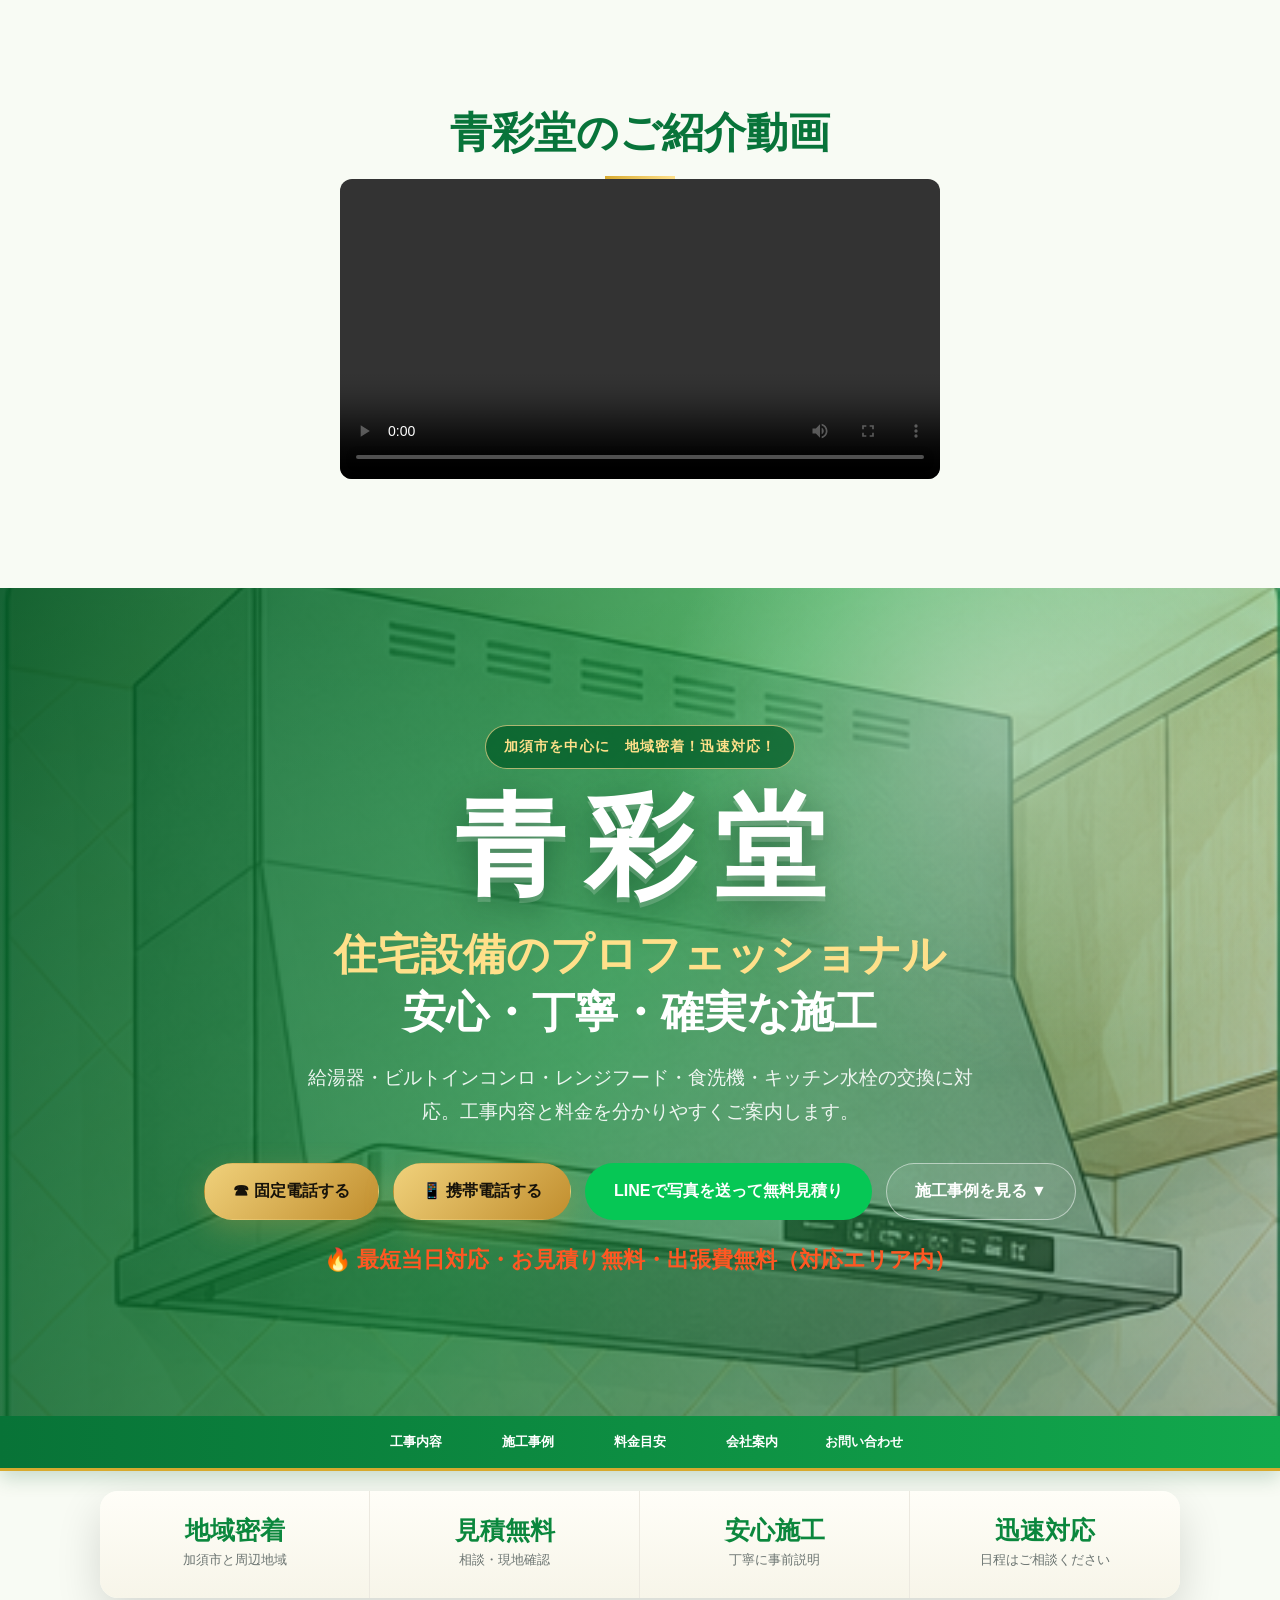
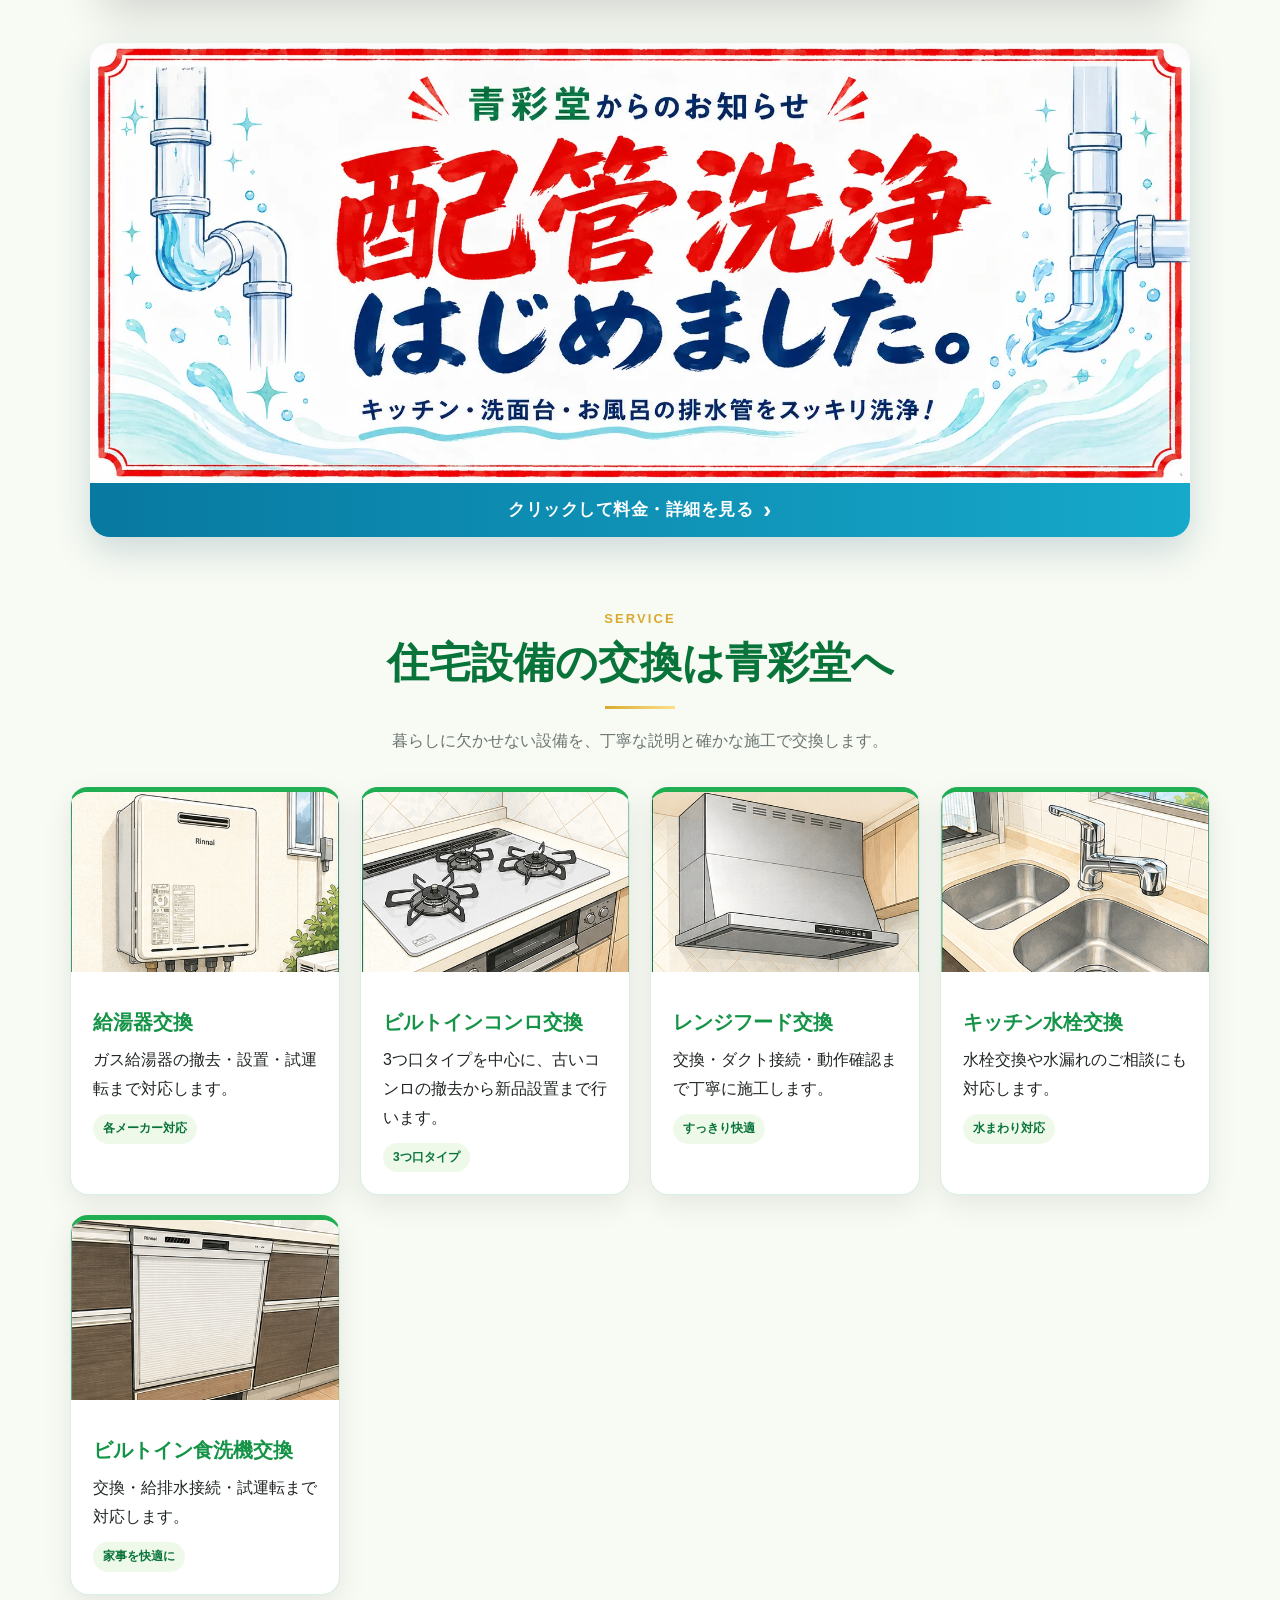
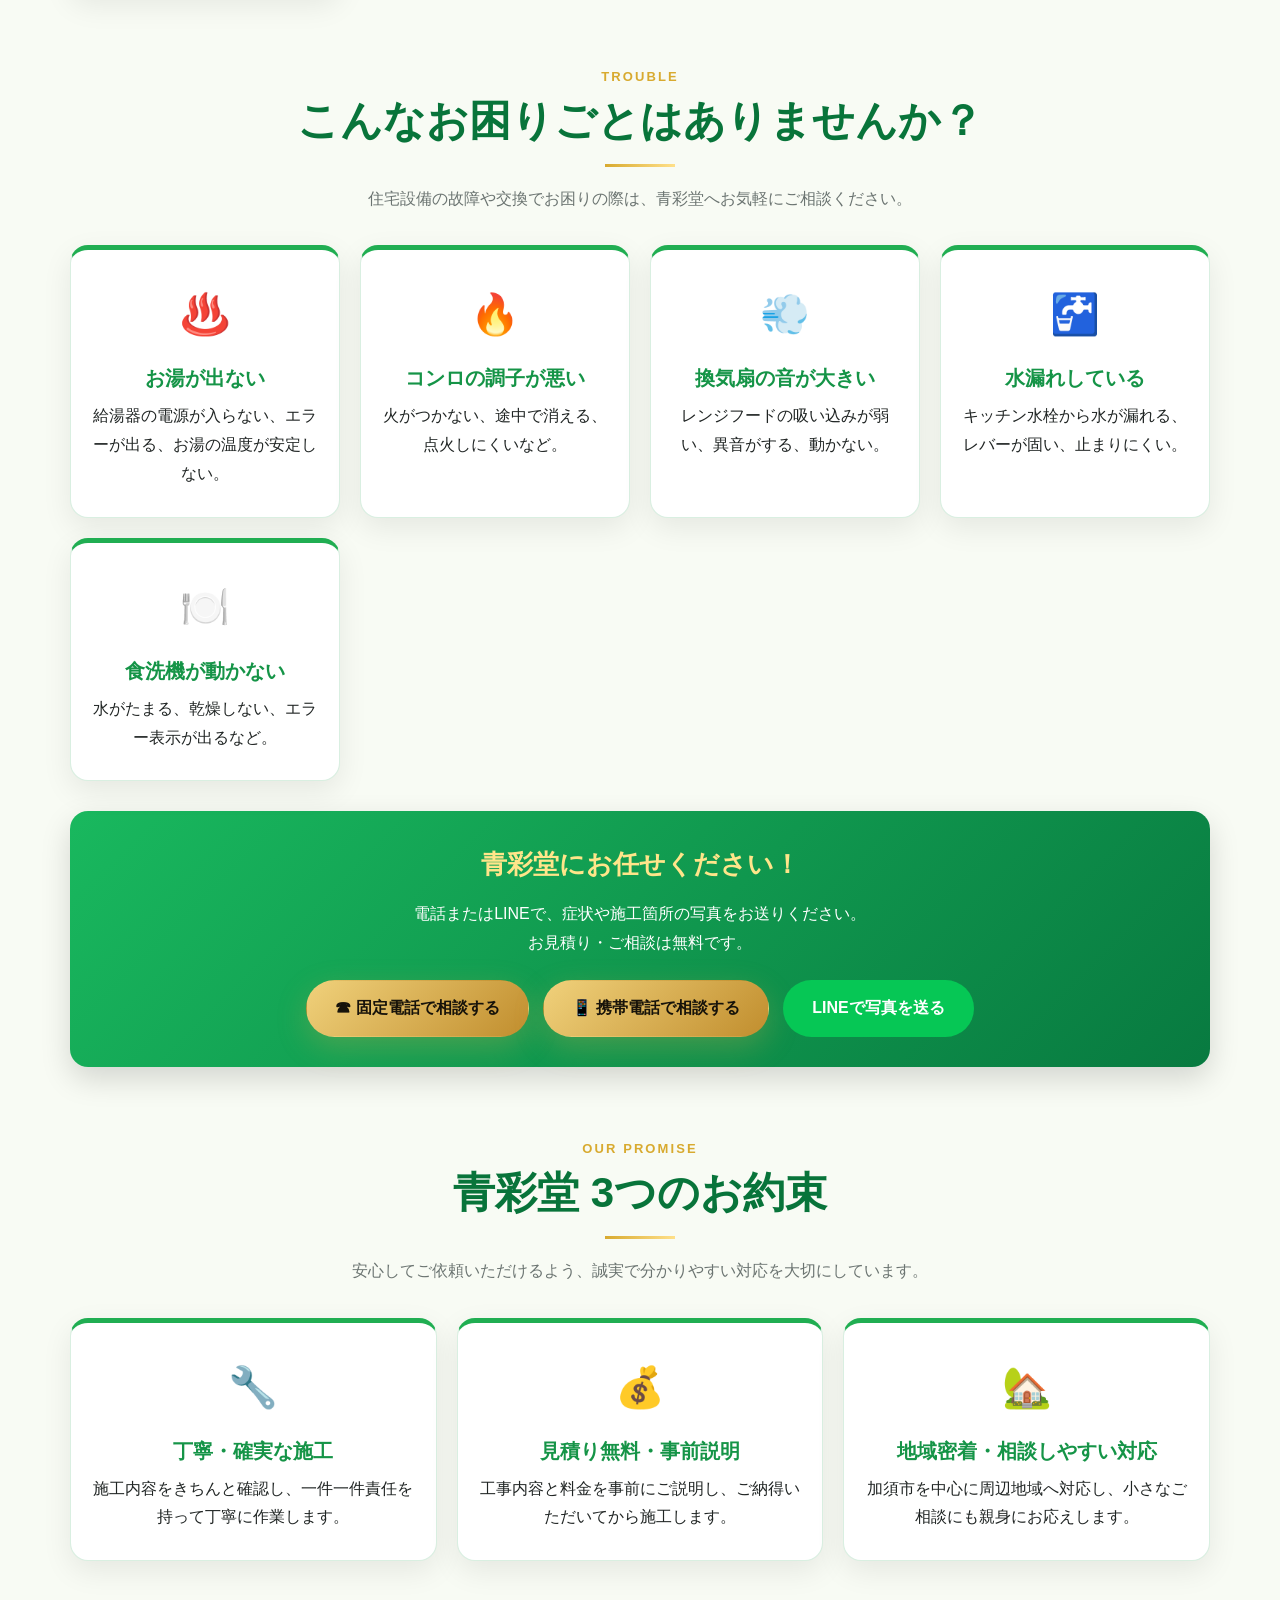
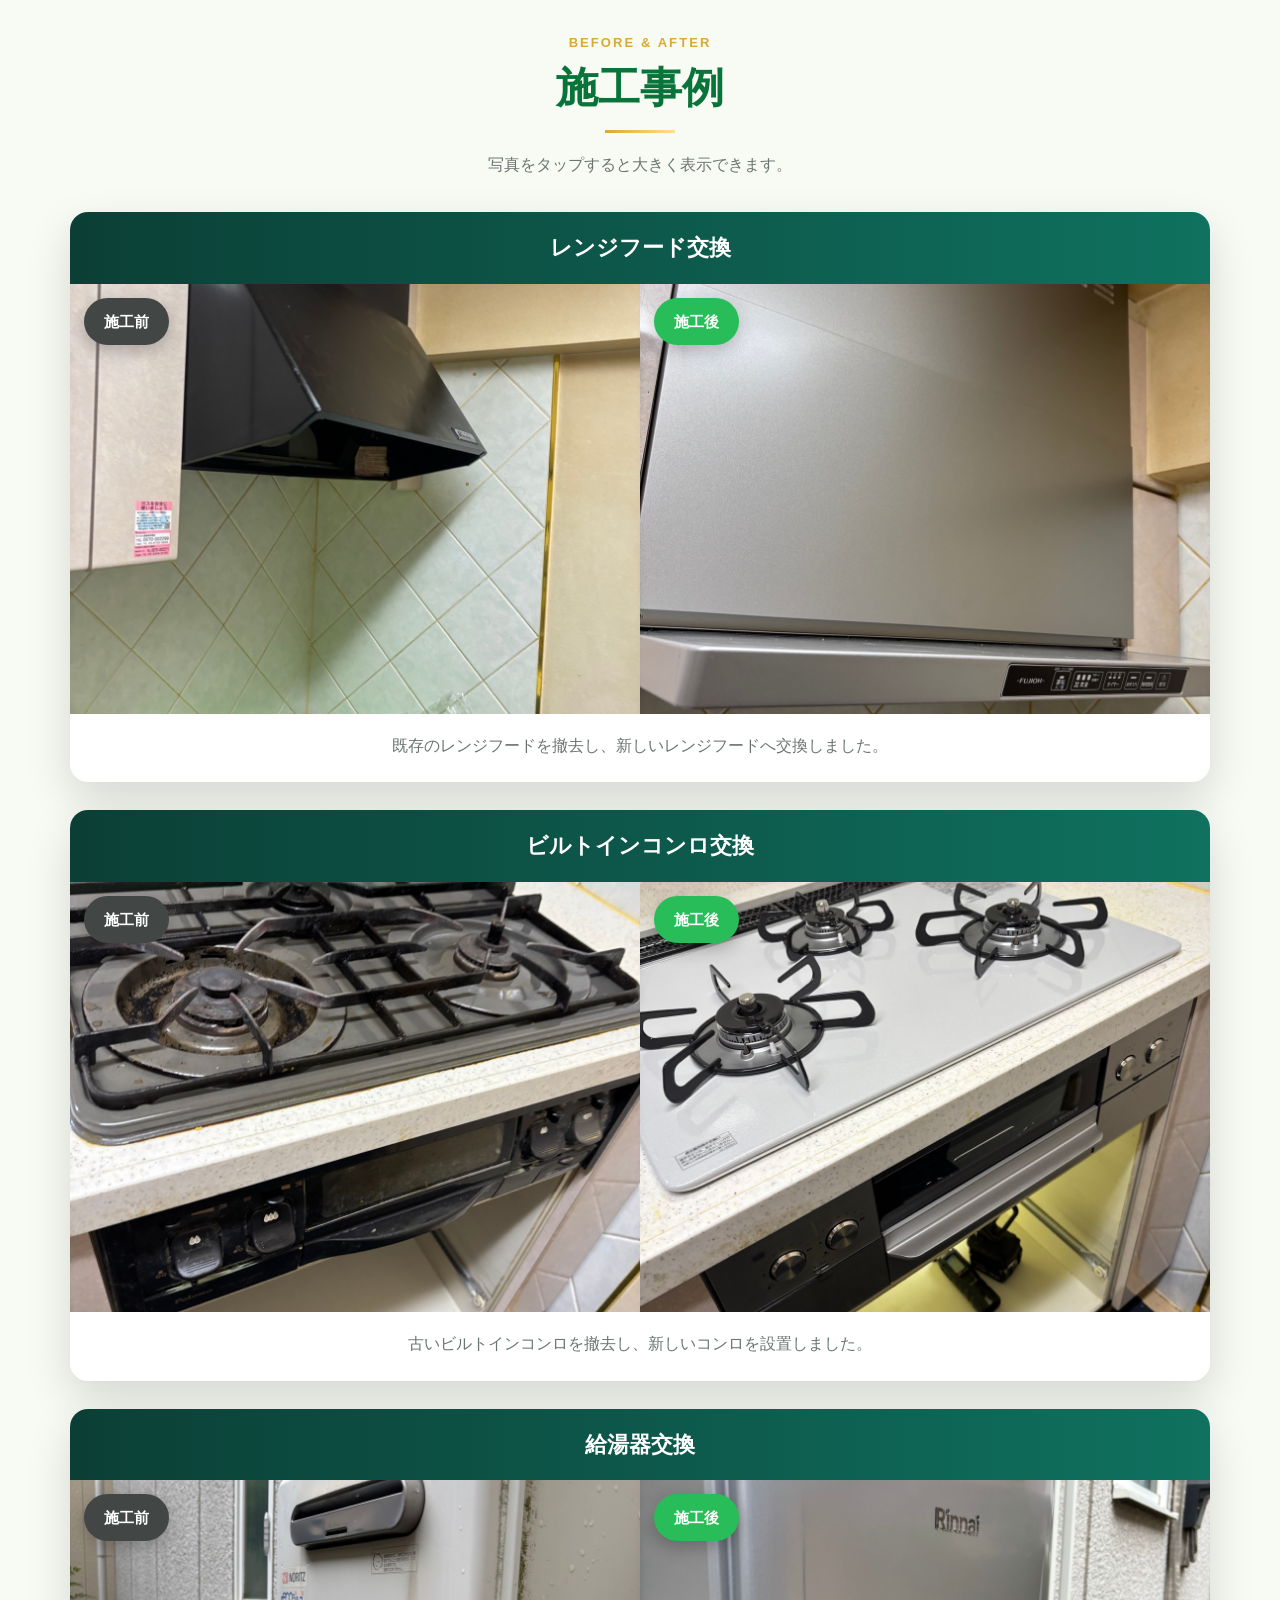
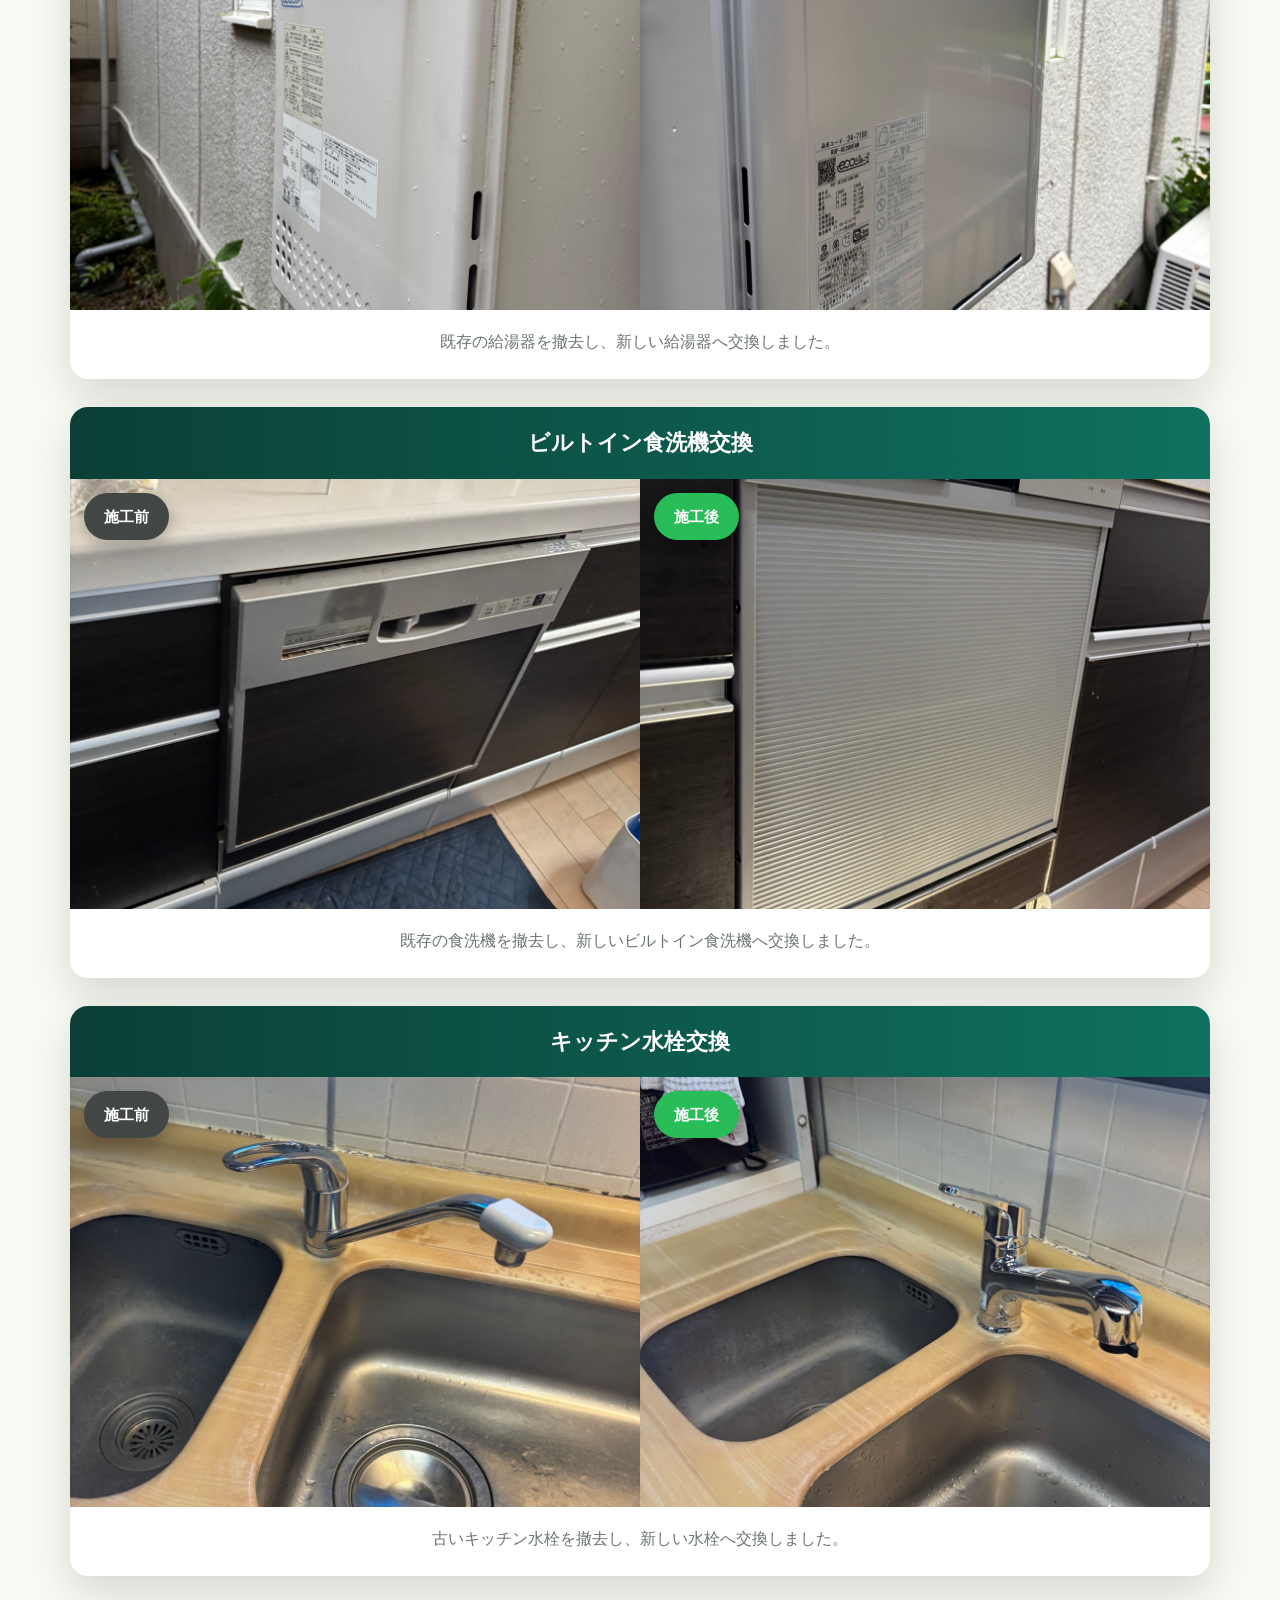
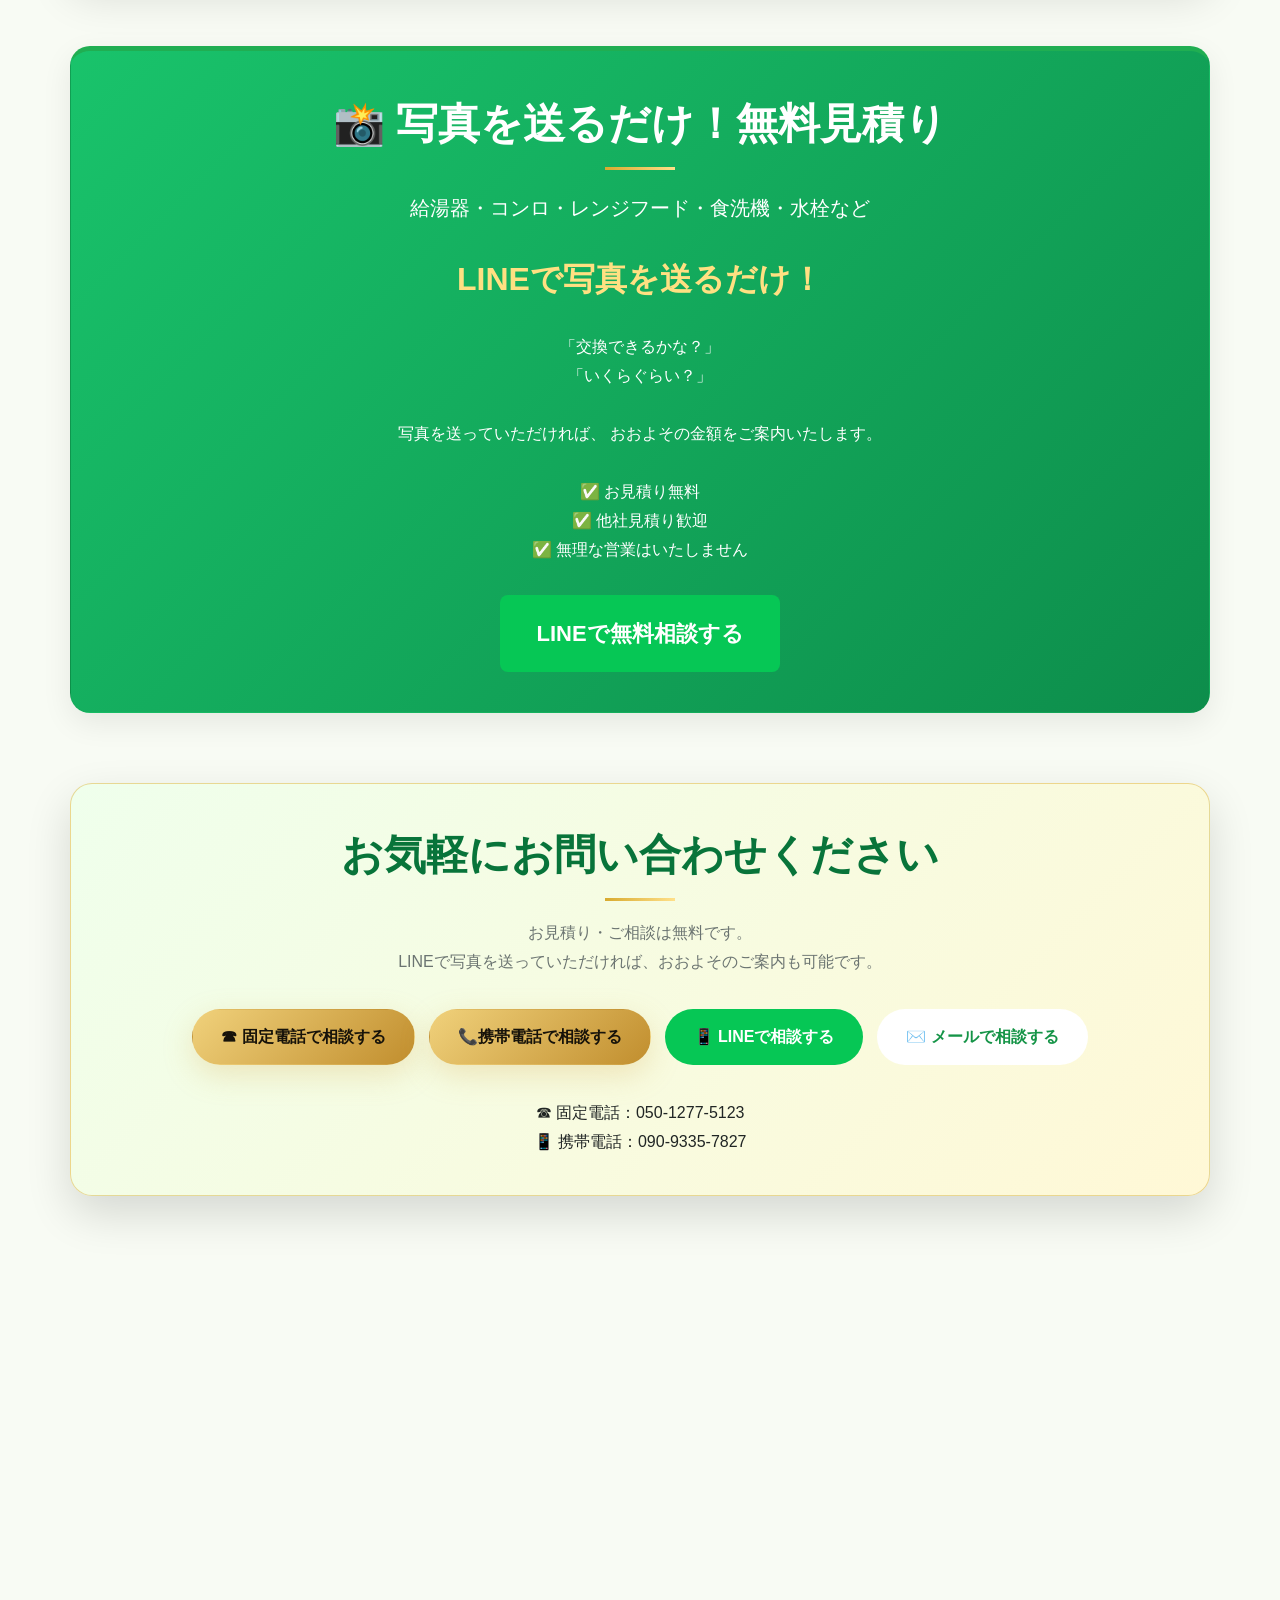
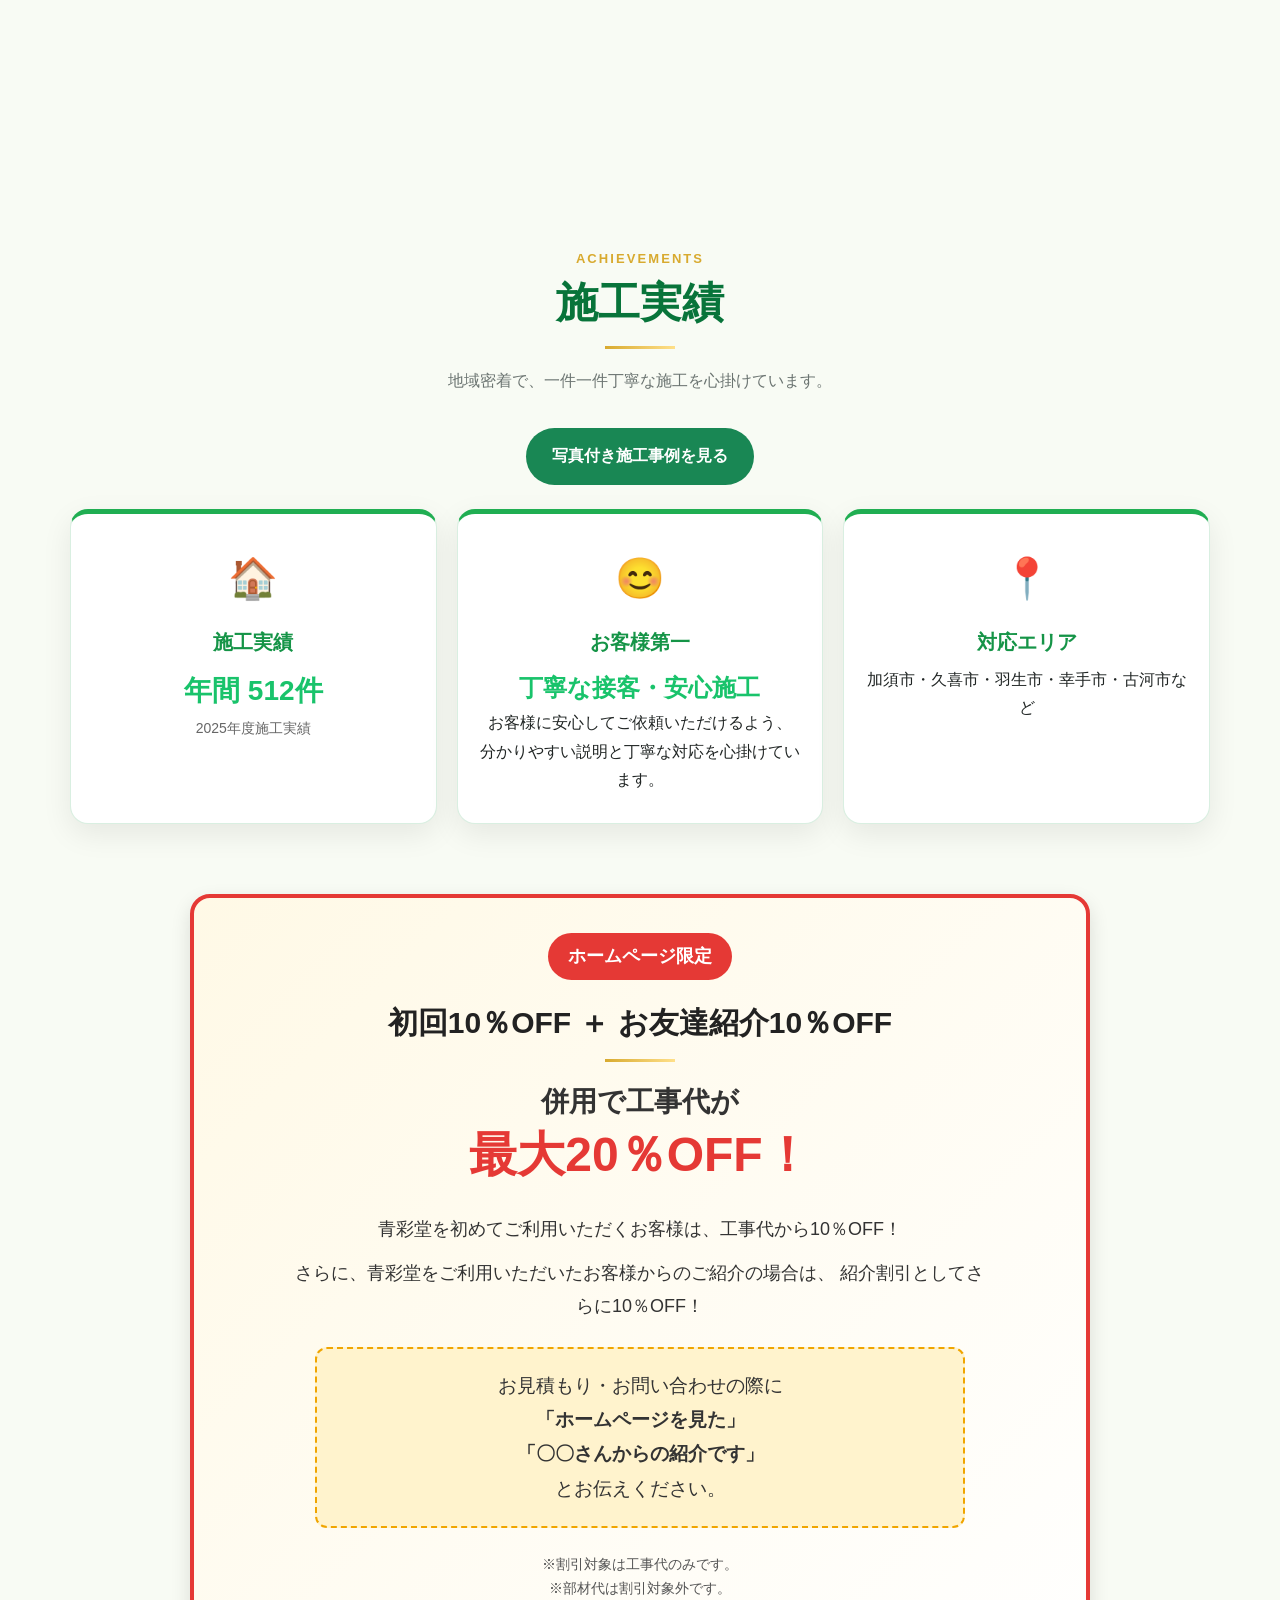
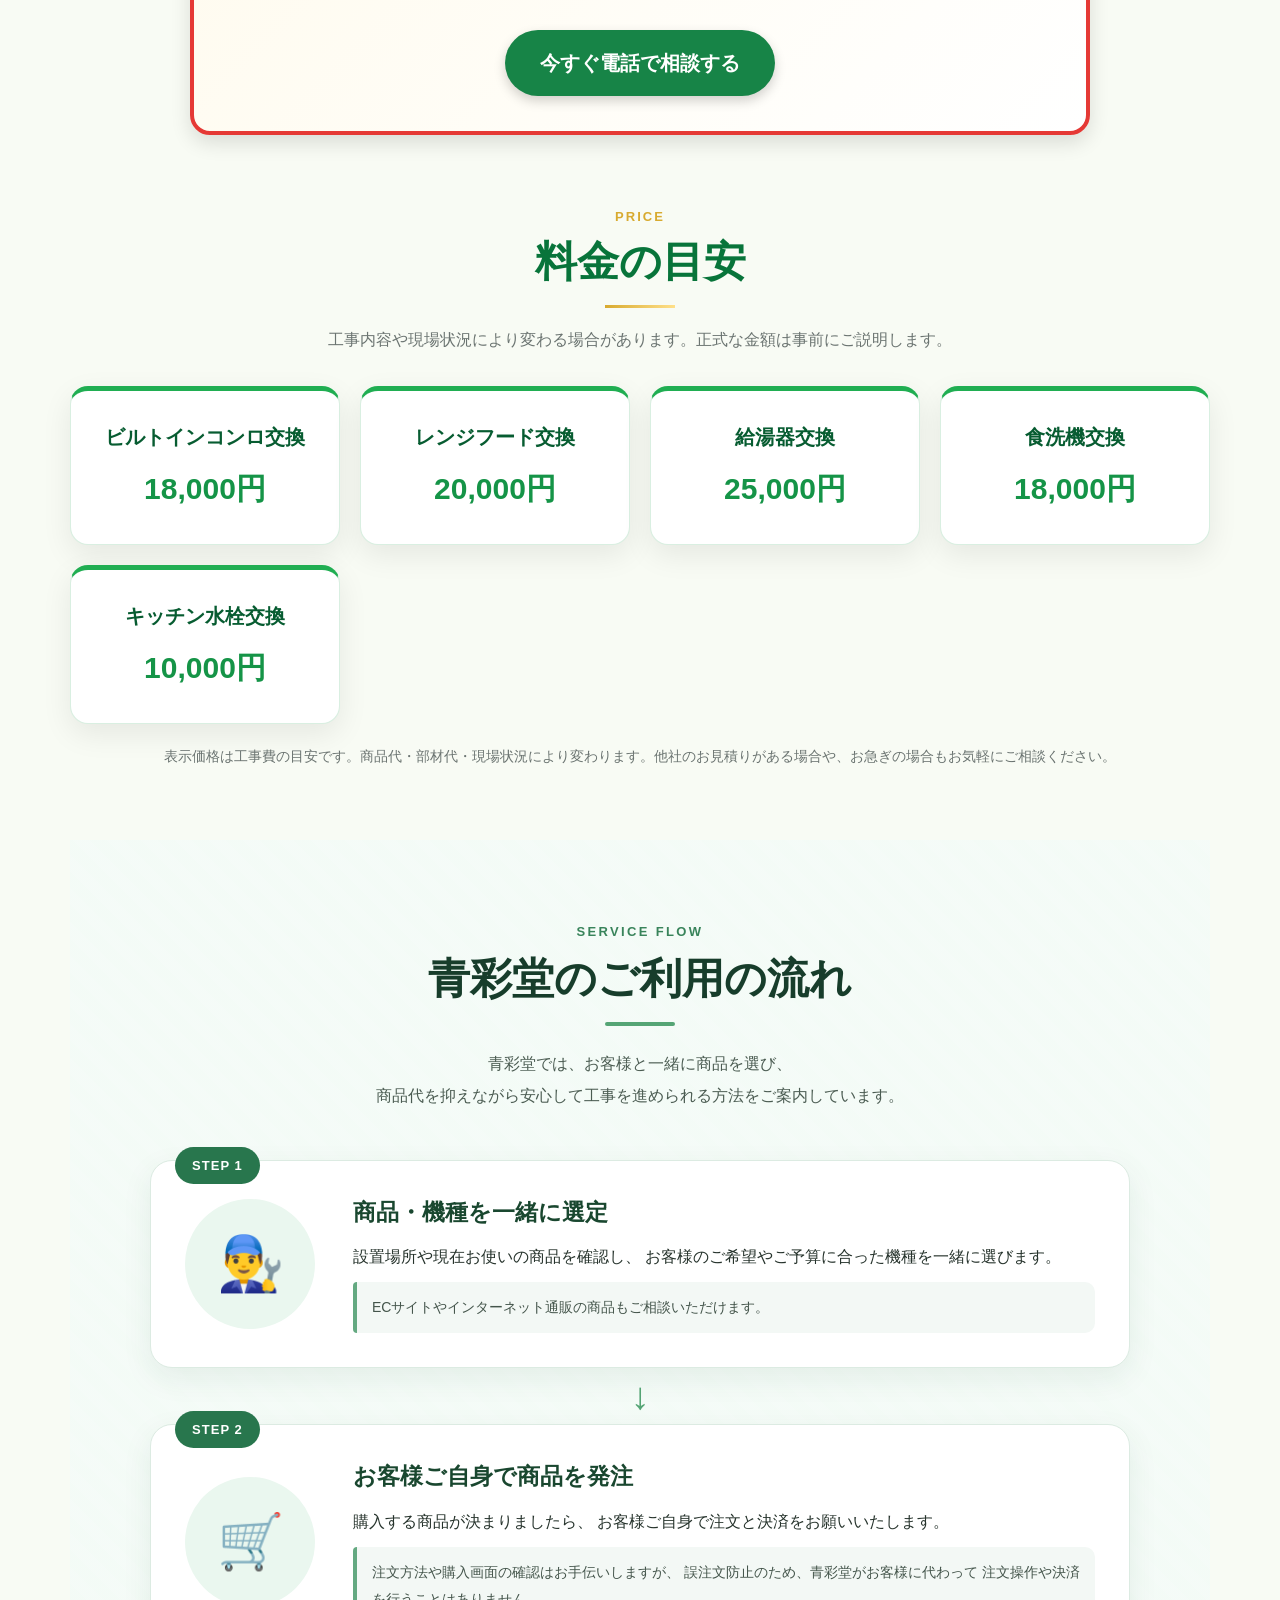
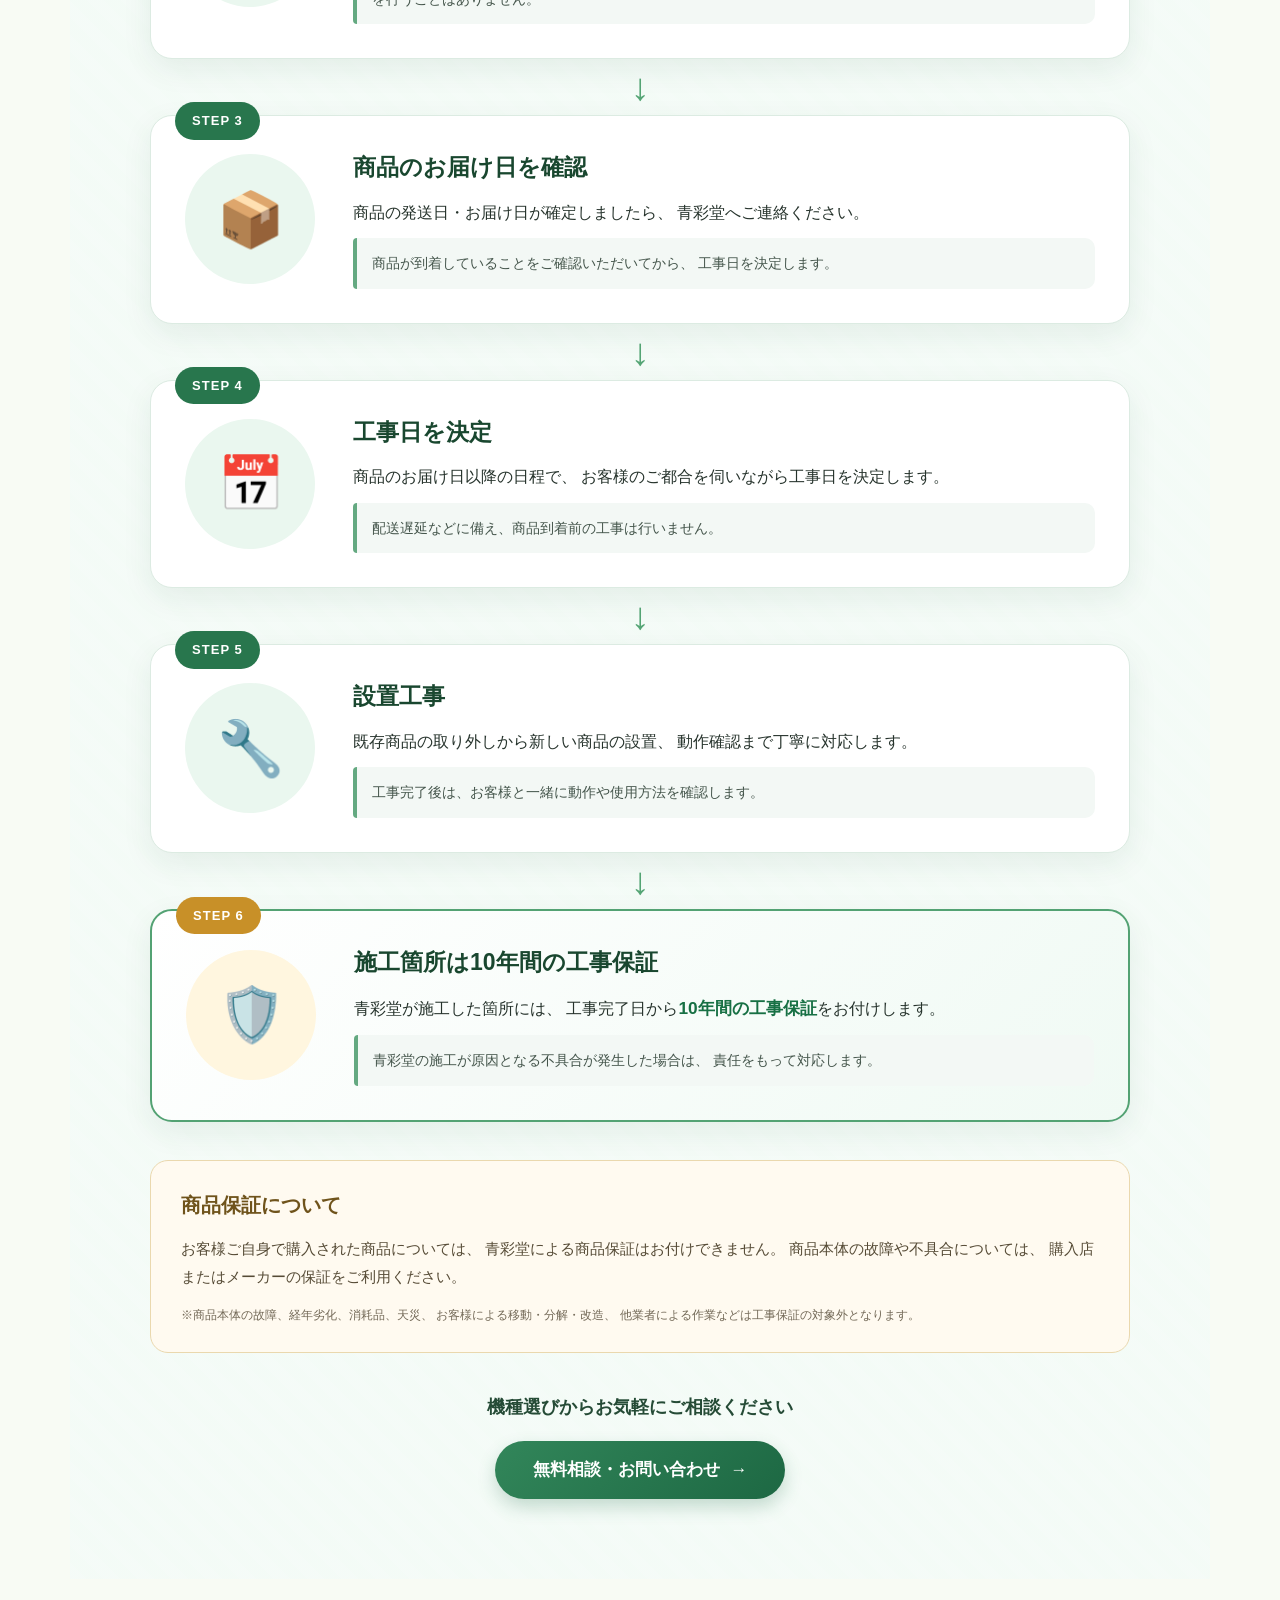
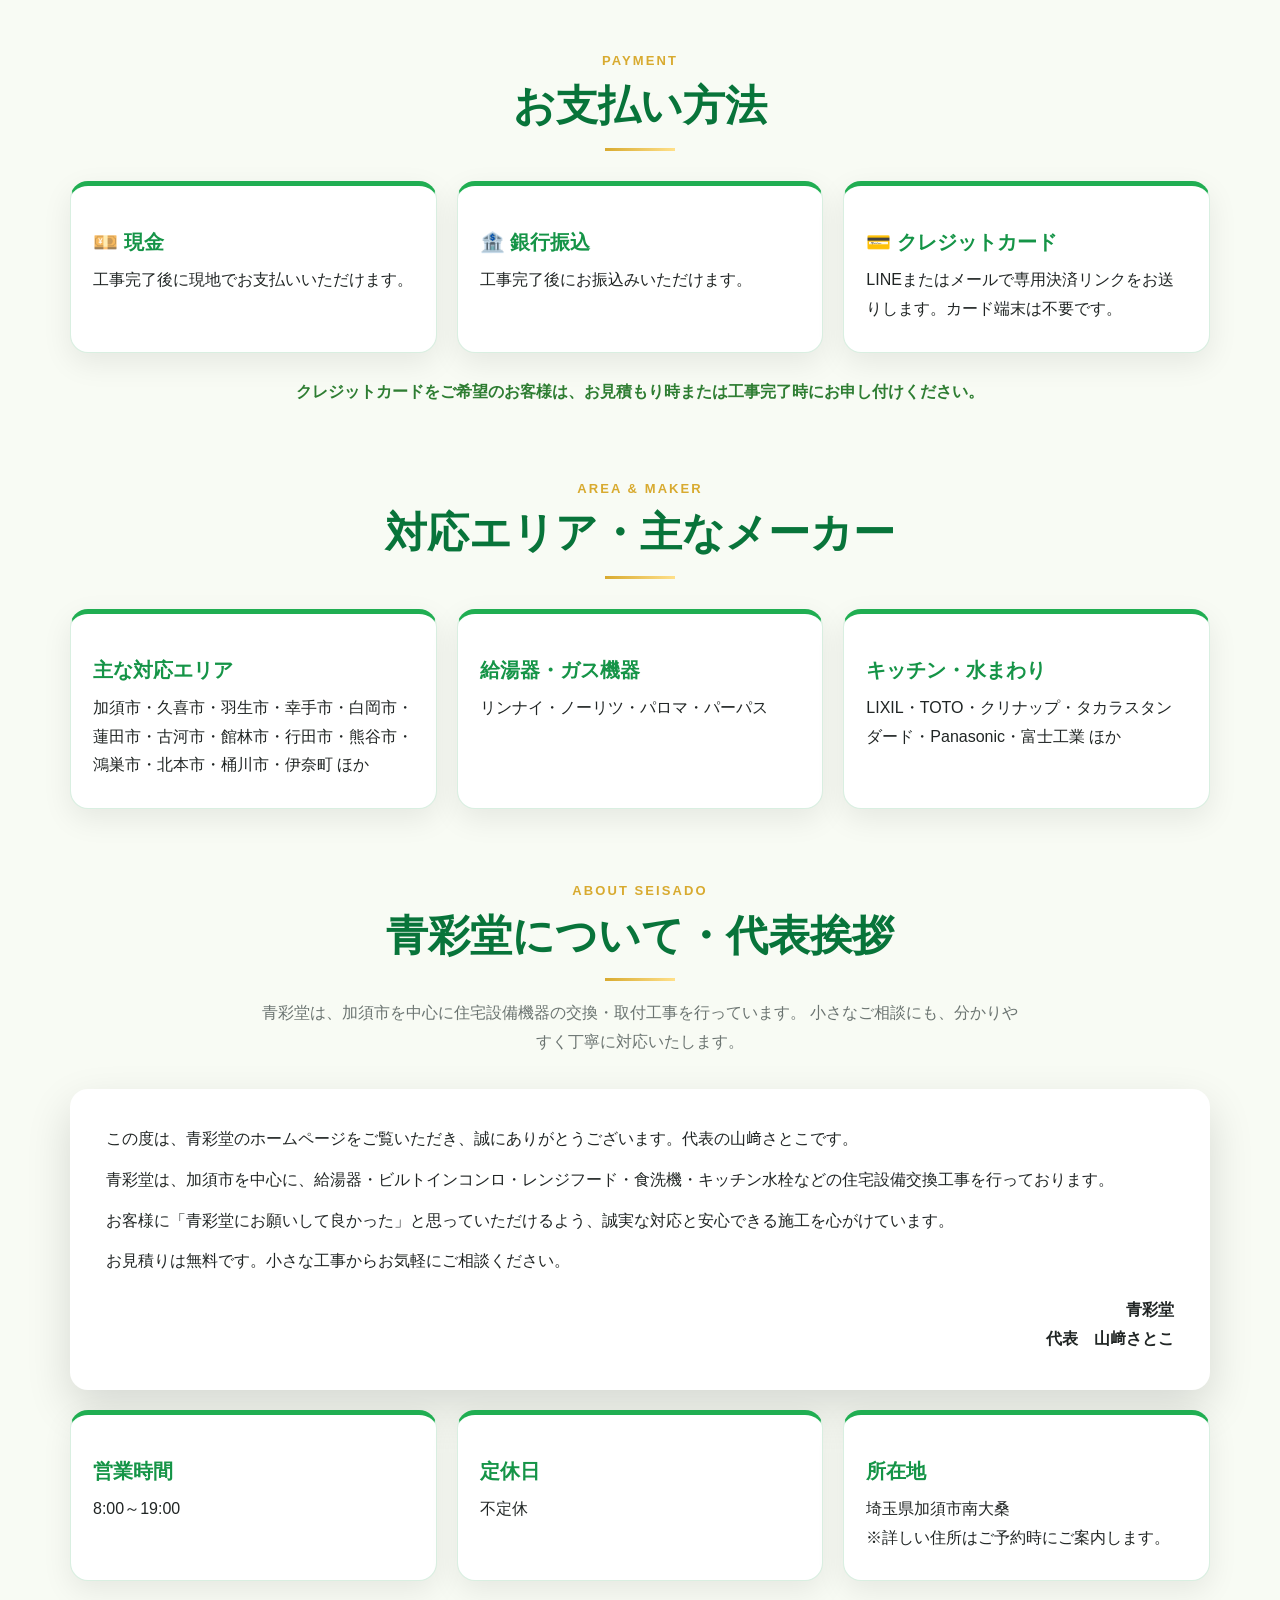
<file: index.html>
<!DOCTYPE html>
<html lang="ja">
<head>
  <meta charset="UTF-8">
  <meta name="viewport" content="width=device-width, initial-scale=1.0">
  <title>青彩堂｜加須市周辺の住宅設備工事</title>
  <meta name="description" content="埼玉県加須市の青彩堂です。給湯器・ビルトインコンロ・レンジフード・水栓・食洗機の交換工事に加え、加須市限定で配管洗浄も承ります。">
  <meta name="keywords" content="加須市 配管洗浄,加須市 給湯器交換,加須市 コンロ交換,レンジフード交換,住宅設備,青彩堂,久喜市,羽生市,幸手市,古河市">
  <meta name="author" content="青彩堂">
  <meta name="robots" content="index,follow">
  <meta property="og:title" content="青彩堂｜加須市の住宅設備工事">
  <meta property="og:description" content="給湯器・ビルトインコンロ・レンジフード・水栓・食洗機の交換なら青彩堂へ">
  <meta property="og:type" content="website">
  <link rel="icon" type="image/png" href="favicon.png">
  <link rel="apple-touch-icon" href="favicon.png">

  <style>
    :root {
      --black: #073b22;
      --deep: #075c31;
      --green: #159447;
      --green-light: #29bd59;
      --gold: #d8aa2f;
      --gold-light: #ffe08a;
      --white: #ffffff;
      --cream: #f5f1e8;
      --text: #202524;
      --muted: #6b7471;
      --shadow: 0 18px 45px rgba(0, 0, 0, .14);
    }

    * { margin: 0; padding: 0; box-sizing: border-box; }
    html { scroll-behavior: smooth; }
    body {
      font-family: "Yu Gothic", "Meiryo", sans-serif;
      color: var(--text);
      background: #f8fbf4;
      line-height: 1.8;
      overflow-x: hidden;
    }
    a { color: inherit; text-decoration: none; }
    img { display: block; width: 100%; }

    .hero {
      min-height: 92vh;
      display: flex;
      align-items: center;
      justify-content: center;
      position: relative;
      color: #fff;
      text-align: center;
      padding: 92px 20px 72px;
      background:
        linear-gradient(120deg, rgba(3, 91, 38, .92), rgba(25, 174, 73, .68) 48%, rgba(255,255,255,.12)),
        url("assets/range-after.png") center/cover no-repeat;
    }

    .hero::before {
      content: "";
      position: absolute;
      inset: 0;
      background:
        radial-gradient(circle at 78% 18%, rgba(255,255,255,.38), transparent 28%),
        linear-gradient(180deg, rgba(0,0,0,.04), rgba(0,49,19,.34));
    }

    .hero-content {
      position: relative;
      z-index: 2;
      width: min(980px, 100%);
      animation: heroIn 1s ease both;
    }

    @keyframes heroIn {
      from { opacity: 0; transform: translateY(25px); }
      to { opacity: 1; transform: translateY(0); }
    }

    .eyebrow {
      display: inline-flex;
      align-items: center;
      gap: 8px;
      padding: 8px 18px;
      border: 1px solid rgba(243, 215, 142, .7);
      background: rgba(0, 91, 38, .74);
      color: var(--gold-light);
      border-radius: 999px;
      font-size: 14px;
      font-weight: 700;
      letter-spacing: .08em;
      backdrop-filter: blur(6px);
    }

    .hero h1 {
      margin-top: 22px;
      font-size: clamp(54px, 11vw, 110px);
      line-height: 1;
      letter-spacing: .18em;
      text-indent: .18em;
      font-weight: 900;
      text-shadow: 0 5px 0 rgba(255,255,255,.18), 0 12px 35px rgba(0, 55, 20, .48);
    }

    .hero-copy {
      margin: 24px auto 0;
      font-size: clamp(24px, 4vw, 43px);
      font-weight: 800;
      line-height: 1.35;
    }

    .hero-copy span { color: var(--gold-light); }

    .hero-sub {
      max-width: 680px;
      margin: 20px auto 0;
      color: rgba(255,255,255,.9);
      font-size: clamp(15px, 2vw, 19px);
    }

    .hero-actions,
    .button-area {
      display: flex;
      justify-content: center;
      flex-wrap: wrap;
      gap: 14px;
    }

    .hero-actions { margin-top: 34px; }

    .btn {
      display: inline-flex;
      align-items: center;
      justify-content: center;
      min-height: 54px;
      padding: 13px 24px;
      border-radius: 8px;
      font-weight: 800;
      transition: .25s ease;
      border: 1px solid transparent;
    }

    .btn:hover { transform: translateY(-3px); filter: brightness(1.05); }
    .btn-gold {
      color: #17130a;
      background: linear-gradient(135deg, #f0d17b, #c18e2e);
      box-shadow: 0 10px 30px rgba(215, 173, 79, .28);
    }
    .btn-line { background: #06c755; color: #fff; }
    .btn-dark { background: rgba(255,255,255,.08); color: #fff; border-color: rgba(255,255,255,.5); }
    .btn-white { background: #fff; color: var(--green); }

    .mini-crowdfund {
      max-width: 760px;
      margin: 22px auto 0;
      padding: 11px 16px;
      border-left: 3px solid var(--gold);
      background: rgba(5, 91, 38, .68);
      color: rgba(255,255,255,.88);
      font-size: 13px;
      text-align: left;
      border-radius: 6px;
      backdrop-filter: blur(5px);
    }
    .mini-crowdfund strong { color: var(--gold-light); }

    nav {
      position: static;
      z-index: 1000;
      background: linear-gradient(90deg, #087337, #12a94d);
      border-bottom: 3px solid var(--gold);
      box-shadow: 0 7px 20px rgba(0, 92, 38, .20);
    }
    nav ul {
      max-width: 1180px;
      margin: auto;
      list-style: none;
      display: flex;
      justify-content: center;
      flex-wrap: wrap;
    }
    nav a {
      display: block;
      padding: 14px 16px;
      color: #fff;
      font-size: 13px;
      font-weight: 700;
    }
    nav a:hover { color: #173b1f; background: var(--gold-light); }

    .trust-strip {
      position: relative;
      z-index: 3;
      max-width: 1080px;
      margin: 20px auto 45px;
      display: grid;
      grid-template-columns: repeat(4, 1fr);
      background: linear-gradient(180deg, #fffef8, #f7f5e9);
      border-radius: 18px;
      box-shadow: var(--shadow);
      overflow: hidden;
    }
    .trust-item {
      padding: 24px 14px;
      text-align: center;
      border-right: 1px solid #ece9e0;
    }
    .trust-item:last-child { border-right: 0; }
    .trust-item strong {
      display: block;
      color: #0b873d;
      font-size: 25px;
      line-height: 1.2;
    }
    .trust-item span { color: var(--muted); font-size: 13px; }

    section {
      width: min(1140px, calc(100% - 34px));
      margin: 70px auto;
    }

    .section-kicker {
      text-align: center;
      color: var(--gold);
      font-size: 13px;
      font-weight: 900;
      letter-spacing: .16em;
      text-transform: uppercase;
    }

    section h2 {
      margin-top: 5px;
      text-align: center;
      color: #08743a;
      font-size: clamp(29px, 4vw, 42px);
      line-height: 1.35;
    }
    section h2::after {
      content: "";
      display: block;
      width: 70px;
      height: 3px;
      margin: 14px auto 0;
      background: linear-gradient(90deg, var(--gold), var(--gold-light));
    }

    .section-lead {
      max-width: 760px;
      margin: 18px auto 32px;
      text-align: center;
      color: var(--muted);
    }

    .dark-section {
      width: 100%;
      max-width: none;
      padding: 75px max(18px, calc((100% - 1140px)/2));
      background: linear-gradient(135deg, #075d30, #0fa348);
      color: #fff;
    }
    .dark-section h2 { color: #fff; }
    .dark-section .section-lead { color: rgba(255,255,255,.72); }

    .cards {
      display: grid;
      grid-template-columns: repeat(auto-fit, minmax(220px, 1fr));
      gap: 20px;
    }

    .card {
      background: #fff;
      border-radius: 15px;
      padding: 28px 22px;
      box-shadow: 0 10px 30px rgba(0,0,0,.08);
      border: 1px solid rgba(19, 153, 68, .16);
      border-top: 5px solid #20ae52;
      transition: .3s ease;
    }
    .card:hover { transform: translateY(-6px); box-shadow: var(--shadow); }
    .card .icon { font-size: 40px; }
    .card h3 { color: var(--green); margin: 10px 0 6px; font-size: 20px; }


    .service-card { padding: 0; overflow: hidden; }
    .service-card img { height: 180px; object-fit: cover; }
    .service-card .service-body { padding: 22px; }
    .service-card .service-tag { display:inline-block; margin-top:10px; padding:4px 10px; border-radius:999px; background:#eff9e9; color:#08743a; font-size:12px; font-weight:800; }

    .work-card {
      margin-top: 28px;
      overflow: hidden;
      border-radius: 16px;
      background: #fff;
      box-shadow: var(--shadow);
    }
    .work-card h3 {
      padding: 16px 20px;
      color: #fff;
      background: linear-gradient(90deg, #0b3f36, #0f715f);
      text-align: center;
      font-size: 22px;
    }
    .before-after { display: grid; grid-template-columns: 1fr 1fr; }
    .photo-box { position: relative; overflow: hidden; background: #ddd; }
    .photo-box img {
      height: 430px;
      object-fit: cover;
      cursor: zoom-in;
      transition: transform .5s ease;
    }
    .photo-box:hover img { transform: scale(1.03); }
    .photo-label {
    position: absolute;
    top: 14px;
    left: 14px;
    z-index: 2;

    padding: 10px 20px;
    border-radius: 999px;

    background: #19c36b;
    color: #fff;

    font-size: 15px;
    font-weight: bold;

    box-shadow: 0 6px 18px rgba(0,0,0,.25);
}
    .before-label { background: #424746; }
    .after-label { background: var(--green-light); }
    .work-text { padding: 18px 20px 22px; text-align: center; color: var(--muted); }

    .promise-grid { counter-reset: promise; }
    .promise-card {
      position: relative;
      padding-top: 54px;
      background: rgba(255,255,255,.06);
      border: 1px solid rgba(255,255,255,.12);
      color: rgba(255,255,255,.82);
      box-shadow: none;
    }
    .promise-card::before {
      counter-increment: promise;
      content: "0" counter(promise);
      position: absolute;
      top: 16px;
      left: 20px;
      color: var(--gold-light);
      font-size: 25px;
      font-weight: 900;
    }
    .promise-card h3 { color: #fff; }

    .price-card { text-align: center; }
    .price-card strong { display: block; color: var(--deep); font-size: 20px; }
    .price-card .price { margin-top: 7px; color: var(--green); font-size: 30px; font-weight: 900; }
    .price-note { margin-top: 20px; text-align: center; color: var(--muted); font-size: 14px; }

    .profile-box,
    .contact,
    .cafe-banner {
      border-radius: 18px;
      padding: 36px;
      box-shadow: var(--shadow);
    }
    .profile-box { background: #fff; }
    .profile-box p + p { margin-top: 12px; }

    .cafe-banner {
      background: linear-gradient(135deg, #f8ffe9, #fff2b8);
      border: 1px solid #dfbd72;
      text-align: center;
    }
    .cafe-banner h2 { color: #4d3711; }
    .cafe-banner .cafe-small {
      display: inline-block;
      margin-top: 15px;
      padding: 7px 14px;
      border-radius: 999px;
      background: #4d3711;
      color: #fff;
      font-size: 13px;
      font-weight: 800;
    }

    .contact {
      background: linear-gradient(135deg, #08743a, #15b856);
      color: #fff;
      text-align: center;
    }
    .contact h2 { color: #fff; }
    .contact-details { margin: 22px 0; font-size: 17px; }
    .contact-details a { font-weight: 800; }



    /* ホームページお問い合わせフォーム */
    .contact-form-wrap {
      max-width: 860px;
      margin: 30px auto 0;
      padding: 34px;
      background: #fff;
      border: 1px solid rgba(19, 153, 68, .18);
      border-top: 6px solid var(--green);
      border-radius: 20px;
      box-shadow: var(--shadow);
    }

    .contact-form-grid {
      display: grid;
      grid-template-columns: 1fr 1fr;
      gap: 20px;
    }

    .form-group { text-align: left; }
    .form-group.full { grid-column: 1 / -1; }

    .form-group label {
      display: block;
      margin-bottom: 7px;
      color: var(--deep);
      font-weight: 800;
    }

    .form-required {
      display: inline-block;
      margin-left: 6px;
      padding: 1px 7px;
      border-radius: 999px;
      background: #d94a3a;
      color: #fff;
      font-size: 11px;
      vertical-align: 2px;
    }

    .contact-form-wrap input,
    .contact-form-wrap select,
    .contact-form-wrap textarea {
      width: 100%;
      padding: 13px 14px;
      border: 1px solid #cdd8d1;
      border-radius: 9px;
      background: #fbfdfb;
      color: var(--text);
      font: inherit;
      transition: .2s ease;
    }

    .contact-form-wrap textarea {
      min-height: 150px;
      resize: vertical;
    }

    .contact-form-wrap input:focus,
    .contact-form-wrap select:focus,
    .contact-form-wrap textarea:focus {
      outline: none;
      border-color: var(--green);
      box-shadow: 0 0 0 3px rgba(21, 148, 71, .14);
      background: #fff;
    }

    .form-note {
      margin: 18px 0;
      padding: 14px 16px;
      border-radius: 10px;
      background: #eff9e9;
      color: #31533d;
      font-size: 14px;
      text-align: left;
    }

    .form-submit {
      display: block;
      width: min(100%, 360px);
      margin: 24px auto 0;
      min-height: 58px;
      border: 0;
      border-radius: 999px;
      background: linear-gradient(135deg, #1fbd5b, #08743a);
      color: #fff;
      font-size: 18px;
      font-weight: 900;
      cursor: pointer;
      box-shadow: 0 10px 26px rgba(8, 116, 58, .25);
      transition: .25s ease;
    }

    .form-submit:hover {
      transform: translateY(-2px);
      filter: brightness(1.05);
    }


    iframe { width: 100%; border: 0; border-radius: 12px; }

    footer {
      margin-top: 60px;
      padding: 28px 15px 90px;
      background: #050808;
      color: rgba(255,255,255,.7);
      text-align: center;
      font-size: 13px;
    }

    .fixed-contact { display: none; }

    .reveal { opacity: 0; transform: translateY(28px); transition: .75s ease; }
    .reveal.show { opacity: 1; transform: translateY(0); }

    #imageModal {
      display: none;
      position: fixed;
      inset: 0;
      z-index: 9999;
      align-items: center;
      justify-content: center;
      padding: 20px;
      background: rgba(0,0,0,.92);
    }
    #modalImage { max-width: 92vw; max-height: 88vh; object-fit: contain; }
    .modal-close {
      position: fixed;
      top: 20px;
      right: 20px;
      width: 48px;
      height: 48px;
      border: 0;
      border-radius: 50%;
      color: #fff;
      background: rgba(255,255,255,.14);
      font-size: 34px;
      cursor: pointer;
    }

    @media (max-width: 800px) {
      body { padding-bottom: 64px; }
      .hero { min-height: 82vh; padding: 78px 18px 55px; }
      .hero h1 { letter-spacing: .12em; text-indent: .12em; }
      .hero-actions .btn { width: min(100%, 320px); }
      nav { position: static; }
      nav a { padding: 10px 8px; font-size: 11px; }
      .trust-strip { grid-template-columns: repeat(2, 1fr); margin: 18px 17px 38px; }
      .trust-item:nth-child(2) { border-right: 0; }
      .trust-item:nth-child(-n+2) { border-bottom: 1px solid #ece9e0; }
      section { margin: 52px auto; }
      .dark-section { padding-top: 58px; padding-bottom: 58px; }
      .before-after { grid-template-columns: 1fr; }
      .photo-box img { height: 340px; }
      .profile-box, .contact, .cafe-banner { padding: 26px 18px; }
      .fixed-contact {
        display: grid;
        grid-template-columns: repeat(3, 1fr);
        position: fixed;
        left: 0;
        right: 0;
        bottom: 0;
        z-index: 3000;
        box-shadow: 0 -5px 20px rgba(0,0,0,.25);
      }
      .fixed-contact a { padding: 12px 4px; color: #fff; text-align: center; font-size: 13px; font-weight: 800; }
      .fixed-tel { background: #c38d27; }
      .fixed-line { background: #06c755; }
      .fixed-mail { background: #1769aa; }
      footer { padding-bottom: 30px; }
    }

    /* 最終調整：見やすさと統一感 */
    nav a {
      min-width: 112px;
      text-align: center;
    }

    .work-card,
    .card,
    .profile-box,
    .contact,
    .cafe-banner {
      border-radius: 18px;
    }

    .button-area .btn,
    .hero-actions .btn {
      border-radius: 999px;
      padding-left: 28px;
      padding-right: 28px;
    }

    #contact-last {
      padding: 38px 24px;
      border-radius: 22px;
      background: linear-gradient(135deg, #efffec, #fff8d6);
      border: 1px solid rgba(216, 170, 47, .45);
      box-shadow: var(--shadow);
      text-align: center;
    }

    #voice .card {
      border-top-color: var(--gold);
    }

    @media (max-width: 800px) {
      nav a {
        min-width: auto;
      }

      #contact-last {
        padding: 28px 18px;
      }

      .contact-form-wrap { padding: 24px 18px; }
      .contact-form-grid { grid-template-columns: 1fr; }
      .form-group.full { grid-column: auto; }
    }
/* ================================
   青彩堂のご利用の流れ
================================ */

.seisado-flow {
  padding: 80px 20px;
  background:
    linear-gradient(rgba(244, 251, 247, 0.94), rgba(244, 251, 247, 0.94)),
    repeating-linear-gradient(
      45deg,
      #ffffff,
      #ffffff 12px,
      #f2f8f4 12px,
      #f2f8f4 24px
    );
  color: #26332c;
}

.seisado-flow-inner {
  width: min(100%, 980px);
  margin: 0 auto;
}

.seisado-flow-label {
  margin: 0 0 8px;
  color: #39845b;
  font-size: 13px;
  font-weight: 800;
  letter-spacing: 0.18em;
  text-align: center;
}

.seisado-flow-title {
  position: relative;
  margin: 0 0 22px;
  padding-bottom: 18px;
  color: #173d2b;
  font-size: clamp(28px, 5vw, 42px);
  line-height: 1.35;
  text-align: center;
}

.seisado-flow-title::after {
  position: absolute;
  bottom: 0;
  left: 50%;
  width: 70px;
  height: 4px;
  background: #55a575;
  border-radius: 999px;
  content: "";
  transform: translateX(-50%);
}

.seisado-flow-lead {
  margin: 0 auto 48px;
  color: #4b5c52;
  font-size: 16px;
  line-height: 2;
  text-align: center;
}

.seisado-flow-list {
  display: flex;
  flex-direction: column;
  align-items: center;
}

.seisado-flow-item {
  position: relative;
  display: grid;
  grid-template-columns: 140px 1fr;
  gap: 28px;
  align-items: center;
  width: 100%;
  padding: 34px;
  background: #ffffff;
  border: 1px solid #dcebe2;
  border-radius: 22px;
  box-shadow: 0 10px 30px rgba(28, 77, 49, 0.08);
}

.seisado-flow-number {
  position: absolute;
  top: -14px;
  left: 24px;
  padding: 7px 17px;
  background: #28764d;
  border-radius: 999px;
  color: #ffffff;
  font-size: 13px;
  font-weight: 800;
  letter-spacing: 0.08em;
}

.seisado-flow-icon {
  display: flex;
  align-items: center;
  justify-content: center;
  width: 130px;
  height: 130px;
  background: #eaf7ef;
  border-radius: 50%;
  color: #36865a;
}

.seisado-flow-icon svg {
  width: 82px;
  height: 82px;
}

.seisado-flow-text h3 {
  margin: 0 0 13px;
  color: #19472f;
  font-size: 23px;
  line-height: 1.5;
}

.seisado-flow-text p {
  margin: 0;
  font-size: 16px;
  line-height: 1.9;
}

.seisado-flow-text strong {
  color: #177044;
  font-size: 1.08em;
}

.seisado-flow-note {
  margin-top: 10px !important;
  padding: 12px 15px;
  background: #f3f8f5;
  border-left: 4px solid #64a981;
  border-radius: 4px 10px 10px 4px;
  color: #44554b;
  font-size: 14px !important;
}

.seisado-flow-arrow {
  margin: 9px 0;
  color: #55a575;
  font-size: 38px;
  font-weight: 800;
  line-height: 1;
}

.seisado-flow-warranty {
  border: 2px solid #53a273;
  background: linear-gradient(135deg, #ffffff, #f0faf4);
}

.seisado-flow-warranty .seisado-flow-number {
  background: #c89028;
}

.seisado-flow-warranty .seisado-flow-icon {
  background: #fff6df;
  color: #b27b16;
}

.seisado-flow-caution {
  margin-top: 38px;
  padding: 26px 30px;
  background: #fffaf0;
  border: 1px solid #ead8ae;
  border-radius: 18px;
}

.seisado-flow-caution h3 {
  margin: 0 0 12px;
  color: #6f531b;
  font-size: 20px;
}

.seisado-flow-caution p {
  margin: 0;
  color: #564b36;
  font-size: 15px;
  line-height: 1.9;
}

.seisado-flow-caution .seisado-flow-small {
  margin-top: 12px;
  color: #736957;
  font-size: 12px;
}

.seisado-flow-contact {
  margin-top: 38px;
  text-align: center;
}

.seisado-flow-contact p {
  margin: 0 0 17px;
  color: #254b36;
  font-size: 18px;
  font-weight: 700;
}

.seisado-flow-button {
  display: inline-flex;
  align-items: center;
  justify-content: center;
  min-width: 290px;
  min-height: 58px;
  padding: 14px 30px;
  background: linear-gradient(135deg, #32865a, #1d6843);
  border-radius: 999px;
  box-shadow: 0 8px 18px rgba(31, 107, 69, 0.23);
  color: #ffffff;
  font-size: 17px;
  font-weight: 800;
  text-decoration: none;
  transition: 0.25s ease;
}

.seisado-flow-button::after {
  margin-left: 11px;
  content: "→";
}

.seisado-flow-button:hover {
  box-shadow: 0 12px 24px rgba(31, 107, 69, 0.3);
  transform: translateY(-2px);
}

/* スマートフォン */
@media (max-width: 700px) {
  .seisado-flow {
    padding: 60px 15px;
  }

  .seisado-flow-lead {
    margin-bottom: 38px;
    text-align: left;
  }

  .pc-only {
    display: none;
  }

  .seisado-flow-item {
    display: flex;
    flex-direction: column;
    gap: 18px;
    padding: 38px 20px 25px;
    text-align: center;
  }

  .seisado-flow-number {
    left: 50%;
    transform: translateX(-50%);
  }

  .seisado-flow-icon {
    width: 105px;
    height: 105px;
  }

  .seisado-flow-icon svg {
    width: 68px;
    height: 68px;
  }

  .seisado-flow-text h3 {
    font-size: 20px;
  }

  .seisado-flow-text p {
    font-size: 15px;
    text-align: left;
  }

  .seisado-flow-note {
    text-align: left;
  }

  .seisado-flow-caution {
    padding: 22px 18px;
  }

  .seisado-flow-button {
    width: 100%;
    min-width: 0;
  }
}
/* ================================
   青彩堂のご利用の流れ
================================ */

.seisado-flow {
  padding: 80px 20px;
  background:
    linear-gradient(rgba(244, 251, 247, 0.94), rgba(244, 251, 247, 0.94)),
    repeating-linear-gradient(
      45deg,
      #ffffff,
      #ffffff 12px,
      #f2f8f4 12px,
      #f2f8f4 24px
    );
  color: #26332c;
}

.seisado-flow-inner {
  width: min(100%, 980px);
  margin: 0 auto;
}

.seisado-flow-label {
  margin: 0 0 8px;
  color: #39845b;
  font-size: 13px;
  font-weight: 800;
  letter-spacing: 0.18em;
  text-align: center;
}

.seisado-flow-title {
  position: relative;
  margin: 0 0 22px;
  padding-bottom: 18px;
  color: #173d2b;
  font-size: clamp(28px, 5vw, 42px);
  line-height: 1.35;
  text-align: center;
}

.seisado-flow-title::after {
  position: absolute;
  bottom: 0;
  left: 50%;
  width: 70px;
  height: 4px;
  background: #55a575;
  border-radius: 999px;
  content: "";
  transform: translateX(-50%);
}

.seisado-flow-lead {
  margin: 0 auto 48px;
  color: #4b5c52;
  font-size: 16px;
  line-height: 2;
  text-align: center;
}

.seisado-flow-list {
  display: flex;
  flex-direction: column;
  align-items: center;
}

.seisado-flow-item {
  position: relative;
  display: grid;
  grid-template-columns: 140px 1fr;
  gap: 28px;
  align-items: center;
  width: 100%;
  padding: 34px;
  background: #ffffff;
  border: 1px solid #dcebe2;
  border-radius: 22px;
  box-shadow: 0 10px 30px rgba(28, 77, 49, 0.08);
}

.seisado-flow-number {
  position: absolute;
  top: -14px;
  left: 24px;
  padding: 7px 17px;
  background: #28764d;
  border-radius: 999px;
  color: #ffffff;
  font-size: 13px;
  font-weight: 800;
  letter-spacing: 0.08em;
}

.seisado-flow-icon {
  display: flex;
  align-items: center;
  justify-content: center;
  width: 130px;
  height: 130px;
  background: #eaf7ef;
  border-radius: 50%;
  color: #36865a;
}

.seisado-flow-icon svg {
  width: 82px;
  height: 82px;
}

.seisado-flow-text h3 {
  margin: 0 0 13px;
  color: #19472f;
  font-size: 23px;
  line-height: 1.5;
}

.seisado-flow-text p {
  margin: 0;
  font-size: 16px;
  line-height: 1.9;
}

.seisado-flow-text strong {
  color: #177044;
  font-size: 1.08em;
}

.seisado-flow-note {
  margin-top: 10px !important;
  padding: 12px 15px;
  background: #f3f8f5;
  border-left: 4px solid #64a981;
  border-radius: 4px 10px 10px 4px;
  color: #44554b;
  font-size: 14px !important;
}

.seisado-flow-arrow {
  margin: 9px 0;
  color: #55a575;
  font-size: 38px;
  font-weight: 800;
  line-height: 1;
}

.seisado-flow-warranty {
  border: 2px solid #53a273;
  background: linear-gradient(135deg, #ffffff, #f0faf4);
}

.seisado-flow-warranty .seisado-flow-number {
  background: #c89028;
}

.seisado-flow-warranty .seisado-flow-icon {
  background: #fff6df;
  color: #b27b16;
}

.seisado-flow-caution {
  margin-top: 38px;
  padding: 26px 30px;
  background: #fffaf0;
  border: 1px solid #ead8ae;
  border-radius: 18px;
}

.seisado-flow-caution h3 {
  margin: 0 0 12px;
  color: #6f531b;
  font-size: 20px;
}

.seisado-flow-caution p {
  margin: 0;
  color: #564b36;
  font-size: 15px;
  line-height: 1.9;
}

.seisado-flow-caution .seisado-flow-small {
  margin-top: 12px;
  color: #736957;
  font-size: 12px;
}

.seisado-flow-contact {
  margin-top: 38px;
  text-align: center;
}

.seisado-flow-contact p {
  margin: 0 0 17px;
  color: #254b36;
  font-size: 18px;
  font-weight: 700;
}

.seisado-flow-button {
  display: inline-flex;
  align-items: center;
  justify-content: center;
  min-width: 290px;
  min-height: 58px;
  padding: 14px 30px;
  background: linear-gradient(135deg, #32865a, #1d6843);
  border-radius: 999px;
  box-shadow: 0 8px 18px rgba(31, 107, 69, 0.23);
  color: #ffffff;
  font-size: 17px;
  font-weight: 800;
  text-decoration: none;
  transition: 0.25s ease;
}

.seisado-flow-button::after {
  margin-left: 11px;
  content: "→";
}

.seisado-flow-button:hover {
  box-shadow: 0 12px 24px rgba(31, 107, 69, 0.3);
  transform: translateY(-2px);
}

/* スマートフォン */
@media (max-width: 700px) {
  .seisado-flow {
    padding: 60px 15px;
  }

  .seisado-flow-lead {
    margin-bottom: 38px;
    text-align: left;
  }

  .pc-only {
    display: none;
  }

  .seisado-flow-item {
    display: flex;
    flex-direction: column;
    gap: 18px;
    padding: 38px 20px 25px;
    text-align: center;
  }

  .seisado-flow-number {
    left: 50%;
    transform: translateX(-50%);
  }

  .seisado-flow-icon {
    width: 105px;
    height: 105px;
  }

  .seisado-flow-icon svg {
    width: 68px;
    height: 68px;
  }

  .seisado-flow-text h3 {
    font-size: 20px;
  }

  .seisado-flow-text p {
    font-size: 15px;
    text-align: left;
  }

  .seisado-flow-note {
    text-align: left;
  }

  .seisado-flow-caution {
    padding: 22px 18px;
  }

  .seisado-flow-button {
    width: 100%;
    min-width: 0;
  }
}

/* 配管洗浄のお知らせ・詳細 */
.pipe-cleaning-launch {
  width: min(1100px, calc(100% - 34px));
  margin-top: 34px;
  margin-bottom: 64px;
}

.pipe-banner-button {
  display: block;
  width: 100%;
  padding: 0;
  overflow: hidden;
  border: 0;
  border-radius: 20px;
  background: #ffffff;
  box-shadow: 0 14px 36px rgba(10, 69, 96, .18);
  cursor: pointer;
  transition: transform .25s ease, box-shadow .25s ease;
}

.pipe-banner-button:hover,
.pipe-banner-button:focus-visible {
  outline: 4px solid rgba(25, 170, 210, .28);
  outline-offset: 4px;
  box-shadow: 0 20px 45px rgba(10, 69, 96, .25);
  transform: translateY(-4px);
}

.pipe-banner-button img {
  width: 100%;
  aspect-ratio: 1983 / 793;
  object-fit: cover;
}

.pipe-banner-hint {
  display: flex;
  align-items: center;
  justify-content: center;
  gap: 10px;
  min-height: 54px;
  padding: 10px 18px;
  background: linear-gradient(90deg, #0879a1, #16a9ca);
  color: #ffffff;
  font-size: 17px;
  font-weight: 900;
  letter-spacing: .03em;
}

.pipe-banner-hint span {
  font-size: 24px;
  line-height: 1;
}

.pipe-detail-modal {
  position: fixed;
  inset: 0;
  z-index: 10000;
  display: grid;
  place-items: center;
  padding: 18px;
}

.pipe-detail-modal[hidden] {
  display: none;
}

.pipe-detail-backdrop {
  position: absolute;
  inset: 0;
  background: rgba(1, 27, 41, .78);
  backdrop-filter: blur(5px);
}

.pipe-detail-panel {
  position: relative;
  width: min(760px, 100%);
  max-height: calc(100vh - 36px);
  overflow-y: auto;
  padding: 38px;
  border: 5px solid #ef3c35;
  border-radius: 22px;
  background:
    linear-gradient(180deg, rgba(255,255,255,.97), rgba(239,251,255,.98)),
    #ffffff;
  box-shadow: 0 28px 80px rgba(0, 0, 0, .34);
}

.pipe-detail-close {
  position: sticky;
  top: 0;
  z-index: 2;
  display: grid;
  place-items: center;
  width: 46px;
  height: 46px;
  margin: -22px -22px -24px auto;
  border: 0;
  border-radius: 50%;
  background: #073f78;
  color: #ffffff;
  font-size: 30px;
  line-height: 1;
  cursor: pointer;
  box-shadow: 0 5px 16px rgba(0, 0, 0, .2);
}

.pipe-detail-heading {
  text-align: center;
}

.pipe-detail-company {
  color: #08743a;
  font-weight: 900;
  letter-spacing: .08em;
}

.pipe-detail-area {
  display: inline-block;
  margin-top: 10px;
  padding: 5px 17px;
  border-radius: 999px;
  background: #ef3c35;
  color: #ffffff;
  font-weight: 900;
}

.pipe-detail-heading h2 {
  margin: 13px 0 5px;
  color: #073f78;
  font-size: clamp(32px, 6vw, 50px);
  line-height: 1.25;
}

.pipe-detail-heading h2 strong {
  color: #ef2e26;
}

.pipe-detail-lead {
  color: #38566a;
  font-size: 18px;
  font-weight: 800;
}

.pipe-service-list {
  display: grid;
  grid-template-columns: repeat(3, 1fr);
  gap: 12px;
  margin: 25px 0;
}

.pipe-service-item {
  overflow: hidden;
  padding: 0 0 13px;
  border: 2px solid #a8e0ed;
  border-radius: 14px;
  background: #ffffff;
  color: #073f78;
  text-align: center;
  font-size: 17px;
  font-weight: 900;
}

.pipe-service-item img {
  display: block;
  width: 100%;
  aspect-ratio: 4 / 3;
  object-fit: cover;
}

.pipe-service-caption {
  display: flex;
  align-items: center;
  justify-content: center;
  gap: 8px;
  padding: 10px 8px 0;
}

.pipe-service-caption span {
  display: grid;
  place-items: center;
  width: 31px;
  height: 31px;
  flex: 0 0 31px;
  border-radius: 50%;
  background: #13a8c9;
  color: #ffffff;
}

.pipe-service-caption strong {
  font-size: inherit;
}

.pipe-estimate-free {
  margin: 0 auto 24px;
  padding: 13px 18px;
  border: 2px dashed #ef3c35;
  border-radius: 14px;
  background: #fff8d9;
  color: #d52821;
  text-align: center;
  font-size: 24px;
  font-weight: 900;
}

.pipe-price-title {
  margin-bottom: 12px;
  color: #073f78;
  text-align: center;
  font-size: 20px;
}

.pipe-price-grid {
  display: grid;
  grid-template-columns: repeat(3, 1fr);
  gap: 12px;
}

.pipe-price-card {
  padding: 16px 8px;
  border-radius: 14px;
  background: linear-gradient(180deg, #e7faff, #ffffff);
  border: 2px solid #71cfe2;
  text-align: center;
}

.pipe-price-card span {
  display: block;
  color: #073f78;
  font-weight: 900;
}

.pipe-price-card strong {
  display: block;
  margin-top: 4px;
  color: #ef2e26;
  font-size: clamp(20px, 3vw, 27px);
  line-height: 1.3;
}

.pipe-price-card .pipe-price-range {
  display: inline;
  color: inherit;
  font-weight: inherit;
}

.pipe-tax-note {
  margin: 7px 0 0;
  color: #68777e;
  text-align: right;
  font-size: 13px;
}

.pipe-detail-notes {
  margin: 21px 0;
  padding: 15px 17px;
  border-radius: 12px;
  background: #eef7fa;
  color: #38505c;
  font-size: 14px;
  line-height: 1.8;
}

.pipe-detail-trust {
  padding: 15px 18px;
  border-left: 5px solid #159447;
  border-radius: 8px;
  background: #eff9e9;
  color: #174c2e;
  text-align: center;
  font-weight: 900;
}

.pipe-detail-address {
  margin-top: 12px;
  color: #5e6d73;
  text-align: center;
  font-size: 13px;
}

.pipe-detail-call {
  margin-top: 21px;
  color: #073f78;
  text-align: center;
  font-size: 19px;
  font-weight: 900;
}

.pipe-contact-buttons {
  display: grid;
  grid-template-columns: 1fr 1fr;
  gap: 12px;
  margin-top: 13px;
}

.pipe-contact-buttons a {
  display: flex;
  flex-direction: column;
  align-items: center;
  justify-content: center;
  min-height: 64px;
  padding: 9px 12px;
  border-radius: 999px;
  background: linear-gradient(135deg, #12a94d, #08743a);
  color: #ffffff;
  font-weight: 900;
  box-shadow: 0 8px 20px rgba(8, 116, 58, .2);
}

.pipe-contact-buttons small {
  font-size: 11px;
  font-weight: 700;
  opacity: .86;
}

body.pipe-modal-open {
  overflow: hidden;
}

@media (max-width: 600px) {
  .pipe-cleaning-launch {
    width: calc(100% - 24px);
    margin-top: 24px;
  }

  .pipe-banner-button {
    border-radius: 13px;
  }

  .pipe-banner-hint {
    min-height: 49px;
    font-size: 14px;
  }

  .pipe-detail-modal {
    padding: 9px;
  }

  .pipe-detail-panel {
    max-height: calc(100vh - 18px);
    padding: 30px 17px 24px;
    border-width: 3px;
    border-radius: 16px;
  }

  .pipe-detail-close {
    width: 42px;
    height: 42px;
    margin: -19px -8px -20px auto;
  }

  .pipe-detail-lead {
    font-size: 15px;
  }

  .pipe-service-list,
  .pipe-price-grid {
    gap: 7px;
  }

  .pipe-service-item {
    padding: 0 0 10px;
    font-size: 14px;
  }

  .pipe-service-item img {
    aspect-ratio: 1 / 1;
  }

  .pipe-service-caption {
    display: grid;
    gap: 5px;
    padding: 8px 2px 0;
  }

  .pipe-service-caption span {
    margin: 0 auto;
  }

  .pipe-price-card {
    padding: 13px 3px;
  }

  .pipe-price-card strong {
    font-size: 16px;
  }

  .pipe-price-card .pipe-price-range {
    display: block;
  }

  .pipe-contact-buttons {
    grid-template-columns: 1fr;
  }
}
  </style>
</head>

<body>
  <section style="text-align:center; padding:30px 15px;">
  <h2>青彩堂のご紹介動画</h2>
  <video controls playsinline
         style="width:100%; max-width:600px; border-radius:12px;">
    <source src="assets/seisado-pr.mp4" type="video/mp4">
  </video>
</section>
  <header class="hero">
    <div class="hero-content">
      <div class="eyebrow">加須市を中心に　地域密着！迅速対応！</div>
      <h1>青彩堂</h1>
      <p class="hero-copy"><span>住宅設備のプロフェッショナル</span><br>安心・丁寧・確実な施工</p>
      <p class="hero-sub">給湯器・ビルトインコンロ・レンジフード・食洗機・キッチン水栓の交換に対応。工事内容と料金を分かりやすくご案内します。</p>

      <div class="hero-actions">
        <a href="tel:05012775123" class="btn btn-gold">
    ☎ 固定電話する
</a>

<a href="tel:09093357827" class="btn btn-gold">
    📱 携帯電話する
</a>
        <a href="https://line.me/ti/p/Nkr58LmcFn" class="btn btn-line">LINEで写真を送って無料見積り</a>
        <a href="#works" class="btn btn-dark">施工事例を見る ▼</a>
      </div>
<p style="font-size:22px;font-weight:bold;color:#ff5722;margin:20px 0;">

🔥 最短当日対応・お見積り無料・出張費無料（対応エリア内）
</p>
      
    </div>
  </header>

  <nav>
    <ul>
      <li><a href="#service">工事内容</a></li>
      <li><a href="#works">施工事例</a></li>
      <li><a href="#price">料金目安</a></li>
      <li><a href="#profile">会社案内</a></li>
      <li><a href="#contact">お問い合わせ</a></li>
    </ul>
  </nav>

  <div class="trust-strip reveal">
    <div class="trust-item"><strong>地域密着</strong><span>加須市と周辺地域</span></div>
    <div class="trust-item"><strong>見積無料</strong><span>相談・現地確認</span></div>
    <div class="trust-item"><strong>安心施工</strong><span>丁寧に事前説明</span></div>
    <div class="trust-item"><strong>迅速対応</strong><span>日程はご相談ください</span></div>
  </div>

  <section id="pipe-cleaning" class="pipe-cleaning-launch reveal" aria-label="配管洗浄のお知らせ">
    <button
      id="pipeBannerButton"
      class="pipe-banner-button"
      type="button"
      aria-haspopup="dialog"
      aria-controls="pipeDetailModal"
    >
      <img src="assets/pipe-cleaning-banner.webp" alt="青彩堂からのお知らせ 配管洗浄はじめました。キッチン・洗面台・お風呂の排水管をスッキリ洗浄！" decoding="async">
      <span class="pipe-banner-hint">クリックして料金・詳細を見る <span aria-hidden="true">›</span></span>
    </button>
  </section>

  <section id="service" class="reveal">
    <p class="section-kicker">Service</p>
    <h2>住宅設備の交換は青彩堂へ</h2>
    <p class="section-lead">暮らしに欠かせない設備を、丁寧な説明と確かな施工で交換します。</p>
    <div class="cards">
      <div class="card service-card"><img src="assets/waterheater-after.png" alt="給湯器交換"><div class="service-body"><h3>給湯器交換</h3><p>ガス給湯器の撤去・設置・試運転まで対応します。</p><span class="service-tag">各メーカー対応</span></div></div>
      <div class="card service-card"><img src="assets/stove-after.png" alt="3つ口ビルトインコンロ交換"><div class="service-body"><h3>ビルトインコンロ交換</h3><p>3つ口タイプを中心に、古いコンロの撤去から新品設置まで行います。</p><span class="service-tag">3つ口タイプ</span></div></div>
      <div class="card service-card"><img src="assets/range-after.png" alt="レンジフード交換"><div class="service-body"><h3>レンジフード交換</h3><p>交換・ダクト接続・動作確認まで丁寧に施工します。</p><span class="service-tag">すっきり快適</span></div></div>
      <div class="card service-card"><img src="assets/faucet-after.png" alt="キッチン水栓交換"><div class="service-body"><h3>キッチン水栓交換</h3><p>水栓交換や水漏れのご相談にも対応します。</p><span class="service-tag">水まわり対応</span></div></div>
      <div class="card service-card"><img src="assets/dishwasher-after.png" alt="ビルトイン食洗機交換"><div class="service-body"><h3>ビルトイン食洗機交換</h3><p>交換・給排水接続・試運転まで対応します。</p><span class="service-tag">家事を快適に</span></div></div>
    </div>
  </section>
<section id="trouble" class="reveal">

  <p class="section-kicker">Trouble</p>
  <h2>こんなお困りごとはありませんか？</h2>

  <p class="section-lead">
    住宅設備の故障や交換でお困りの際は、青彩堂へお気軽にご相談ください。
  </p>

  <div class="cards">

    <div class="card" style="text-align:center;">
      <div class="icon">♨️</div>
      <h3>お湯が出ない</h3>
      <p>
        給湯器の電源が入らない、エラーが出る、お湯の温度が安定しない。
      </p>
    </div>

    <div class="card" style="text-align:center;">
      <div class="icon">🔥</div>
      <h3>コンロの調子が悪い</h3>
      <p>
        火がつかない、途中で消える、点火しにくいなど。
      </p>
    </div>

    <div class="card" style="text-align:center;">
      <div class="icon">💨</div>
      <h3>換気扇の音が大きい</h3>
      <p>
        レンジフードの吸い込みが弱い、異音がする、動かない。
      </p>
    </div>

    <div class="card" style="text-align:center;">
      <div class="icon">🚰</div>
      <h3>水漏れしている</h3>
      <p>
        キッチン水栓から水が漏れる、レバーが固い、止まりにくい。
      </p>
    </div>

    <div class="card" style="text-align:center;">
      <div class="icon">🍽️</div>
      <h3>食洗機が動かない</h3>
      <p>
        水がたまる、乾燥しない、エラー表示が出るなど。
      </p>
    </div>

  </div>

  <div style="
    margin-top:30px;
    padding:30px 20px;
    border-radius:18px;
    text-align:center;
    color:#fff;
    background:linear-gradient(135deg,#19b85e,#087a40);
    box-shadow:0 12px 30px rgba(0,0,0,.15);
  ">

    <h3 style="font-size:26px;color:#ffe58a;">
      青彩堂にお任せください！
    </h3>

    <p style="margin:12px 0 22px;">
      電話またはLINEで、症状や施工箇所の写真をお送りください。<br>
      お見積り・ご相談は無料です。
    </p>

    <div class="button-area">
      <a href="tel:05012775123" class="btn btn-gold">
☎ 固定電話で相談する
</a>

<a href="tel:09093357827" class="btn btn-gold">
📱 携帯電話で相談する
</a>

      <a href="https://line.me/ti/p/Nkr58LmcFn" class="btn btn-line">
        LINEで写真を送る
      </a>
      
    </div>

  </div>

</section>
<section id="three-promises" class="reveal">

  <p class="section-kicker">Our Promise</p>
  <h2>青彩堂 3つのお約束</h2>

  <p class="section-lead">
    安心してご依頼いただけるよう、誠実で分かりやすい対応を大切にしています。
  </p>

  <div class="cards">

    <div class="card" style="text-align:center;">
      <div class="icon">🔧</div>
      <h3>丁寧・確実な施工</h3>
      <p>
        施工内容をきちんと確認し、一件一件責任を持って丁寧に作業します。
      </p>
    </div>

    <div class="card" style="text-align:center;">
      <div class="icon">💰</div>
      <h3>見積り無料・事前説明</h3>
      <p>
        工事内容と料金を事前にご説明し、ご納得いただいてから施工します。
      </p>
    </div>

    <div class="card" style="text-align:center;">
      <div class="icon">🏡</div>
      <h3>地域密着・相談しやすい対応</h3>
      <p>
        加須市を中心に周辺地域へ対応し、小さなご相談にも親身にお応えします。
      </p>
    </div>

  </div>


</section>
<!-- 青彩堂のご利用の流れ -->


  <section id="works" class="reveal">
    <p class="section-kicker">Before & After</p>
    <h2>施工事例</h2>
    <p class="section-lead">写真をタップすると大きく表示できます。</p>

    <div class="work-card">
      <h3>レンジフード交換</h3>
      <div class="before-after">
        <div class="photo-box"><span class="photo-label before-label">施工前</span><img src="assets/range-before.jpg" alt="レンジフード交換の施工前" onclick="openModal(this.src)"></div>
        <div class="photo-box"><span class="photo-label after-label">施工後</span><img src="assets/range-after.jpg" alt="レンジフード交換の施工後" onclick="openModal(this.src)"></div>
      </div>
      <div class="work-text">既存のレンジフードを撤去し、新しいレンジフードへ交換しました。</div>
    </div>

    <div class="work-card">
      <h3>ビルトインコンロ交換</h3>
      <div class="before-after">
        <div class="photo-box"><span class="photo-label before-label">施工前</span><img src="assets/stove-before.jpg" alt="ビルトインコンロ交換の施工前" onclick="openModal(this.src)"></div>
        <div class="photo-box"><span class="photo-label after-label">施工後</span><img src="assets/stove-after.jpg" alt="ビルトインコンロ交換の施工後" onclick="openModal(this.src)"></div>
      </div>
      <div class="work-text">古いビルトインコンロを撤去し、新しいコンロを設置しました。</div>
    </div>

    <div class="work-card">
      <h3>給湯器交換</h3>
      <div class="before-after">
        <div class="photo-box"><span class="photo-label before-label">施工前</span><img src="assets/waterheater-before.jpg" alt="給湯器交換の施工前" onclick="openModal(this.src)"></div>
        <div class="photo-box"><span class="photo-label after-label">施工後</span><img src="assets/waterheater-after.jpg" alt="給湯器交換の施工後" onclick="openModal(this.src)"></div>
      </div>
      <div class="work-text">既存の給湯器を撤去し、新しい給湯器へ交換しました。</div>
    </div>

    <div class="work-card">
      <h3>ビルトイン食洗機交換</h3>
      <div class="before-after">
        <div class="photo-box"><span class="photo-label before-label">施工前</span><img src="assets/dishwasher-before.jpg" alt="食洗機交換の施工前" onclick="openModal(this.src)"></div>
        <div class="photo-box"><span class="photo-label after-label">施工後</span><img src="assets/dishwasher-after.jpg" alt="食洗機交換の施工後" onclick="openModal(this.src)"></div>
      </div>
      <div class="work-text">既存の食洗機を撤去し、新しいビルトイン食洗機へ交換しました。</div>
    </div>

    <div class="work-card">
      <h3>キッチン水栓交換</h3>
      <div class="before-after">
        <div class="photo-box"><span class="photo-label before-label">施工前</span><img src="assets/faucet-before.jpg" alt="キッチン水栓交換の施工前" onclick="openModal(this.src)"></div>
        <div class="photo-box"><span class="photo-label after-label">施工後</span><img src="assets/faucet-after.jpg" alt="キッチン水栓交換の施工後" onclick="openModal(this.src)"></div>
      </div>
      <div class="work-text">古いキッチン水栓を撤去し、新しい水栓へ交換しました。</div>
    </div>
  </section>
<section id="line-photo">
  <div class="card" style="background:linear-gradient(135deg,#19c36b,#0d8d4b);color:#fff;text-align:center;border-radius:20px;padding:40px;">

    <h2 style="color:#fff;">📸 写真を送るだけ！無料見積り</h2>

    <p style="font-size:20px;margin-top:20px;">
      給湯器・コンロ・レンジフード・食洗機・水栓など
    </p>

    <h3 style="font-size:32px;color:#ffe082;margin:25px 0;">
      LINEで写真を送るだけ！
    </h3>

    <p>
      「交換できるかな？」<br>
      「いくらぐらい？」<br><br>

      写真を送っていただければ、
      おおよその金額をご案内いたします。
    </p>

    <div style="margin:30px 0;">

      ✅ お見積り無料<br>
      ✅ 他社見積り歓迎<br>
      ✅ 無理な営業はいたしません

    </div>

    <a href="https://line.me/ti/p/Nkr58LmcFn"
       class="btn btn-line"
       style="font-size:22px;padding:18px 35px;">
       LINEで無料相談する
    </a>

  </div>
</section>
<section id="contact-last" class="reveal">

  <h2>お気軽にお問い合わせください</h2>

  <p class="section-lead">
    お見積り・ご相談は無料です。<br>
    LINEで写真を送っていただければ、おおよそのご案内も可能です。
  </p>

  <div class="button-area">
<a href="tel:05012775123" class="btn btn-gold">
    ☎ 固定電話で相談する
</a>

    <a href="tel:09033567827" class="btn btn-gold">
      📞携帯電話で相談する
    </a>

    <a href="https://line.me/ti/p/Nkr58LmcFn" class="btn btn-line">
      📱 LINEで相談する
    </a>

    <a href="mailto:konbu19700308@gmail.com" class="btn btn-white">
      ✉️ メールで相談する
    </a>
    <p style="text-align:center; margin-top:20px;">
☎ 固定電話：050-1277-5123<br>
📱 携帯電話：090-9335-7827
</p>

  </div>

</section>
<section id="voice" class="reveal">

  <p class="section-kicker">Customer Voice</p>
  <h2>お客様の声</h2>

  <p class="section-lead">
    青彩堂をご利用いただいたお客様から、嬉しいお言葉をいただいております。
  </p>

  <div class="cards">

    <div class="card">
      <div class="icon">⭐⭐⭐⭐⭐</div>
      <h3>加須市　A様</h3>
      <p><strong>施工内容</strong><br>給湯器交換</p>
      <p>
        「接客も説明もとても丁寧で、安心してお願いすることができました。
        また何かあれば青彩堂さんにお願いしたいと思います。」
      </p>
    </div>

    <div class="card">
      <div class="icon">⭐⭐⭐⭐⭐</div>
      <h3>久喜市　K様</h3>
      <p><strong>施工内容</strong><br>キッチン水栓交換</p>
      <p>
        「問い合わせをしてからのレスポンスがとても早く、
        工事までスムーズに進めていただき、本当に助かりました。」
      </p>
    </div>

    <div class="card">
      <div class="icon">⭐⭐⭐⭐⭐</div>
      <h3>羽生市　T様</h3>
      <p><strong>施工内容</strong><br>レンジフード交換</p>
      <p>
        「親身になって相談に乗っていただき、
        分かりやすく説明してくださったので安心してお願いできました。」
      </p>
    </div>

  </div>

</section>
<section id="results" class="reveal">

  <p class="section-kicker">Achievements</p>
  <h2>施工実績</h2>

  <p class="section-lead">
    地域密着で、一件一件丁寧な施工を心掛けています。
  </p>

<p style="text-align:center; margin:24px 0;">
  <a href="works.html"
     style="display:inline-block; padding:14px 26px; background:#198754;
            color:#ffffff; text-decoration:none; border-radius:999px;
            font-weight:bold;">
    写真付き施工事例を見る
  </a>
</p>
  <div class="cards">

    <div class="card" style="text-align:center;">
      <div class="icon">🏠</div>
<h3>施工実績</h3>

<p style="font-size:28px;font-weight:bold;color:#19c36b;">
  年間 512件
</p>

<p style="font-size:14px;color:#666;">
  2025年度施工実績
</p>
    </div>

    <div class="card" style="text-align:center;">
      <div class="icon">😊</div>
      <h3>お客様第一</h3>
      <p style="font-size:24px;font-weight:bold;color:#19c36b;">
        丁寧な接客・安心施工
      </p>
      <p>
        お客様に安心してご依頼いただけるよう、
        分かりやすい説明と丁寧な対応を心掛けています。
      </p>
    </div>

    <div class="card" style="text-align:center;">
      <div class="icon">📍</div>
      <h3>対応エリア</h3>
      <p>
        加須市・久喜市・羽生市・幸手市・古河市など
      </p>
    </div>

  </div>

</section>
<section class="discount-campaign">
  <div class="discount-badge">ホームページ限定</div>

  <h2>初回10％OFF ＋ お友達紹介10％OFF</h2>

  <p class="discount-main">
    併用で工事代が<br>
    <strong>最大20％OFF！</strong>
  </p>

  <p class="discount-text">
    青彩堂を初めてご利用いただくお客様は、工事代から10％OFF！
  </p>

  <p class="discount-text">
    さらに、青彩堂をご利用いただいたお客様からのご紹介の場合は、
    紹介割引としてさらに10％OFF！
  </p>

  <div class="discount-message">
    お見積もり・お問い合わせの際に<br>
    <strong>「ホームページを見た」</strong><br>
    <strong>「〇〇さんからの紹介です」</strong><br>
    とお伝えください。
  </div>

  <p class="discount-note">
    ※割引対象は工事代のみです。<br>
    ※部材代は割引対象外です。
  </p>

  <a href="tel:05012775123" class="discount-button">
    今すぐ電話で相談する
  </a>
</section>

<style>
.discount-campaign {
  max-width: 900px;
  margin: 40px auto;
  padding: 35px 25px;
  background: linear-gradient(135deg, #fff9e6, #ffffff);
  border: 4px solid #e53935;
  border-radius: 20px;
  text-align: center;
  box-shadow: 0 8px 20px rgba(0, 0, 0, 0.12);
  font-family: Arial, "Hiragino Kaku Gothic ProN", "Yu Gothic", sans-serif;
}

.discount-badge {
  display: inline-block;
  margin-bottom: 15px;
  padding: 7px 20px;
  background: #e53935;
  color: #ffffff;
  border-radius: 30px;
  font-size: 18px;
  font-weight: bold;
}

.discount-campaign h2 {
  margin: 5px 0 20px;
  color: #222222;
  font-size: 30px;
  line-height: 1.5;
}

.discount-main {
  margin: 15px 0 25px;
  color: #333333;
  font-size: 28px;
  font-weight: bold;
  line-height: 1.4;
}

.discount-main strong {
  color: #e53935;
  font-size: 48px;
}

.discount-text {
  max-width: 700px;
  margin: 12px auto;
  color: #333333;
  font-size: 18px;
  line-height: 1.8;
}

.discount-message {
  max-width: 650px;
  margin: 25px auto;
  padding: 20px;
  background: #fff3cd;
  border: 2px dashed #f0a500;
  border-radius: 12px;
  color: #333333;
  font-size: 19px;
  line-height: 1.8;
}

.discount-note {
  margin: 20px 0;
  color: #555555;
  font-size: 14px;
  line-height: 1.7;
}

.discount-button {
  display: inline-block;
  margin-top: 10px;
  padding: 15px 35px;
  background: #178447;
  color: #ffffff;
  border-radius: 50px;
  text-decoration: none;
  font-size: 20px;
  font-weight: bold;
  box-shadow: 0 5px 12px rgba(0, 0, 0, 0.18);
  transition: 0.2s;
}

.discount-button:hover {
  background: #0f6736;
  transform: translateY(-2px);
}

@media screen and (max-width: 600px) {
  .discount-campaign {
    margin: 25px 12px;
    padding: 25px 15px;
  }

  .discount-campaign h2 {
    font-size: 23px;
  }

  .discount-main {
    font-size: 22px;
  }

  .discount-main strong {
    font-size: 39px;
  }

  .discount-text,
  .discount-message {
    font-size: 16px;
  }

  .discount-button {
    width: 90%;
    box-sizing: border-box;
    padding: 15px 10px;
    font-size: 18px;
  }
}
</style>
  <section id="price" class="reveal">
    <p class="section-kicker">Price</p>
    <h2>料金の目安</h2>
    <p class="section-lead">工事内容や現場状況により変わる場合があります。正式な金額は事前にご説明します。</p>
    <div class="cards">
      <div class="card price-card"><strong>ビルトインコンロ交換</strong><div class="price">18,000円</div></div>
      <div class="card price-card"><strong>レンジフード交換</strong><div class="price">20,000円</div></div>
      <div class="card price-card"><strong>給湯器交換</strong><div class="price">25,000円</div></div>
      <div class="card price-card"><strong>食洗機交換</strong><div class="price">18,000円</div></div>
      <div class="card price-card"><strong>キッチン水栓交換</strong><div class="price">10,000円</div></div>
    </div>
    <p class="price-note">表示価格は工事費の目安です。商品代・部材代・現場状況により変わります。他社のお見積りがある場合や、お急ぎの場合もお気軽にご相談ください。</p>
  </section>

  <!-- 青彩堂のご利用の流れ -->
<section class="seisado-flow reveal" id="service-flow">
  <div class="seisado-flow-inner">

    <p class="seisado-flow-label">SERVICE FLOW</p>
    <h2 class="seisado-flow-title">青彩堂のご利用の流れ</h2>

    <p class="seisado-flow-lead">
      青彩堂では、お客様と一緒に商品を選び、<br class="pc-only">
      商品代を抑えながら安心して工事を進められる方法をご案内しています。
    </p>

    <div class="seisado-flow-list">

      <!-- STEP 1 -->
      <div class="seisado-flow-item">
        <div class="seisado-flow-number">STEP 1</div>

        <div class="seisado-flow-icon" style="font-size:54px;">
          👨‍🔧
        </div>

        <div class="seisado-flow-text">
          <h3>商品・機種を一緒に選定</h3>

          <p>
            設置場所や現在お使いの商品を確認し、
            お客様のご希望やご予算に合った機種を一緒に選びます。
          </p>

          <p class="seisado-flow-note">
            ECサイトやインターネット通販の商品もご相談いただけます。
          </p>
        </div>
      </div>

      <div class="seisado-flow-arrow" aria-hidden="true">↓</div>

      <!-- STEP 2 -->
      <div class="seisado-flow-item">
        <div class="seisado-flow-number">STEP 2</div>

        <div class="seisado-flow-icon" style="font-size:54px;">
          🛒
        </div>

        <div class="seisado-flow-text">
          <h3>お客様ご自身で商品を発注</h3>

          <p>
            購入する商品が決まりましたら、
            お客様ご自身で注文と決済をお願いいたします。
          </p>

          <p class="seisado-flow-note">
            注文方法や購入画面の確認はお手伝いしますが、
            誤注文防止のため、青彩堂がお客様に代わって
            注文操作や決済を行うことはありません。
          </p>
        </div>
      </div>

      <div class="seisado-flow-arrow" aria-hidden="true">↓</div>

      <!-- STEP 3 -->
      <div class="seisado-flow-item">
        <div class="seisado-flow-number">STEP 3</div>

        <div class="seisado-flow-icon" style="font-size:54px;">
          📦
        </div>

        <div class="seisado-flow-text">
          <h3>商品のお届け日を確認</h3>

          <p>
            商品の発送日・お届け日が確定しましたら、
            青彩堂へご連絡ください。
          </p>

          <p class="seisado-flow-note">
            商品が到着していることをご確認いただいてから、
            工事日を決定します。
          </p>
        </div>
      </div>

      <div class="seisado-flow-arrow" aria-hidden="true">↓</div>

      <!-- STEP 4 -->
      <div class="seisado-flow-item">
        <div class="seisado-flow-number">STEP 4</div>

        <div class="seisado-flow-icon" style="font-size:54px;">
          📅
        </div>

        <div class="seisado-flow-text">
          <h3>工事日を決定</h3>

          <p>
            商品のお届け日以降の日程で、
            お客様のご都合を伺いながら工事日を決定します。
          </p>

          <p class="seisado-flow-note">
            配送遅延などに備え、商品到着前の工事は行いません。
          </p>
        </div>
      </div>

      <div class="seisado-flow-arrow" aria-hidden="true">↓</div>

      <!-- STEP 5 -->
      <div class="seisado-flow-item">
        <div class="seisado-flow-number">STEP 5</div>

        <div class="seisado-flow-icon" style="font-size:54px;">
          🔧
        </div>

        <div class="seisado-flow-text">
          <h3>設置工事</h3>

          <p>
            既存商品の取り外しから新しい商品の設置、
            動作確認まで丁寧に対応します。
          </p>

          <p class="seisado-flow-note">
            工事完了後は、お客様と一緒に動作や使用方法を確認します。
          </p>
        </div>
      </div>

      <div class="seisado-flow-arrow" aria-hidden="true">↓</div>

      <!-- STEP 6 -->
      <div class="seisado-flow-item seisado-flow-warranty">
        <div class="seisado-flow-number">STEP 6</div>

        <div class="seisado-flow-icon" style="font-size:54px;">
          🛡️
        </div>

        <div class="seisado-flow-text">
          <h3>施工箇所は10年間の工事保証</h3>

          <p>
            青彩堂が施工した箇所には、
            工事完了日から<strong>10年間の工事保証</strong>をお付けします。
          </p>

          <p class="seisado-flow-note">
            青彩堂の施工が原因となる不具合が発生した場合は、
            責任をもって対応します。
          </p>
        </div>
      </div>

    </div>

    <div class="seisado-flow-caution">
      <h3>商品保証について</h3>

      <p>
        お客様ご自身で購入された商品については、
        青彩堂による商品保証はお付けできません。
        商品本体の故障や不具合については、
        購入店またはメーカーの保証をご利用ください。
      </p>

      <p class="seisado-flow-small">
        ※商品本体の故障、経年劣化、消耗品、天災、
        お客様による移動・分解・改造、
        他業者による作業などは工事保証の対象外となります。
      </p>
    </div>

    <div class="seisado-flow-contact">
      <p>機種選びからお気軽にご相談ください</p>

      <a href="#contact" class="seisado-flow-button">
        無料相談・お問い合わせ
      </a>
    </div>

  </div>
</section>
 <section id="payment" class="reveal">
  <p class="section-kicker">Payment</p>
  <h2>お支払い方法</h2>

  <div class="cards" style="margin-top:30px;">

    <div class="card">
      <h3>💴 現金</h3>
      <p>工事完了後に現地でお支払いいただけます。</p>
    </div>

    <div class="card">
      <h3>🏦 銀行振込</h3>
      <p>工事完了後にお振込みいただけます。</p>
    </div>

    <div class="card">
      <h3>💳 クレジットカード</h3>
      <p>LINEまたはメールで専用決済リンクをお送りします。カード端末は不要です。</p>
    </div>

  </div>

  <p style="margin-top:25px;text-align:center;font-weight:bold;color:#2e7d32;">
    クレジットカードをご希望のお客様は、お見積もり時または工事完了時にお申し付けください。
  </p>
</section> 

  <section id="area" class="reveal">
    <p class="section-kicker">Area & Maker</p>
    <h2>対応エリア・主なメーカー</h2>
    <div class="cards" style="margin-top:30px;">
      <div class="card"><h3>主な対応エリア</h3><p>加須市・久喜市・羽生市・幸手市・白岡市・蓮田市・古河市・館林市・行田市・熊谷市・鴻巣市・北本市・桶川市・伊奈町 ほか</p></div>
      <div class="card"><h3>給湯器・ガス機器</h3><p>リンナイ・ノーリツ・パロマ・パーパス</p></div>
      <div class="card"><h3>キッチン・水まわり</h3><p>LIXIL・TOTO・クリナップ・タカラスタンダード・Panasonic・富士工業 ほか</p></div>
    </div>
  </section>

  <section id="profile" class="reveal">
    <p class="section-kicker">About Seisado</p>
    <h2>青彩堂について・代表挨拶</h2>
    <p class="section-lead">
      青彩堂は、加須市を中心に住宅設備機器の交換・取付工事を行っています。
      小さなご相談にも、分かりやすく丁寧に対応いたします。
    </p>
    <div class="profile-box" style="margin-top:30px;">
      <p>この度は、青彩堂のホームページをご覧いただき、誠にありがとうございます。代表の山﨑さとこです。</p>
      <p>青彩堂は、加須市を中心に、給湯器・ビルトインコンロ・レンジフード・食洗機・キッチン水栓などの住宅設備交換工事を行っております。</p>
      <p>お客様に「青彩堂にお願いして良かった」と思っていただけるよう、誠実な対応と安心できる施工を心がけています。</p>
      <p>お見積りは無料です。小さな工事からお気軽にご相談ください。</p>
      <p style="margin-top:20px;text-align:right;font-weight:bold;">青彩堂<br>代表　山﨑さとこ</p>
    </div>
    <div class="cards" style="margin-top:20px;">
      <div class="card"><h3>営業時間</h3><p>8:00～19:00</p></div>
      <div class="card"><h3>定休日</h3><p>不定休</p></div>
      <div class="card"><h3>所在地</h3><p>埼玉県加須市南大桑<br>※詳しい住所はご予約時にご案内します。</p></div>
    </div>
  </section>

  <section id="future-cafe" class="reveal">
    <div class="cafe-banner">
      <p class="section-kicker">Coming Soon</p>
      <h2>🐶 パグカフェ「ワンパグ」🐰</h2>
      <p style="margin-top:18px;">人とパグが笑顔になれる癒しの場所を目指し、2027年春のオープンに向けて準備を進めています。</p>
      
    </div>
  </section>

  <section id="game" class="reveal">
    <div class="cafe-banner">
      <h2>🐶 マルゲリータたちのおやつ争奪戦！</h2>
      <p style="margin:18px 0 22px;">青彩堂の看板犬、マルゲリータ・こんぶ・おかゆが登場するミニゲームです。</p>
      <a href="margherita-game/index.html" class="btn btn-gold">ゲームを開く</a>
    </div>
  </section>

  <section id="map" class="reveal">
    <p class="section-kicker">Map</p>
    <h2>所在地</h2>
    <div class="card" style="margin-top:30px;text-align:center;">
      <p><strong>青彩堂</strong><br>埼玉県加須市南大桑</p>
      <iframe src="https://www.google.com/maps?q=埼玉県加須市南大桑&output=embed" height="380" loading="lazy" style="margin-top:18px;"></iframe>
      <p style="margin-top:12px;font-size:14px;color:#6b7471;">※詳しい住所は、ご予約・お問い合わせ時にご案内します。</p>
    </div>
  </section>



  <section id="web-form" class="reveal">
    <p class="section-kicker">Estimate Form</p>
    <h2>ホームページから無料見積り</h2>
    <p class="section-lead">
      必要事項をご入力ください。内容を確認後、青彩堂からご連絡いたします。
    </p>

    <div class="contact-form-wrap">
      <form action="https://formspree.io/f/mgogkdny" method="POST">
        <input type="hidden" name="_subject" value="青彩堂ホームページからのお問い合わせ">
        <input type="text" name="_gotcha" style="display:none" tabindex="-1" autocomplete="off">

        <div class="contact-form-grid">
          <div class="form-group">
            <label for="customer-name">お名前<span class="form-required">必須</span></label>
            <input id="customer-name" name="お名前" type="text" autocomplete="name" required>
          </div>

          <div class="form-group">
            <label for="customer-tel">電話番号<span class="form-required">必須</span></label>
            <input id="customer-tel" name="電話番号" type="tel" inputmode="tel" autocomplete="tel" placeholder="例：090-1234-5678" required>
          </div>

          <div class="form-group">
            <label for="customer-email">メールアドレス<span class="form-required">必須</span></label>
            <input id="customer-email" name="email" type="email" autocomplete="email" placeholder="例：sample@gmail.com" required>
          </div>

          <div class="form-group">
            <label for="customer-address">ご住所・施工地域</label>
            <input id="customer-address" name="ご住所・施工地域" type="text" autocomplete="street-address" placeholder="例：加須市〇〇">
          </div>

          <div class="form-group">
            <label for="work-type">ご希望の工事<span class="form-required">必須</span></label>
            <select id="work-type" name="ご希望の工事" required>
              <option value="">選択してください</option>
              <option>給湯器交換</option>
              <option>ビルトインコンロ交換</option>
              <option>レンジフード交換</option>
              <option>ビルトイン食洗機交換</option>
              <option>キッチン水栓交換</option>
              <option>その他・相談したい</option>
            </select>
          </div>

          <div class="form-group">
            <label for="preferred-date">ご希望日時</label>
            <input id="preferred-date" name="ご希望日時" type="text" placeholder="例：7月25日 午前中">
          </div>

          <div class="form-group full">
            <label for="inquiry-detail">お問い合わせ内容<span class="form-required">必須</span></label>
            <textarea id="inquiry-detail" name="お問い合わせ内容" placeholder="症状、メーカー、型番、ご希望などをご入力ください。" required></textarea>
          </div>
        </div>

        <div class="form-note">
          📷 写真を送りたい場合は、フォーム送信後にLINEからお送りください。お見積り・ご相談は無料です。
        </div>

        <button class="form-submit" type="submit">無料見積りを送信する</button>
      </form>
    </div>
  </section>

  <section id="contact" class="reveal">
    <div class="contact">
      <p class="section-kicker" style="color:#f3d78e;">Contact</p>
      <h2>お気軽にご相談ください</h2>
      <p style="margin-top:16px;">住宅設備の交換・取付について、電話・LINE・メールからお問い合わせいただけます。</p>
      <div class="contact-details">
  <p>固定電話：<a href="tel:05012775123">050-1277-5123</a></p>
  <p>携帯電話：<a href="tel:09033567827">090-3356-7827</a></p>
  <p>メール：<a href="mailto:konbu19700308@gmail.com">konbu19700308@gmail.com</a></p>
  <p>LINE ID：seisado0510</p>
</div>

<div class="button-area">
  <a href="tel:05012775123" class="btn btn-gold">固定電話へ</a>
  <a href="https://line.me/ti/p/Nkr58LmcFn" class="btn btn-line">LINEで相談</a>
  <a href="mailto:konbu19700308@gmail.com" class="btn btn-white">メールを送る</a>
</div>
      <p style="margin-top:18px;font-size:13px;color:rgba(255,255,255,.72);">作業中などで電話に出られない場合は、LINEまたはメールをご利用ください。</p>
    </div>
  </section>
<footer>
  <div class="container">

    <h2 style="color:#19c36b;">青彩堂</h2>

    <p>
      加須市を中心に住宅設備工事を行っております。<br>
      給湯器・ビルトインコンロ・レンジフード・食洗機・水栓交換など、
      お気軽にご相談ください。
    </p>

    <br>

    <p>
      📍 埼玉県加須市周辺対応
    </p>

    <p>
      📞 お見積り無料
    </p>

    <p>
      📱 LINEで写真相談OK
    </p>

    <hr style="margin:30px 0;opacity:.2;">

    <small>
      © 2026 青彩堂 All Rights Reserved.
    </small>

  </div>
</footer>

  <div class="fixed-contact">
    <a href="tel:09033567827" class="fixed-tel">📞 電話</a>
    <a href="https://line.me/ti/p/Nkr58LmcFn" class="fixed-line">LINE</a>
    <a href="mailto:konbu19700308@gmail.com" class="fixed-mail">✉️ メール</a>
  </div>

  <div id="imageModal" onclick="closeModal()">
    <button class="modal-close" type="button" aria-label="閉じる" onclick="closeModal()">×</button>
    <img id="modalImage" alt="施工事例の拡大画像">
  </div>

  <div id="pipeDetailModal" class="pipe-detail-modal" role="dialog" aria-modal="true" aria-labelledby="pipeDetailTitle" hidden>
    <div class="pipe-detail-backdrop" data-pipe-close></div>
    <div class="pipe-detail-panel" role="document">
      <button id="pipeDetailClose" class="pipe-detail-close" type="button" aria-label="配管洗浄の詳細を閉じる">×</button>

      <div class="pipe-detail-heading">
        <p class="pipe-detail-company">青彩堂｜住宅設備のプロフェッショナル</p>
        <p class="pipe-detail-area">加須市限定</p>
        <h2 id="pipeDetailTitle"><strong>配管洗浄</strong>しませんか？</h2>
        <p class="pipe-detail-lead">台所・洗面台・お風呂の配管洗浄</p>
      </div>

      <div class="pipe-service-list" aria-label="洗浄対象">
        <div class="pipe-service-item">
          <img src="assets/pipe-cleaning-kitchen.png" alt="台所の配管洗浄作業" loading="lazy">
          <div class="pipe-service-caption"><span>1</span><strong>台所</strong></div>
        </div>
        <div class="pipe-service-item">
          <img src="assets/pipe-cleaning-washbasin.png" alt="洗面台の配管洗浄作業" loading="lazy">
          <div class="pipe-service-caption"><span>2</span><strong>洗面台</strong></div>
        </div>
        <div class="pipe-service-item">
          <img src="assets/pipe-cleaning-bathroom.png" alt="お風呂の配管洗浄作業" loading="lazy">
          <div class="pipe-service-caption"><span>3</span><strong>お風呂</strong></div>
        </div>
      </div>

      <p class="pipe-estimate-free">お見積り無料 0円</p>

      <h3 class="pipe-price-title">料金目安</h3>
      <div class="pipe-price-grid">
        <div class="pipe-price-card"><span>1ヶ所</span><strong>15,000円<span class="pipe-price-range">〜20,000円</span></strong></div>
        <div class="pipe-price-card"><span>2ヶ所</span><strong>25,000円<span class="pipe-price-range">〜30,000円</span></strong></div>
        <div class="pipe-price-card"><span>3ヶ所</span><strong>30,000円<span class="pipe-price-range">〜35,000円</span></strong></div>
      </div>
      <p class="pipe-tax-note">すべて税別</p>

      <div class="pipe-detail-notes">
        <p>※配管の長さが5メートルを超える場合は、別途追加料金がかかります。</p>
        <p>※現地の状況を確認し、施工前に料金をご案内します。</p>
      </div>

      <p class="pipe-detail-trust">ご安心ください！加須市に所在地を置く地域密着業者です</p>
      <p class="pipe-detail-address">青彩堂｜所在地：埼玉県加須市南大桑2950-1<br>対応エリア：加須市限定</p>

      <p class="pipe-detail-call">お見積り無料！まずはお電話ください</p>
      <div class="pipe-contact-buttons">
        <a href="tel:05012775123"><small>固定電話</small>050-1277-5123</a>
        <a href="tel:09033567827"><small>携帯電話</small>090-3356-7827</a>
      </div>
    </div>
  </div>

  <script>
    function openModal(src) {
      document.getElementById("modalImage").src = src;
      document.getElementById("imageModal").style.display = "flex";
      document.body.style.overflow = "hidden";
    }

    function closeModal() {
      document.getElementById("imageModal").style.display = "none";
      document.body.style.overflow = "";
    }

    const observer = new IntersectionObserver((entries) => {
      entries.forEach((entry) => {
        if (entry.isIntersecting) entry.target.classList.add("show");
      });
    }, { threshold: 0.12 });

    document.querySelectorAll(".reveal").forEach((el) => observer.observe(el));

    const pipeBannerButton = document.getElementById("pipeBannerButton");
    const pipeDetailModal = document.getElementById("pipeDetailModal");
    const pipeDetailClose = document.getElementById("pipeDetailClose");

    function openPipeDetail() {
      pipeDetailModal.hidden = false;
      document.body.classList.add("pipe-modal-open");
      requestAnimationFrame(() => pipeDetailClose.focus());
    }

    function closePipeDetail() {
      pipeDetailModal.hidden = true;
      document.body.classList.remove("pipe-modal-open");
      pipeBannerButton.focus();
    }

    pipeBannerButton.addEventListener("click", openPipeDetail);
    pipeDetailClose.addEventListener("click", closePipeDetail);
    pipeDetailModal.querySelector("[data-pipe-close]").addEventListener("click", closePipeDetail);

    document.addEventListener("keydown", (event) => {
      if (event.key === "Escape" && !pipeDetailModal.hidden) closePipeDetail();
    });

  </script>

</body>
</html>
</file>
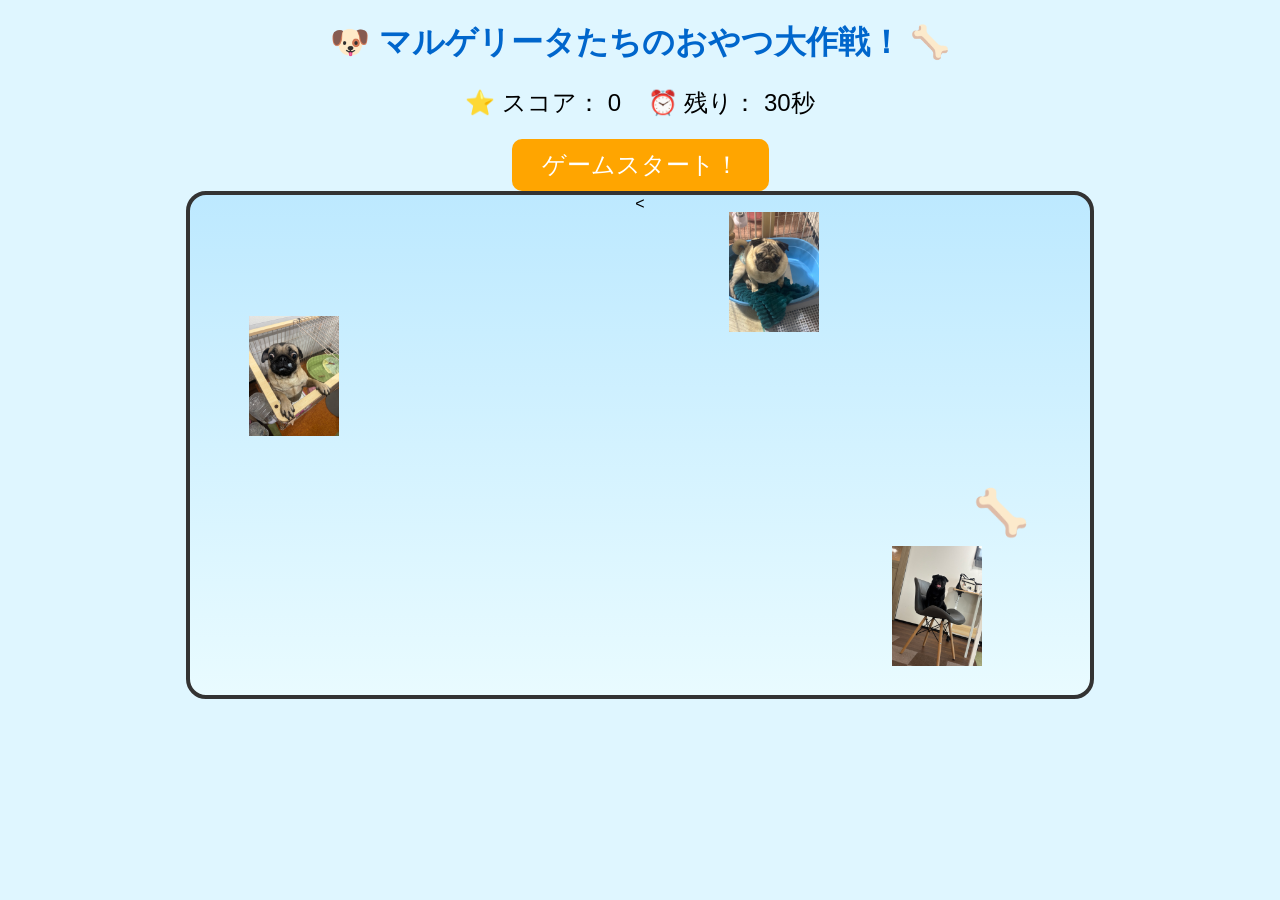
<file: gama/index.html>
<!DOCTYPE html>
<html lang="ja">
<head>
<meta charset="UTF-8">
<meta name="viewport" content="width=device-width, initial-scale=1.0">
<title>マルゲリータたちのおやつ大作戦！</title>

<style>

body{
    margin:0;
    background:#dff6ff;
    text-align:center;
    font-family:"Yu Gothic",sans-serif;
}

h1{
    color:#0066cc;
}

#info{
    font-size:24px;
    margin:20px;
}

#startBtn{
    font-size:24px;
    padding:10px 30px;
    background:orange;
    color:white;
    border:none;
    border-radius:10px;
    cursor:pointer;
}

#field{
    width:900px;
    height:500px;
    margin:auto;
    background:linear-gradient(#bde9ff,#e9fbff);
    border:4px solid #333;
    border-radius:20px;
    position:relative;
    overflow:hidden;
}

.dog{
    width:90px;
    position:absolute;
    cursor:pointer;
}

#treat{
    position:absolute;
    font-size:45px;
}

</style>

</head>

<body>

<h1>🐶 マルゲリータたちのおやつ大作戦！ 🦴</h1>

<div id="info">
⭐ スコア：
<span id="score">0</span>

&nbsp;&nbsp;

⏰ 残り：
<span id="time">30</span>秒
</div>

<button id="startBtn">ゲームスタート！</button>

<div id="field">

<img id="dog1" class="dog" src="assets/margherita.jpg">
<img id="dog2" class="dog" src="assets/konbu.jpg">
<img id="dog3" class="dog" src="assets/okayu.jpg">

<div id="treat">🦴</div>

<<script>
let score = 0;
let time = 30;
let playing = false;
let timer;
let moveTimer;

const field = document.getElementById("field");
const dogs = [
  document.getElementById("dog1"),
  document.getElementById("dog2"),
  document.getElementById("dog3")
];
const treat = document.getElementById("treat");
const scoreText = document.getElementById("score");
const timeText = document.getElementById("time");
const startBtn = document.getElementById("startBtn");

function randomMove(item){
  const maxX = field.clientWidth - 100;
  const maxY = field.clientHeight - 100;
  item.style.left = Math.random() * maxX + "px";
  item.style.top = Math.random() * maxY + "px";
}

function moveAll(){
  dogs.forEach(dog => randomMove(dog));
  randomMove(treat);
}

dogs.forEach(dog => {
  dog.onclick = function(){
    if(!playing) return;
    score += 10;
    scoreText.textContent = score;
    randomMove(dog);
  };
});

treat.onclick = function(){
  if(!playing) return;
  score += 30;
  scoreText.textContent = score;
  randomMove(treat);
};

startBtn.onclick = function(){
  score = 0;
  time = 30;
  playing = true;

  scoreText.textContent = score;
  timeText.textContent = time;

  moveAll();

  clearInterval(timer);
  clearInterval(moveTimer);

  timer = setInterval(function(){
    time--;
    timeText.textContent = time;

    if(time <= 0){
      playing = false;
      clearInterval(timer);
      clearInterval(moveTimer);
      alert("終了！スコアは " + score + " 点です！");
    }
  }, 1000);

  moveTimer = setInterval(moveAll, 1000);
};

moveAll();
</script>

</body>
</html>
</file>
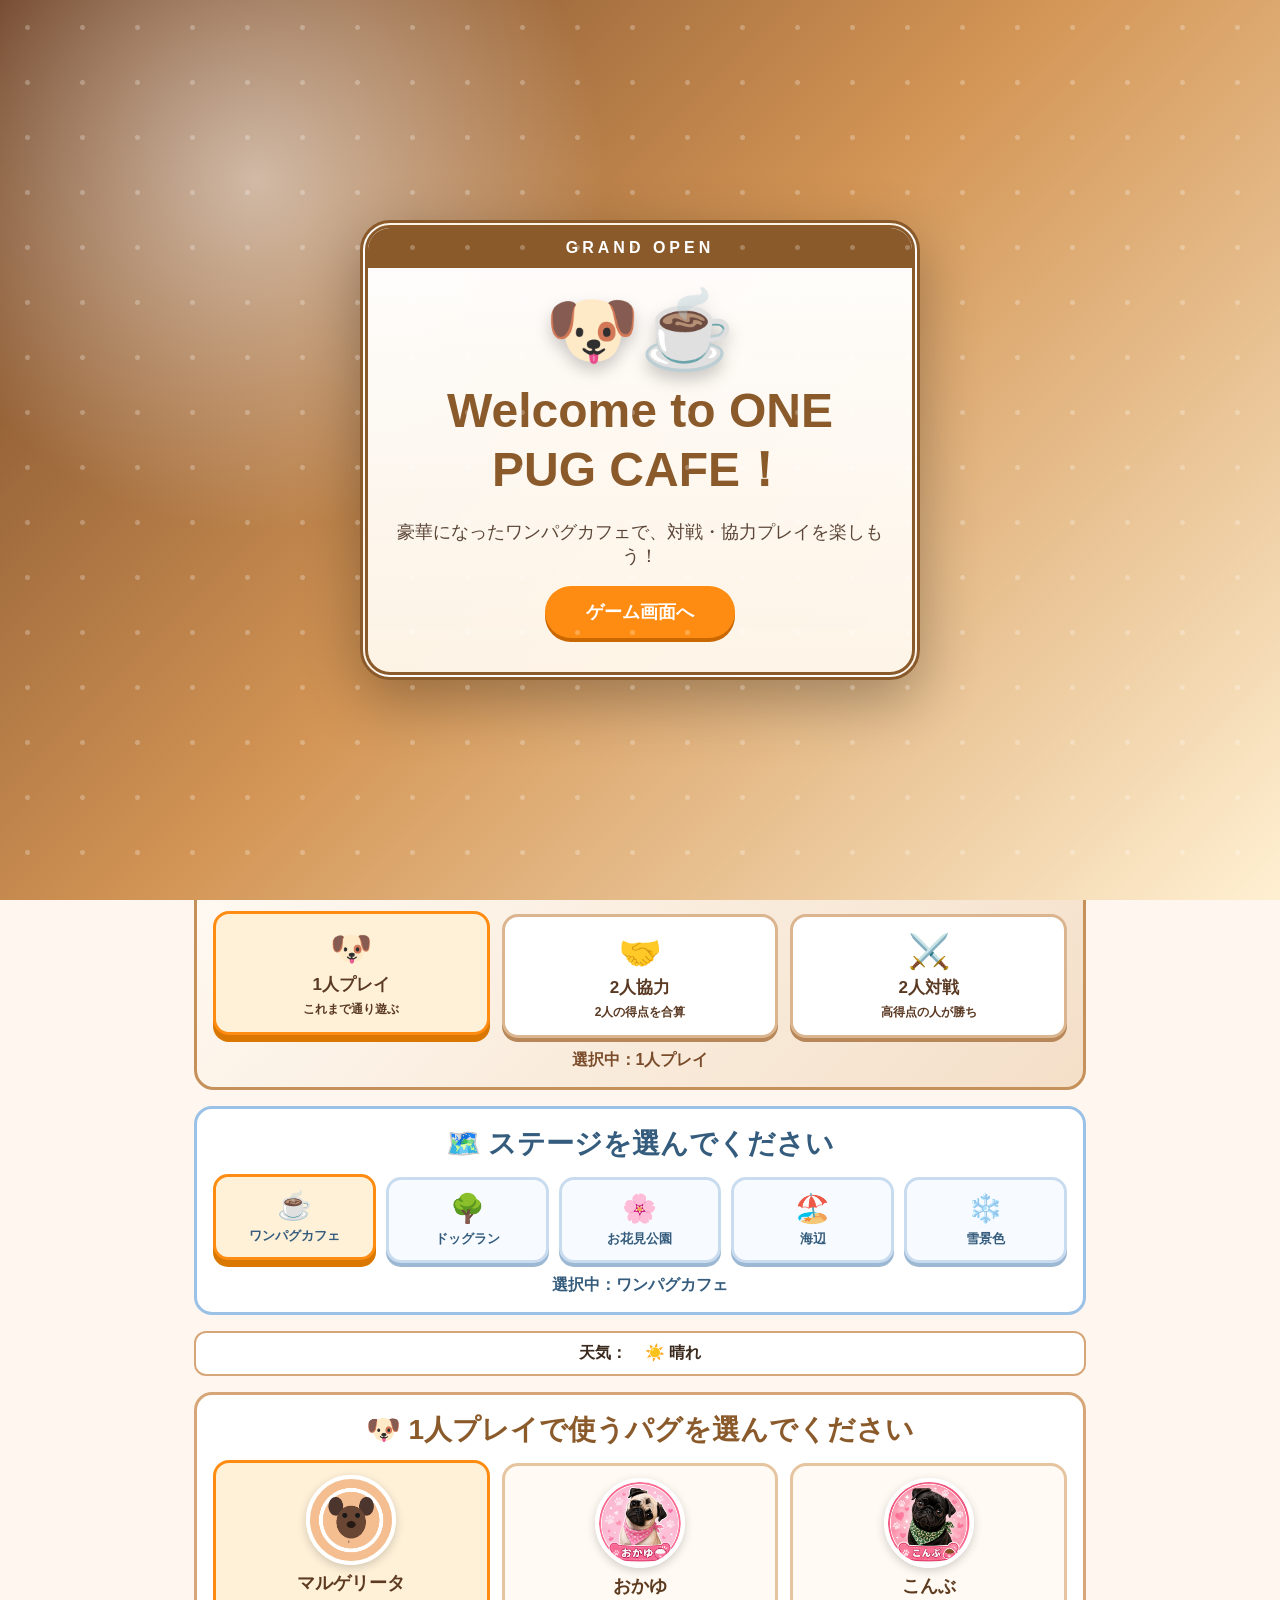
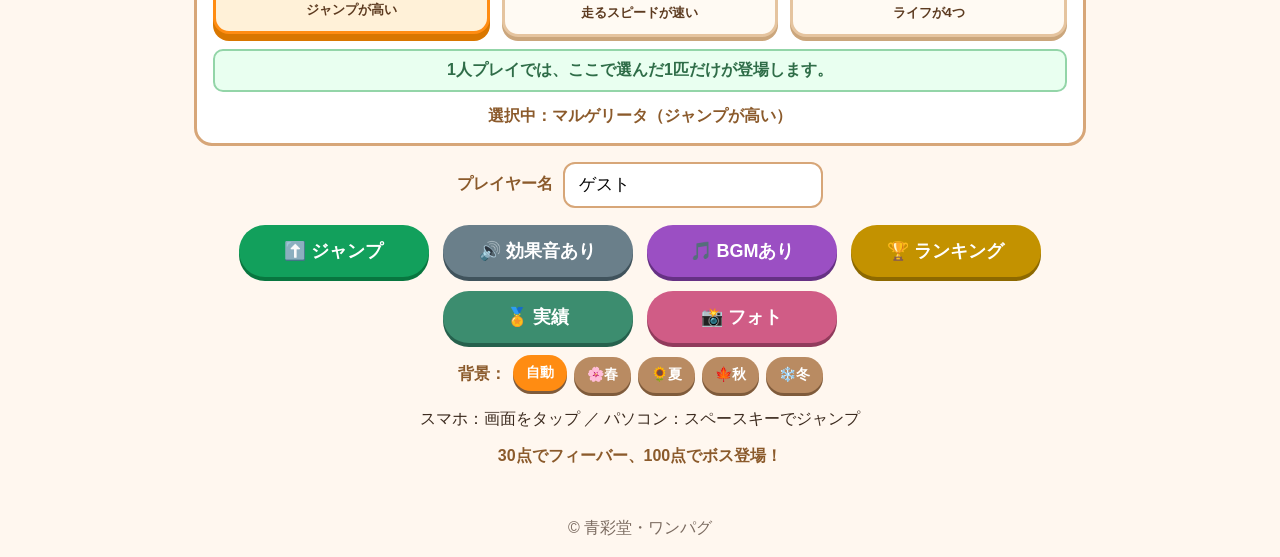
<file: margherita-game/index.html>
<!DOCTYPE html>
<html lang="ja">
<head>
  <meta charset="UTF-8">
  <meta name="viewport" content="width=device-width, initial-scale=1, viewport-fit=cover, user-scalable=no">
  <meta name="theme-color" content="#8b5a2b">
  <meta name="apple-mobile-web-app-capable" content="yes">
  <meta name="apple-mobile-web-app-title" content="ワンパグゲーム">
  <title>ワンパグゲーム</title>
  <link rel="manifest" href="manifest.json">
  <link rel="stylesheet" href="style.css">
</head>
<body>

  <section id="openingScreen" class="opening-screen">
    <div class="opening-card">
      <div class="opening-logo">🐶☕</div>
      <h2>Welcome to ONE PUG CAFE！</h2>
      <p>豪華になったワンパグカフェで、対戦・協力プレイを楽しもう！</p>
      <button id="openingStartButton">ゲーム画面へ</button>
    </div>
  </section>

  <header>
    <h1>🐶 ワンパグゲーム ☕</h1>
    <p>おやつを集めて、うさぎ・爆弾・ボスをよけよう！</p>
  </header>

  <main>
    <section class="scoreboard">
      <div>スコア<strong id="point">0</strong></div>
      <div>残り<strong><span id="time">45</span>秒</strong></div>
      <div>最高<strong id="best">0</strong></div>
      <div>ライフ<strong id="life">❤️❤️❤️</strong></div>
      <div>コイン<strong id="coins">0</strong></div>
    </section>

    <section class="status-strip">
      <span id="powerupText">パワーアップ：なし</span>
      <span id="achievementCount">実績：0/6</span>
    </section>

    <section id="dualHud" class="dual-hud hidden">
      <div class="dual-player one">
        <span id="player1HudName">プレイヤー1</span>
        <strong id="player1Score">0</strong>
      </div>
      <div class="dual-center" id="dualModeLabel">協力プレイ</div>
      <div class="dual-player two">
        <span id="player2HudName">プレイヤー2</span>
        <strong id="player2Score">0</strong>
      </div>
    </section>
    <section class="game-shell">
      <canvas id="gameCanvas" width="800" height="500"></canvas>
      <button id="startButton" class="start-on-screen">🎮 ゲームスタート</button>
    </section>

<section class="mode-select">
      <h2>👥 プレイモードを選んでください</h2>
      <div class="mode-grid">
        <button class="mode-card selected" data-mode="solo">
          <span class="mode-icon">🐶</span>
          <strong>1人プレイ</strong>
          <small>これまで通り遊ぶ</small>
        </button>
        <button class="mode-card" data-mode="coop">
          <span class="mode-icon">🤝</span>
          <strong>2人協力</strong>
          <small>2人の得点を合算</small>
        </button>
        <button class="mode-card" data-mode="versus">
          <span class="mode-icon">⚔️</span>
          <strong>2人対戦</strong>
          <small>高得点の人が勝ち</small>
        </button>
      </div>
      <p id="selectedModeText" class="selected-mode-text">選択中：1人プレイ</p>
    </section>

    <section id="player2Panel" class="player2-panel hidden">
      <label for="player2Name">プレイヤー2</label>
      <input id="player2Name" type="text" maxlength="10" placeholder="2人目の名前" value="プレイヤー2">
      <div class="player2-character">
        <span>2人目のパグ：</span>
        <select id="player2Character">
          <option value="margherita">マルゲリータ</option>
          <option value="okayu">おかゆ</option>
          <option value="konbu">こんぶ</option>
        </select>
      </div>
    </section>

    <section class="stage-select">
      <h2>🗺️ ステージを選んでください</h2>
      <div class="stage-grid">
        <button class="stage-card selected" data-stage="cafe">☕<strong>ワンパグカフェ</strong></button>
        <button class="stage-card" data-stage="dogrun">🌳<strong>ドッグラン</strong></button>
        <button class="stage-card" data-stage="park">🌸<strong>お花見公園</strong></button>
        <button class="stage-card" data-stage="beach">🏖️<strong>海辺</strong></button>
        <button class="stage-card" data-stage="snow">❄️<strong>雪景色</strong></button>
      </div>
      <p id="selectedStageText" class="selected-stage-text">選択中：ワンパグカフェ</p>
    </section>

    <section class="weather-panel">
      <span>天気：</span>
      <strong id="weatherText">☀️ 晴れ</strong>
    </section>

    <section class="character-select">
      <h2>🐶 1人プレイで使うパグを選んでください</h2>
      <div class="character-grid">
        <button class="character-card selected" data-character="margherita">
          <img src="assets/margherita.png" alt="マルゲリータ">
          <strong>マルゲリータ</strong>
          <span>ジャンプが高い</span>
        </button>
        <button class="character-card" data-character="okayu">
          <img src="assets/okayu.png" alt="おかゆ">
          <strong>おかゆ</strong>
          <span>走るスピードが速い</span>
        </button>
        <button class="character-card" data-character="konbu">
          <img src="assets/konbu.png" alt="こんぶ">
          <strong>こんぶ</strong>
          <span>ライフが4つ</span>
        </button>
      </div>
      <p class="solo-character-note">1人プレイでは、ここで選んだ1匹だけが登場します。</p>
      <p id="selectedCharacterText" class="selected-character-text">
        選択中：マルゲリータ（ジャンプが高い）
      </p>
    </section>

    <section class="player-panel">
      <label for="playerName">プレイヤー名</label>
      <input id="playerName" type="text" maxlength="10" placeholder="名前を入力" value="ゲスト">
    </section>

    <div class="controls">
      <button id="jumpButton" class="jump-btn">⬆️ ジャンプ</button>
      <button id="soundButton" class="sub">🔊 効果音あり</button>
      <button id="bgmButton" class="bgm-btn">🎵 BGMあり</button>
      <button id="rankingButton" class="rank-btn">🏆 ランキング</button>
      <button id="achievementButton" class="achievement-btn">🏅 実績</button>
      <button id="photoButton" class="photo-btn">📸 フォト</button>
    </div>

    <section class="season-panel">
      <span>背景：</span>
      <button class="season-btn selected" data-season="auto">自動</button>
      <button class="season-btn" data-season="spring">🌸春</button>
      <button class="season-btn" data-season="summer">🌻夏</button>
      <button class="season-btn" data-season="autumn">🍁秋</button>
      <button class="season-btn" data-season="winter">❄️冬</button>
    </section>

    <p class="help">スマホ：画面をタップ ／ パソコン：スペースキーでジャンプ</p>
    <p id="message" class="message">30点でフィーバー、100点でボス登場！</p>
    <section id="rankingPanel" class="ranking-panel">
      <div class="ranking-card">
        <button id="closeRanking" class="close-ranking" aria-label="閉じる">×</button>
        <h2>🏆 TOP5ランキング</h2>
        <ol id="rankingList"></ol>
        <button id="resetRanking" class="reset-ranking">ランキングをリセット</button>
      </div>
    </section>

    <section id="achievementPanel" class="ranking-panel">
      <div class="ranking-card">
        <button id="closeAchievement" class="close-ranking" aria-label="閉じる">×</button>
        <h2>🏅 実績</h2>
        <ul id="achievementList" class="achievement-list"></ul>
      </div>
    </section>

    <section id="photoPanel" class="ranking-panel">
      <div class="ranking-card photo-card">
        <button id="closePhoto" class="close-ranking" aria-label="閉じる">×</button>
        <h2>📸 ワンパグ記念写真</h2>
        <canvas id="photoCanvas" width="800" height="500"></canvas>
        <p>この画面をスクリーンショットで保存できます。</p>
      </div>
    </section>
  </main>

  <footer>© 青彩堂・ワンパグ</footer>
  <script src="script.js?v=22"></script>
</body>
</html>
</file>
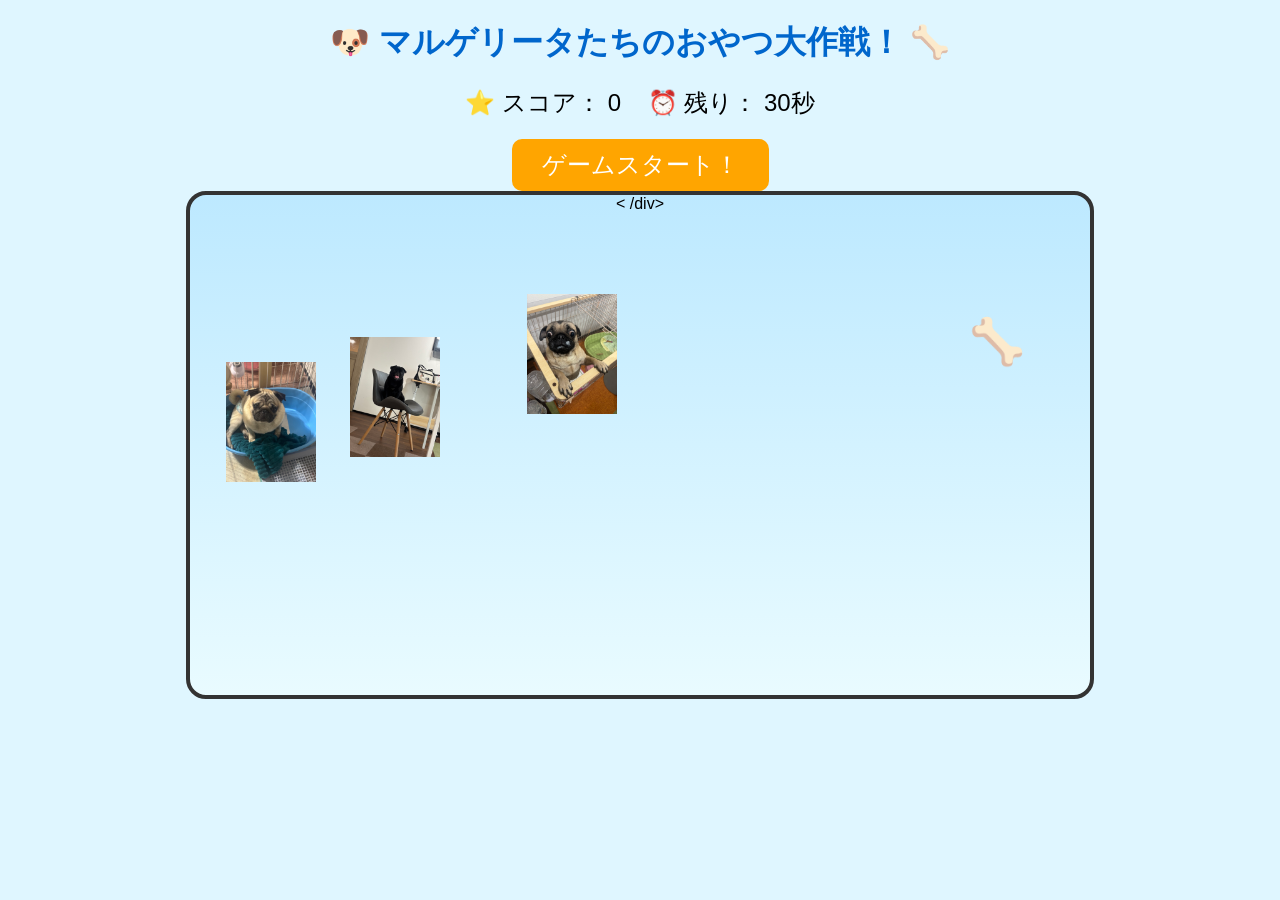
<file: assets/gama/index.html>
<!DOCTYPE html>
<html lang="ja">
<head>
<meta charset="UTF-8">
<meta name="viewport" content="width=device-width, initial-scale=1.0">
<title>マルゲリータたちのおやつ大作戦！</title>

<style>

body{
    margin:0;
    background:#dff6ff;
    text-align:center;
    font-family:"Yu Gothic",sans-serif;
}

h1{
    color:#0066cc;
}

#info{
    font-size:24px;
    margin:20px;
}

#startBtn{
    font-size:24px;
    padding:10px 30px;
    background:orange;
    color:white;
    border:none;
    border-radius:10px;
    cursor:pointer;
}

#field{
    width:900px;
    height:500px;
    margin:auto;
    background:linear-gradient(#bde9ff,#e9fbff);
    border:4px solid #333;
    border-radius:20px;
    position:relative;
    overflow:hidden;
}

.dog{
    width:90px;
    position:absolute;
    cursor:pointer;
}

#treat{
    position:absolute;
    font-size:45px;
}

</style>

</head>

<body>

<h1>🐶 マルゲリータたちのおやつ大作戦！ 🦴</h1>

<div id="info">
⭐ スコア：
<span id="score">0</span>

&nbsp;&nbsp;

⏰ 残り：
<span id="time">30</span>秒
</div>

<button id="startBtn">ゲームスタート！</button>

<div id="field">

<img id="dog1" class="dog" src="assets/margherita.jpg">
<img id="dog2" class="dog" src="assets/konbu.jpg">
<img id="dog3" class="dog" src="assets/okayu.jpg">

<div id="treat">🦴</div>

<<script>
let score = 0;
let time = 30;
let playing = false;
let timer;
let moveTimer;

const field = document.getElementById("field");
const dogs = [
  document.getElementById("dog1"),
  document.getElementById("dog2"),
  document.getElementById("dog3")
];
const treat = document.getElementById("treat");
const scoreText = document.getElementById("score");
const timeText = document.getElementById("time");
const startBtn = document.getElementById("startBtn");

function randomMove(item){
  const maxX = field.clientWidth - 100;
  const maxY = field.clientHeight - 100;
  item.style.left = Math.random() * maxX + "px";
  item.style.top = Math.random() * maxY + "px";
}

function moveAll(){
  dogs.forEach(dog => randomMove(dog));
  randomMove(treat);
}

dogs.forEach(dog => {
  dog.onclick = function(){
    if(!playing) return;
    score += 10;
    scoreText.textContent = score;
    randomMove(dog);
  };
});

treat.onclick = function(){
  if(!playing) return;
  score += 30;
  scoreText.textContent = score;
  randomMove(treat);
};

startBtn.onclick = function(){
  score = 0;
  time = 30;
  playing = true;

  scoreText.textContent = score;
  timeText.textContent = time;

  moveAll();

  clearInterval(timer);
  clearInterval(moveTimer);

  timer = setInterval(function(){
    time--;
    timeText.textContent = time;

    if(time <= 0){
      playing = false;
      clearInterval(timer);
      clearInterval(moveTimer);
      alert("終了！スコアは " + score + " 点です！");
    }
  }, 1000);

  moveTimer = setInterval(moveAll, 1000);
};

moveAll();
</script>

</body>
</html>/div>
</file>
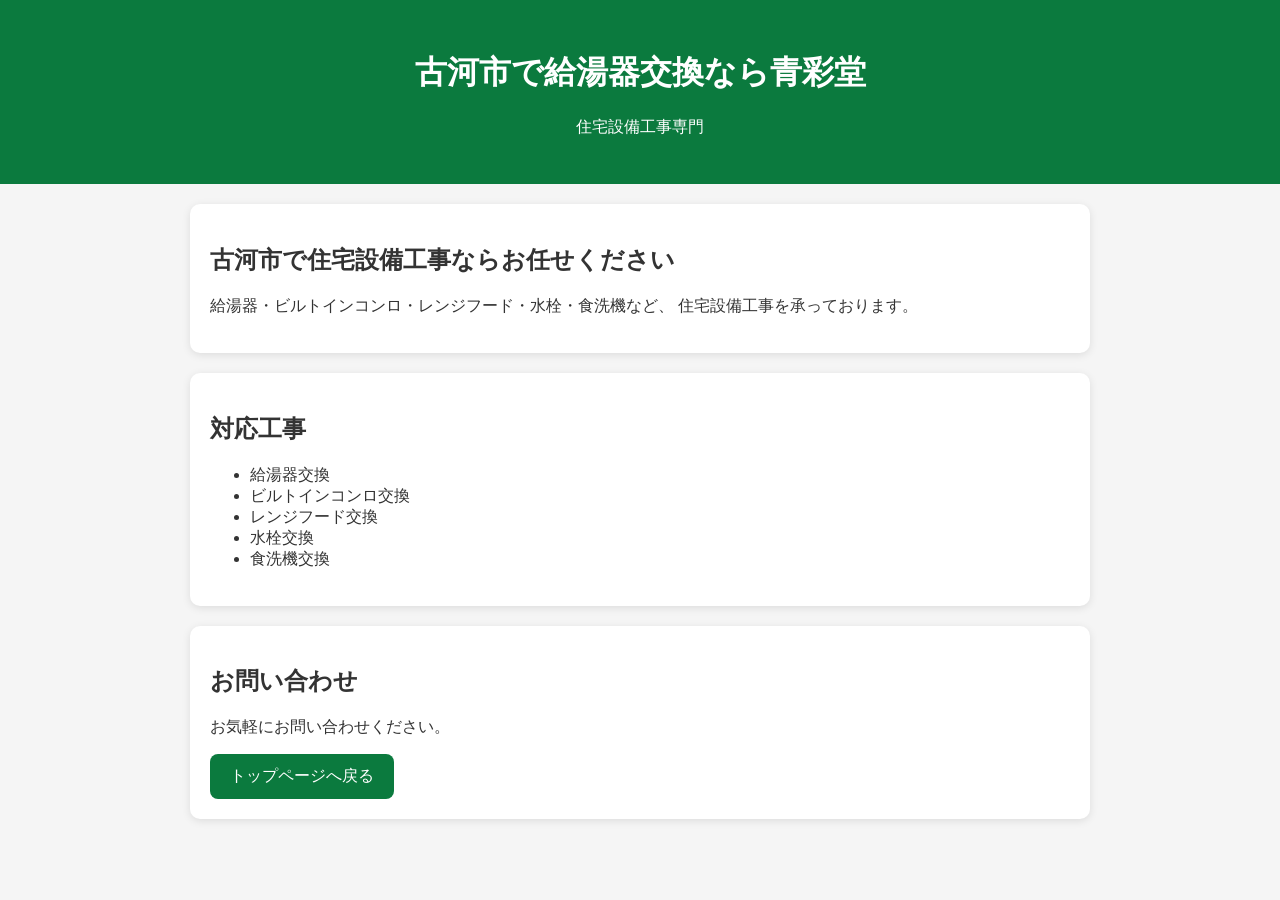
<file: hanu.html>
<!DOCTYPE html>
<html lang="ja">
<head>
<meta charset="UTF-8">
<meta name="viewport" content="width=device-width, initial-scale=1.0">

<title>古河市で給湯器交換なら青彩堂</title>

<meta name="description" content="古河市で給湯器・ビルトインコンロ・レンジフード・水栓・食洗機の交換なら青彩堂へ。お見積り無料、お気軽にご相談ください。">

<style>
body{
    font-family: "Yu Gothic", sans-serif;
    margin:0;
    background:#f5f5f5;
    color:#333;
}
header{
    background:#0b7a3e;
    color:white;
    text-align:center;
    padding:30px;
}
main{
    max-width:900px;
    margin:auto;
    padding:20px;
}
.card{
    background:white;
    padding:20px;
    margin-bottom:20px;
    border-radius:10px;
    box-shadow:0 2px 8px rgba(0,0,0,.1);
}
.btn{
    display:inline-block;
    background:#0b7a3e;
    color:white;
    text-decoration:none;
    padding:12px 20px;
    border-radius:8px;
}
</style>

</head>

<body>

<header>
<h1>古河市で給湯器交換なら青彩堂</h1>
<p>住宅設備工事専門</p>
</header>

<main>

<div class="card">
<h2>古河市で住宅設備工事ならお任せください</h2>

<p>
給湯器・ビルトインコンロ・レンジフード・水栓・食洗機など、
住宅設備工事を承っております。
</p>

</div>

<div class="card">

<h2>対応工事</h2>

<ul>
<li>給湯器交換</li>
<li>ビルトインコンロ交換</li>
<li>レンジフード交換</li>
<li>水栓交換</li>
<li>食洗機交換</li>
</ul>

</div>

<div class="card">

<h2>お問い合わせ</h2>

<p>お気軽にお問い合わせください。</p>

<a class="btn" href="index.html">トップページへ戻る</a>

</div>

</main>

</body>
</html>
</file>
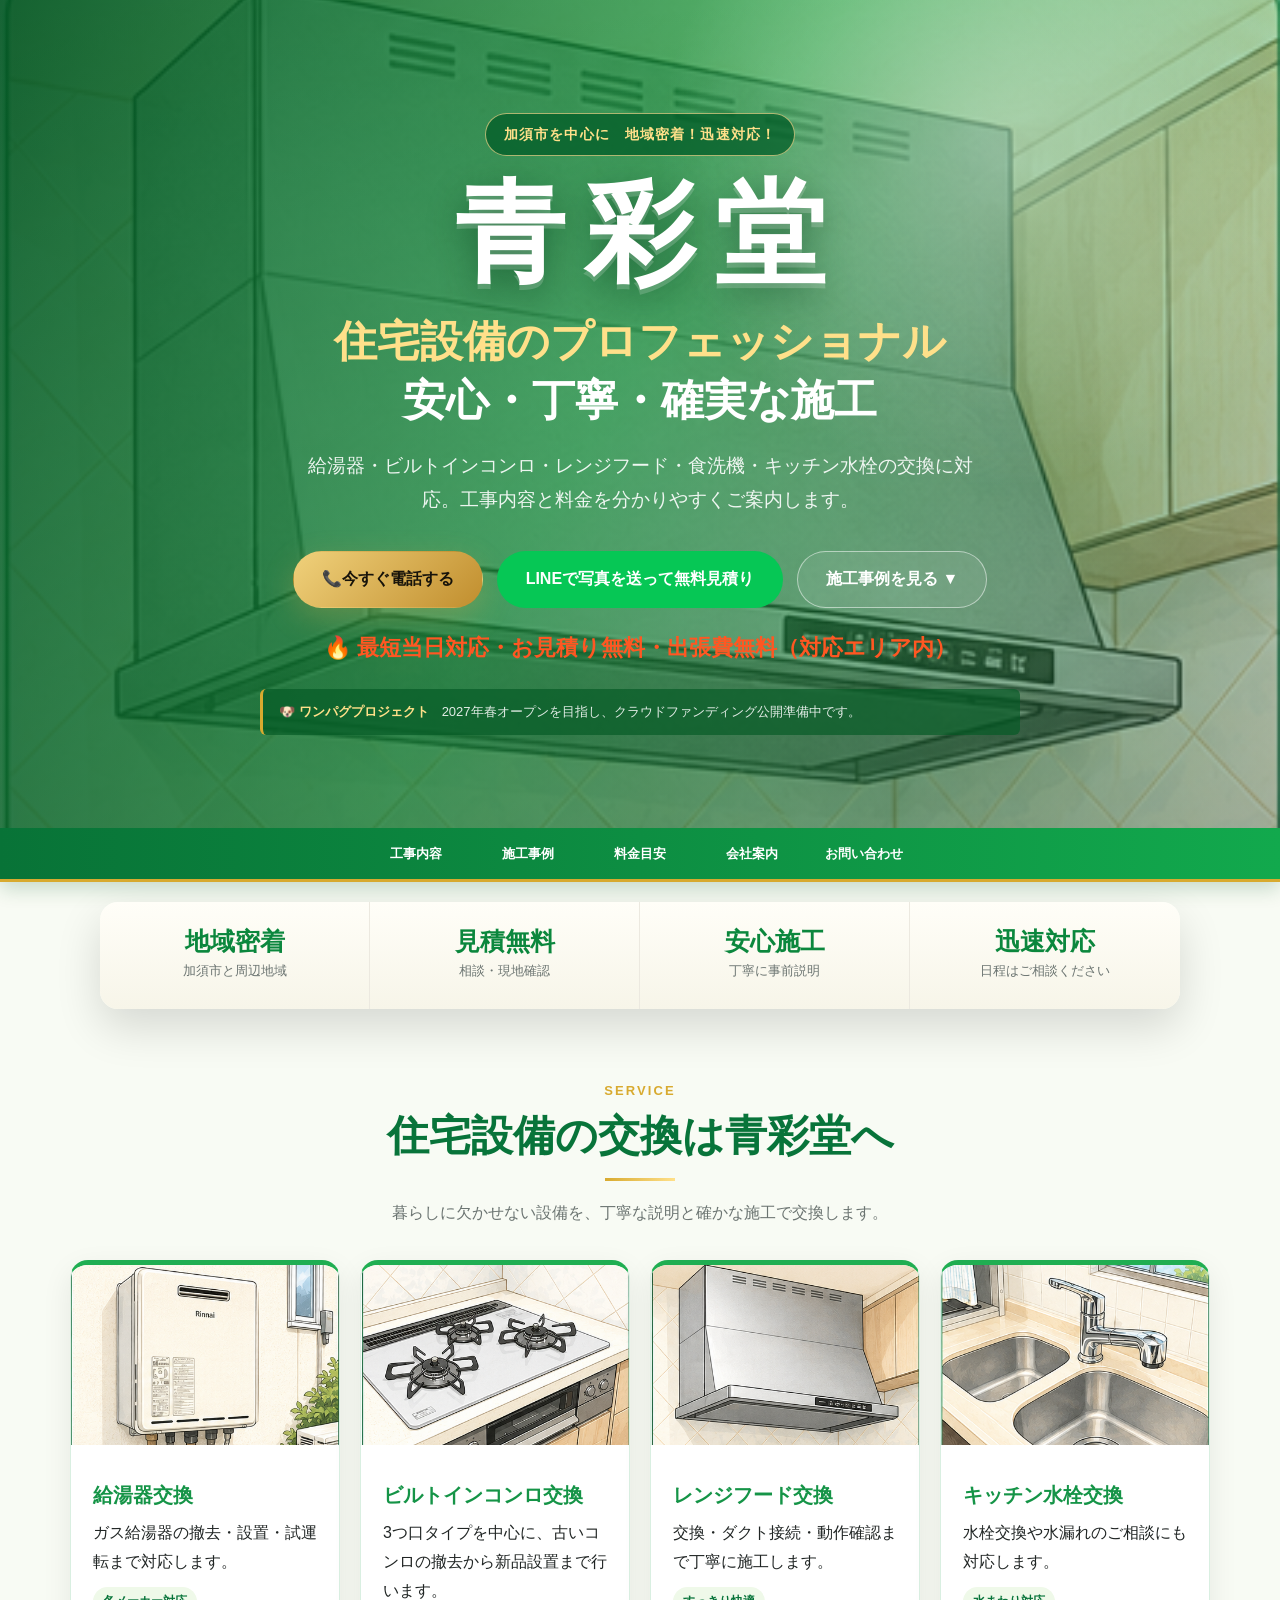
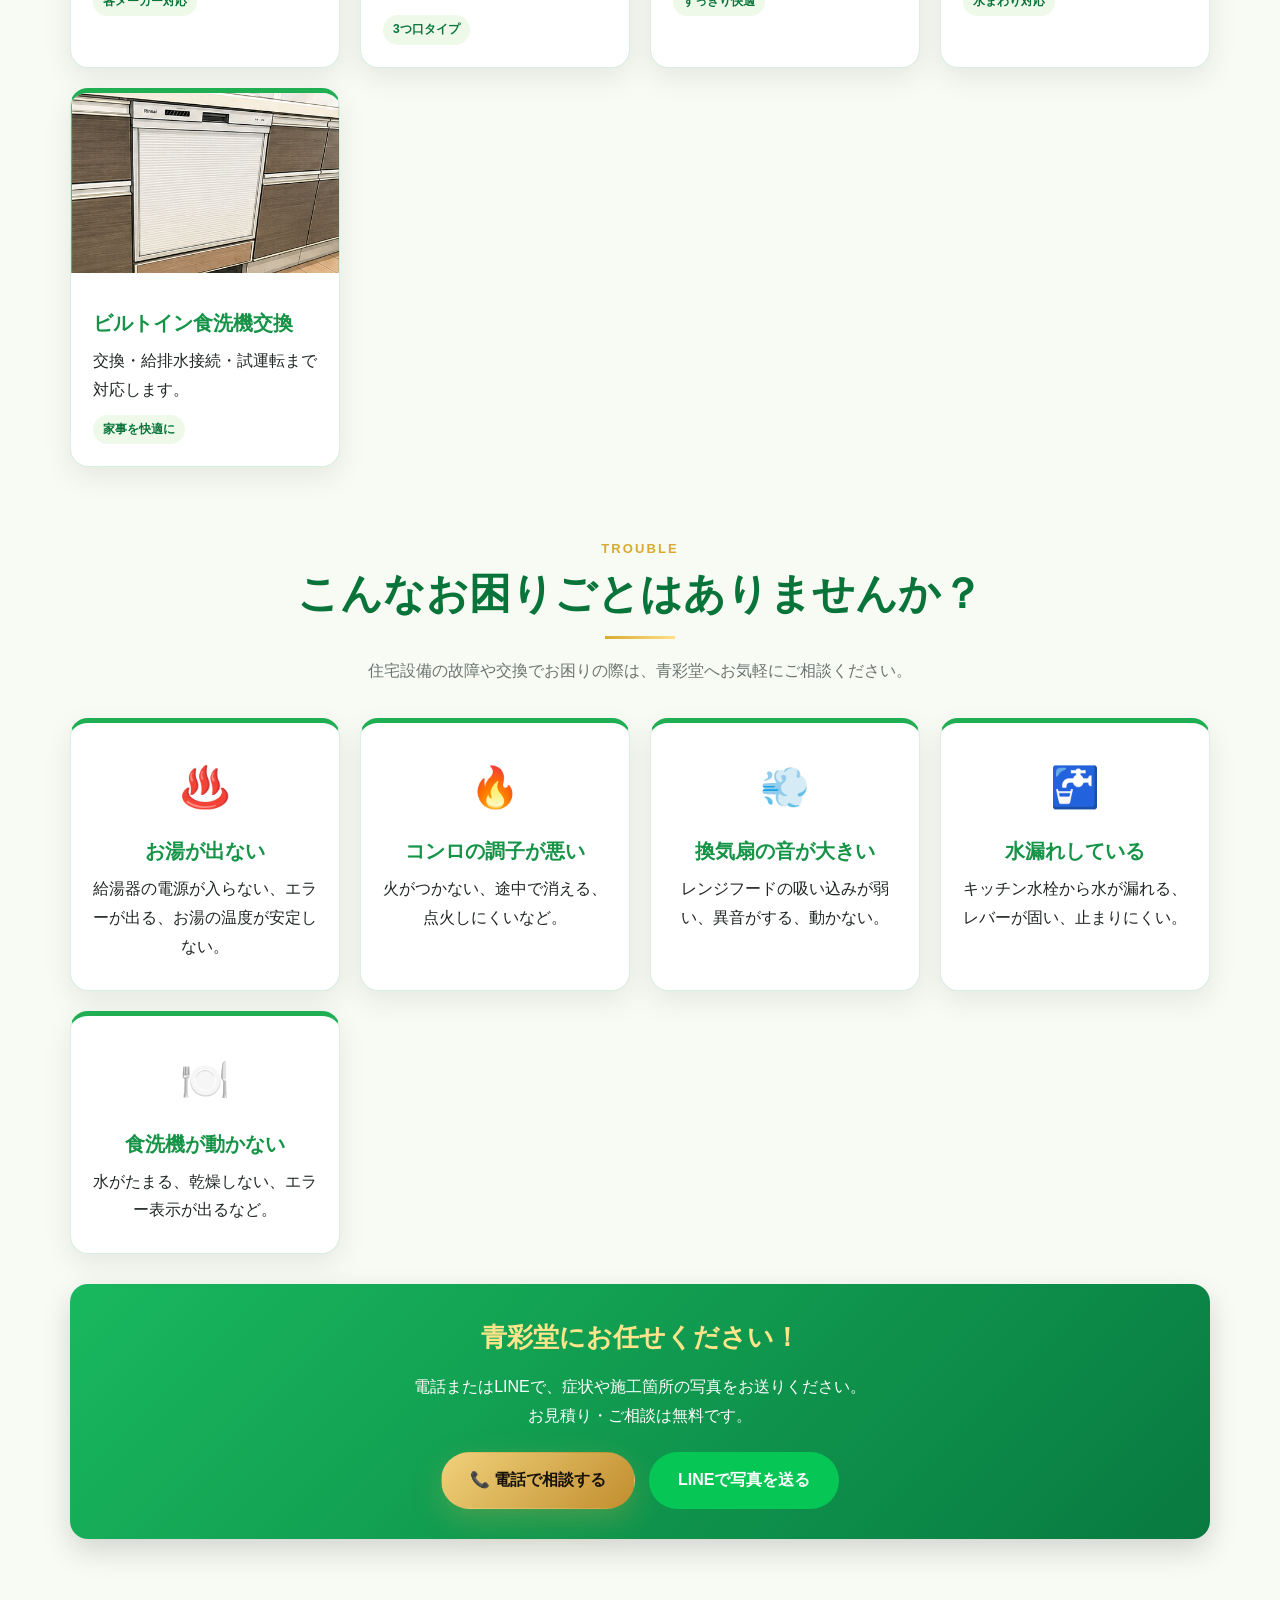
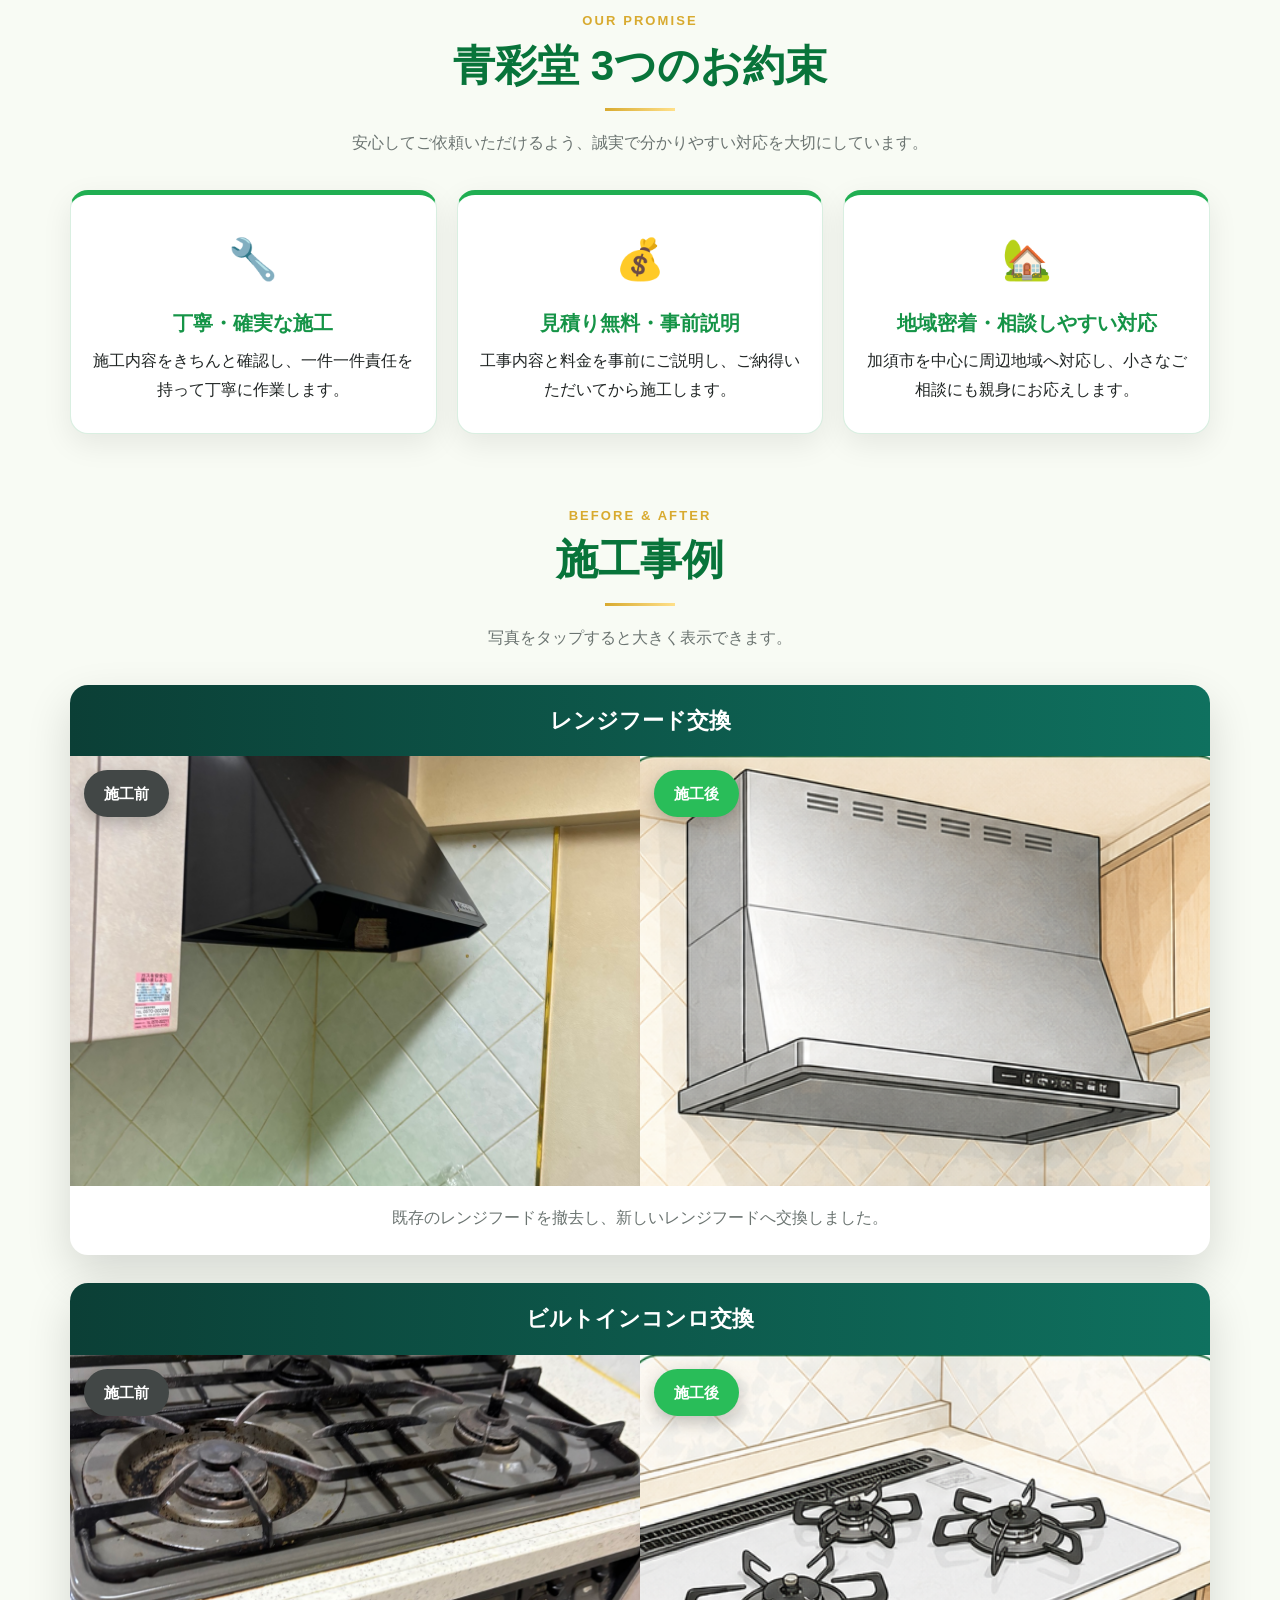
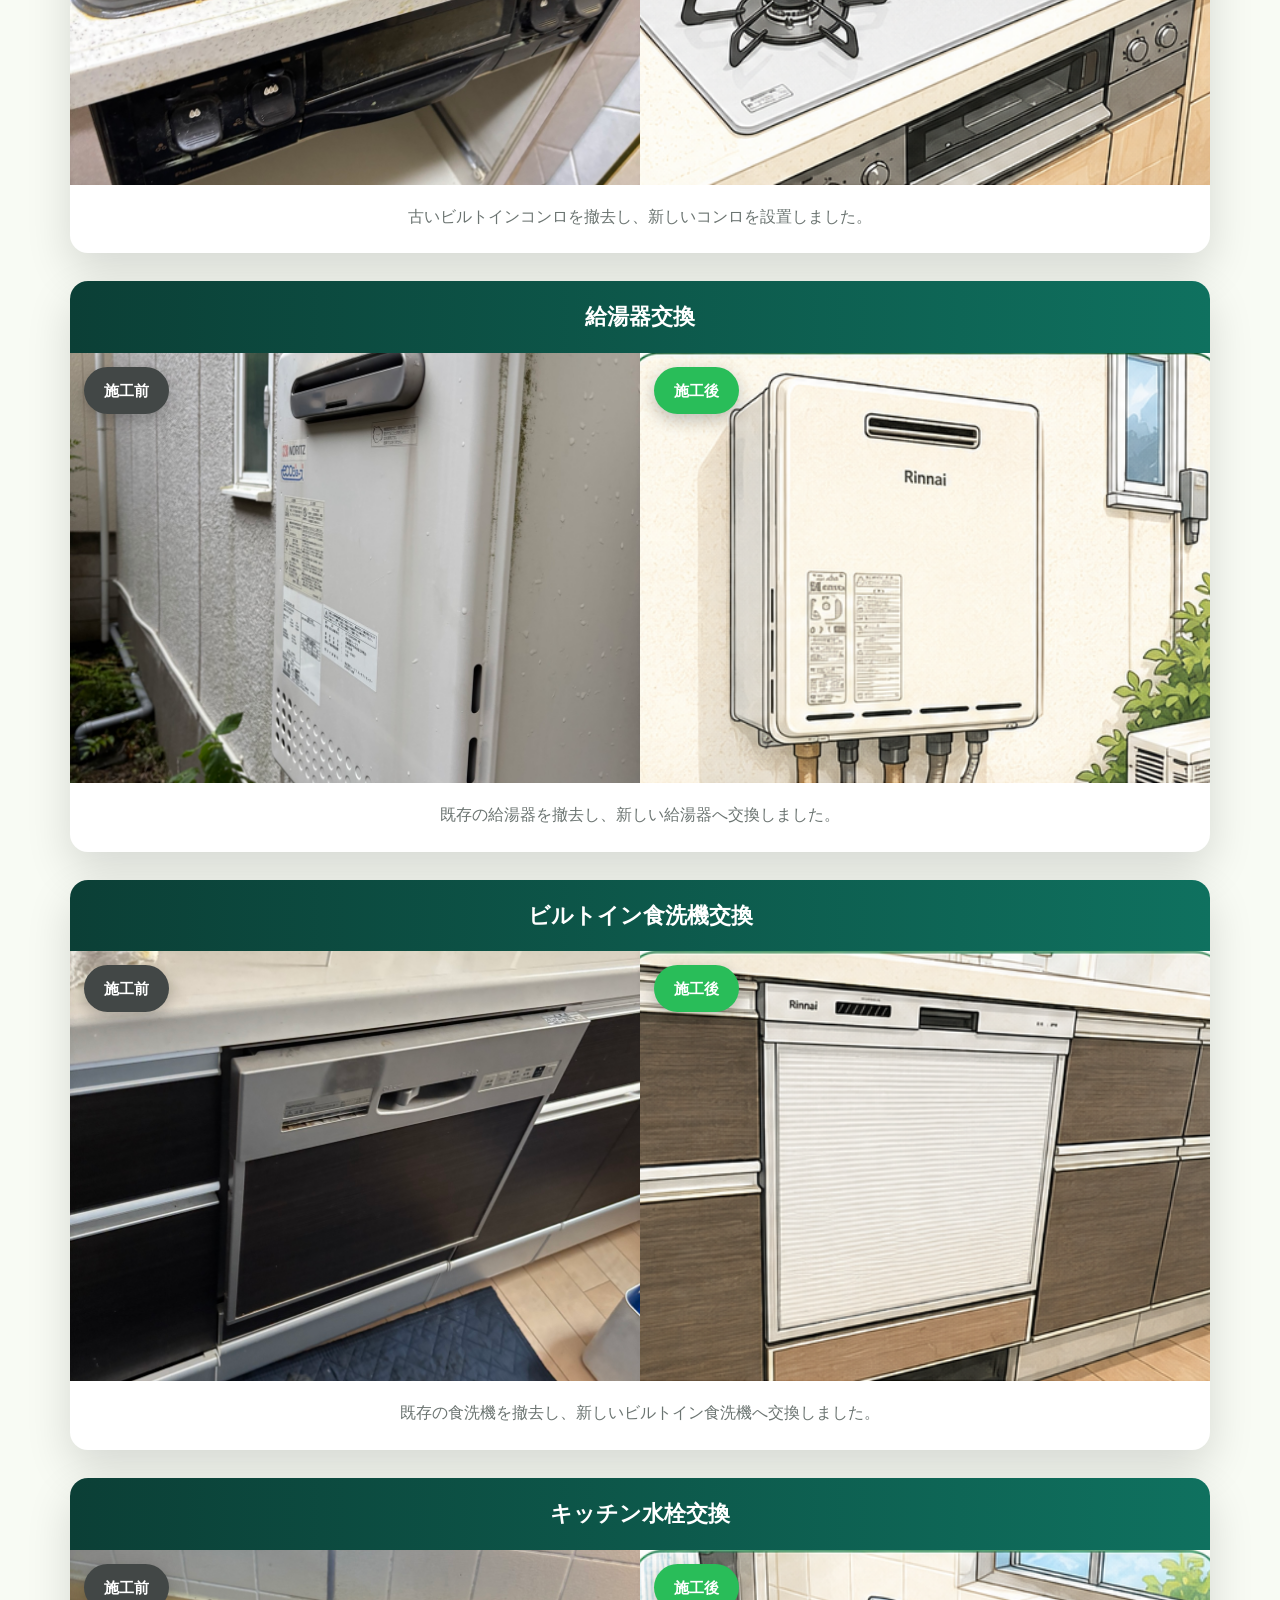
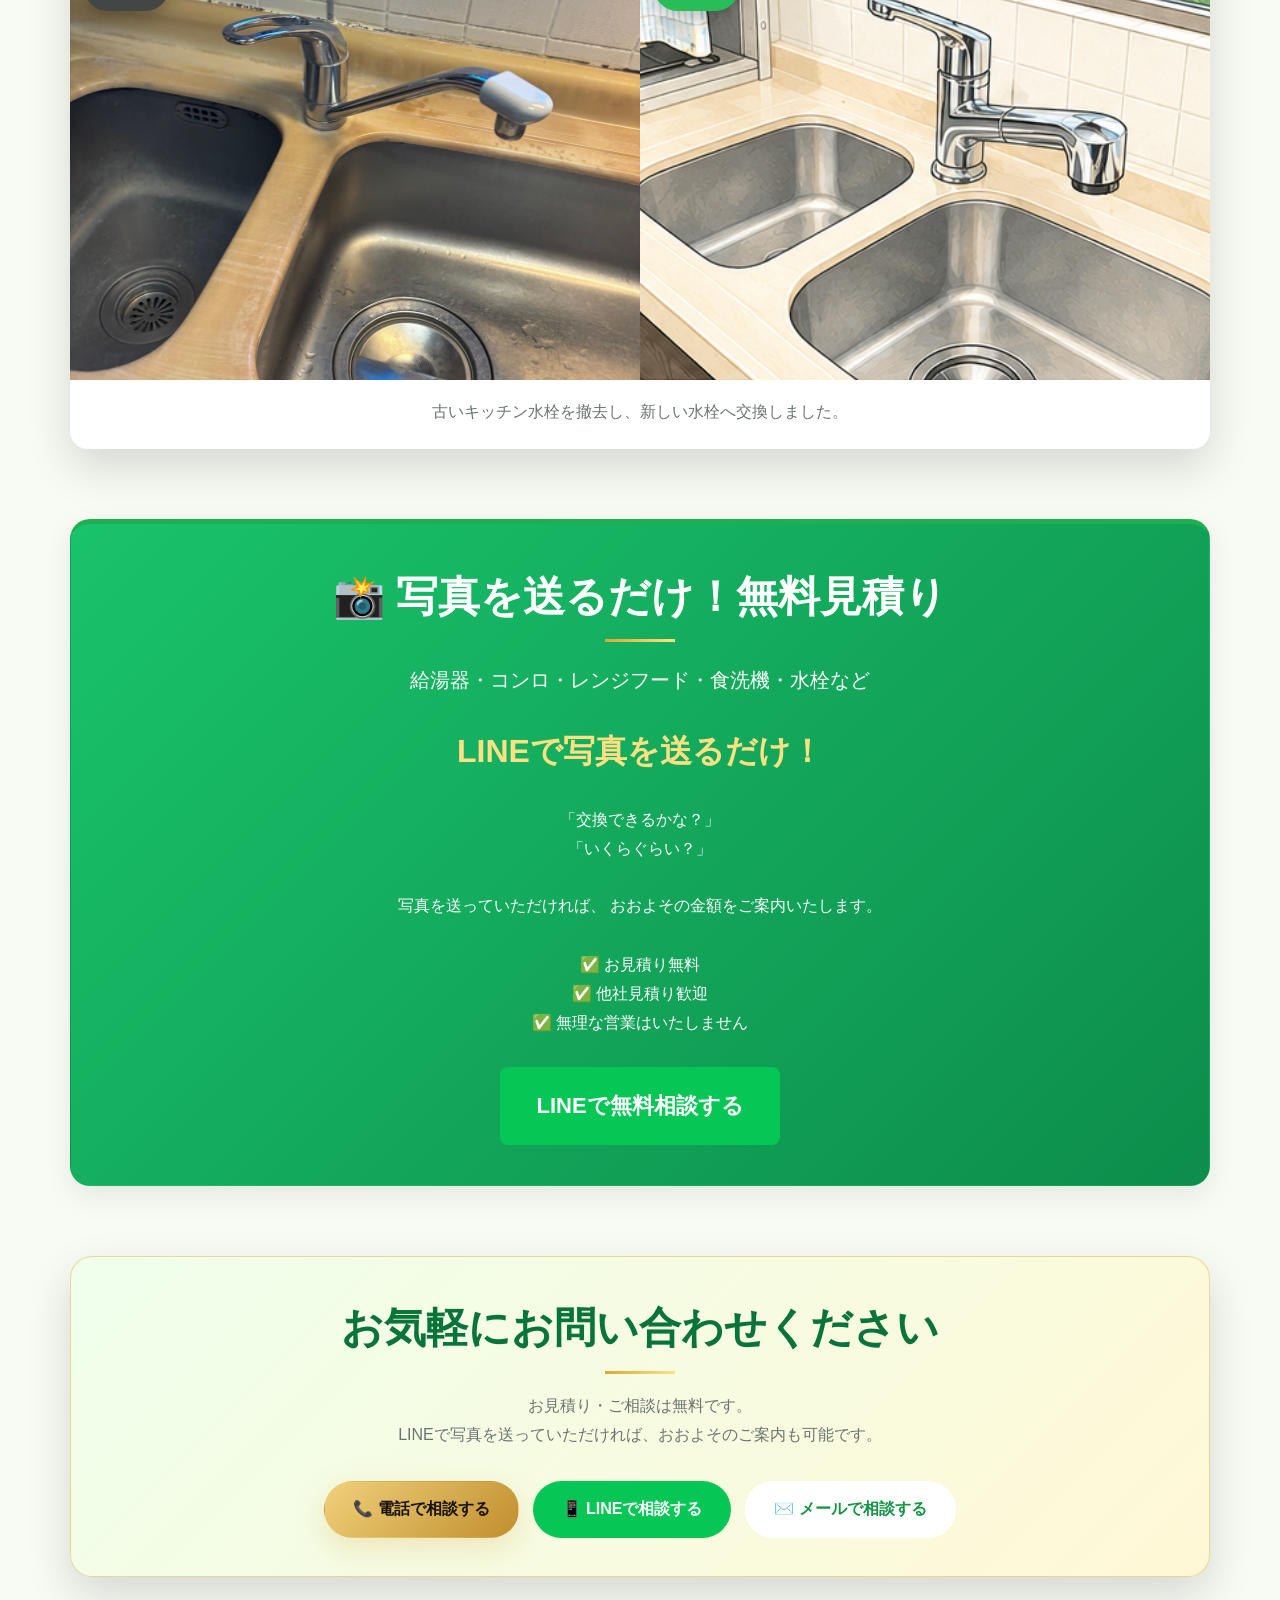
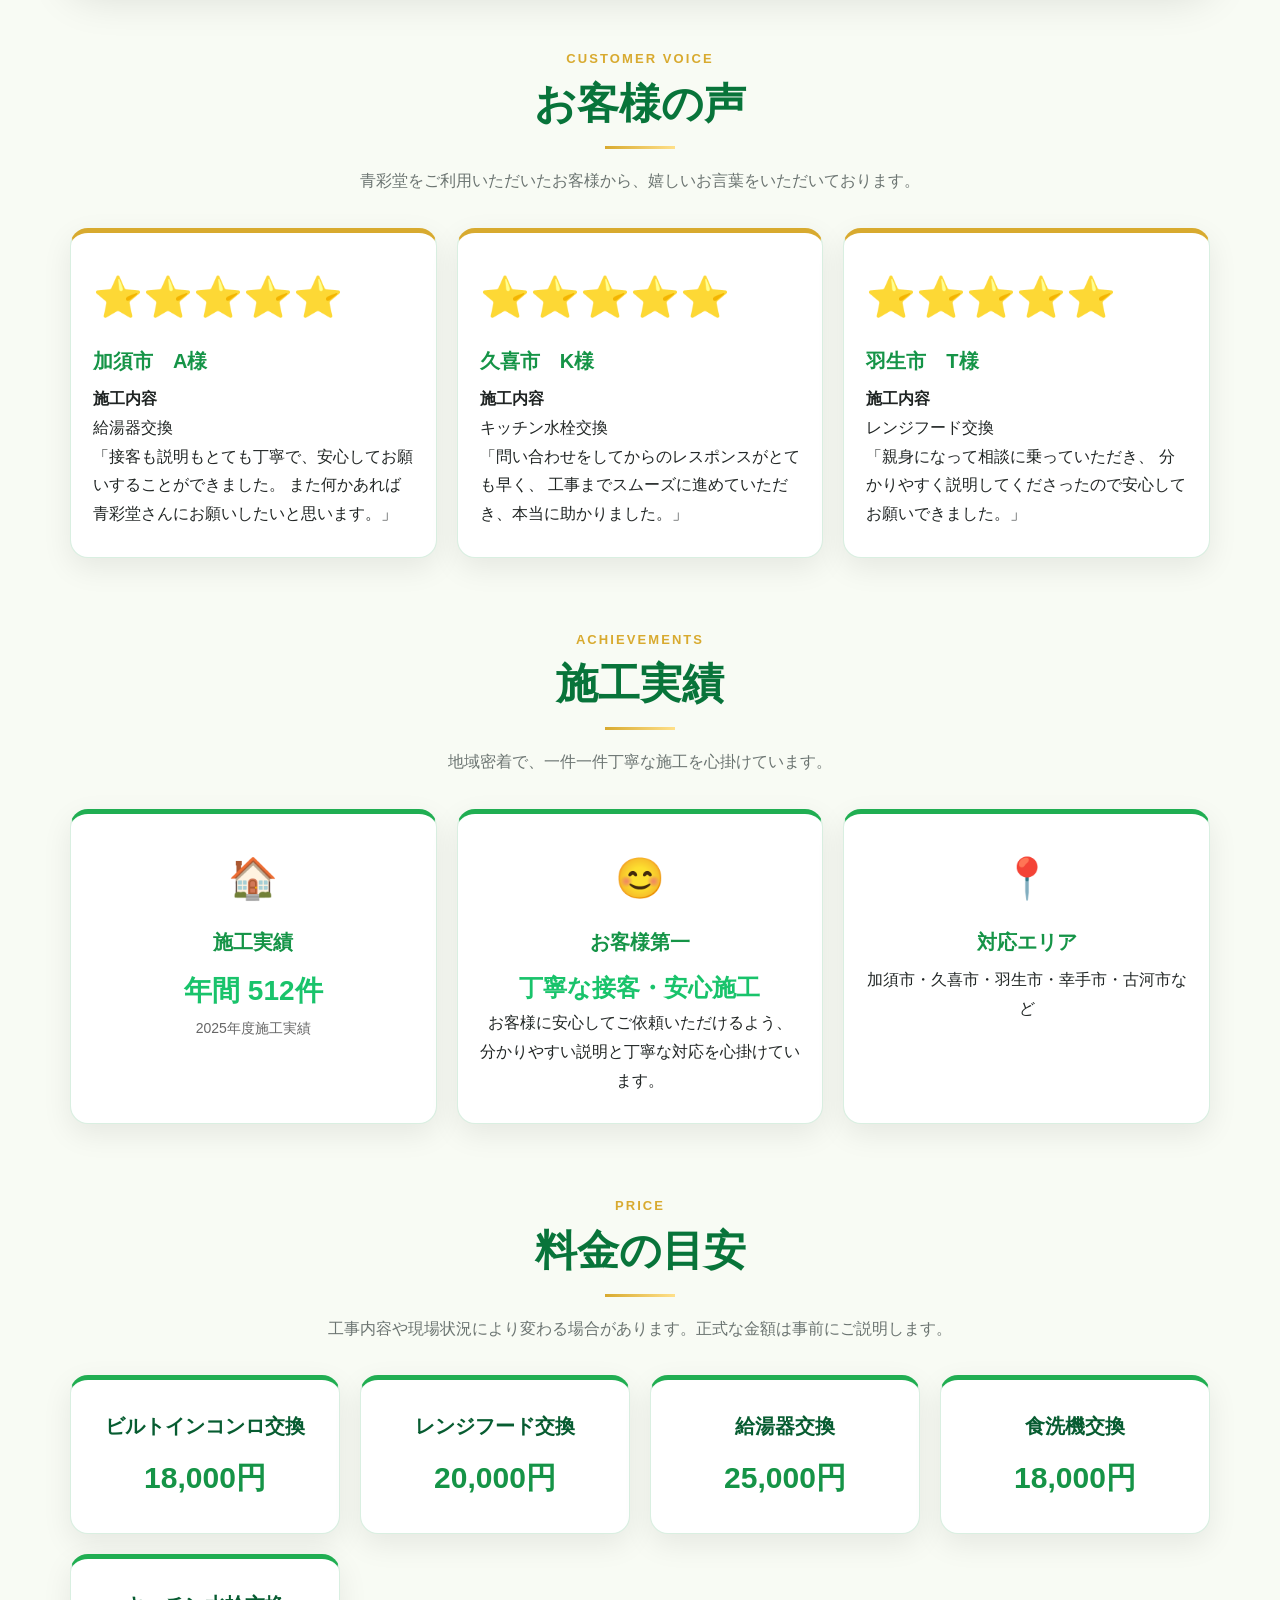
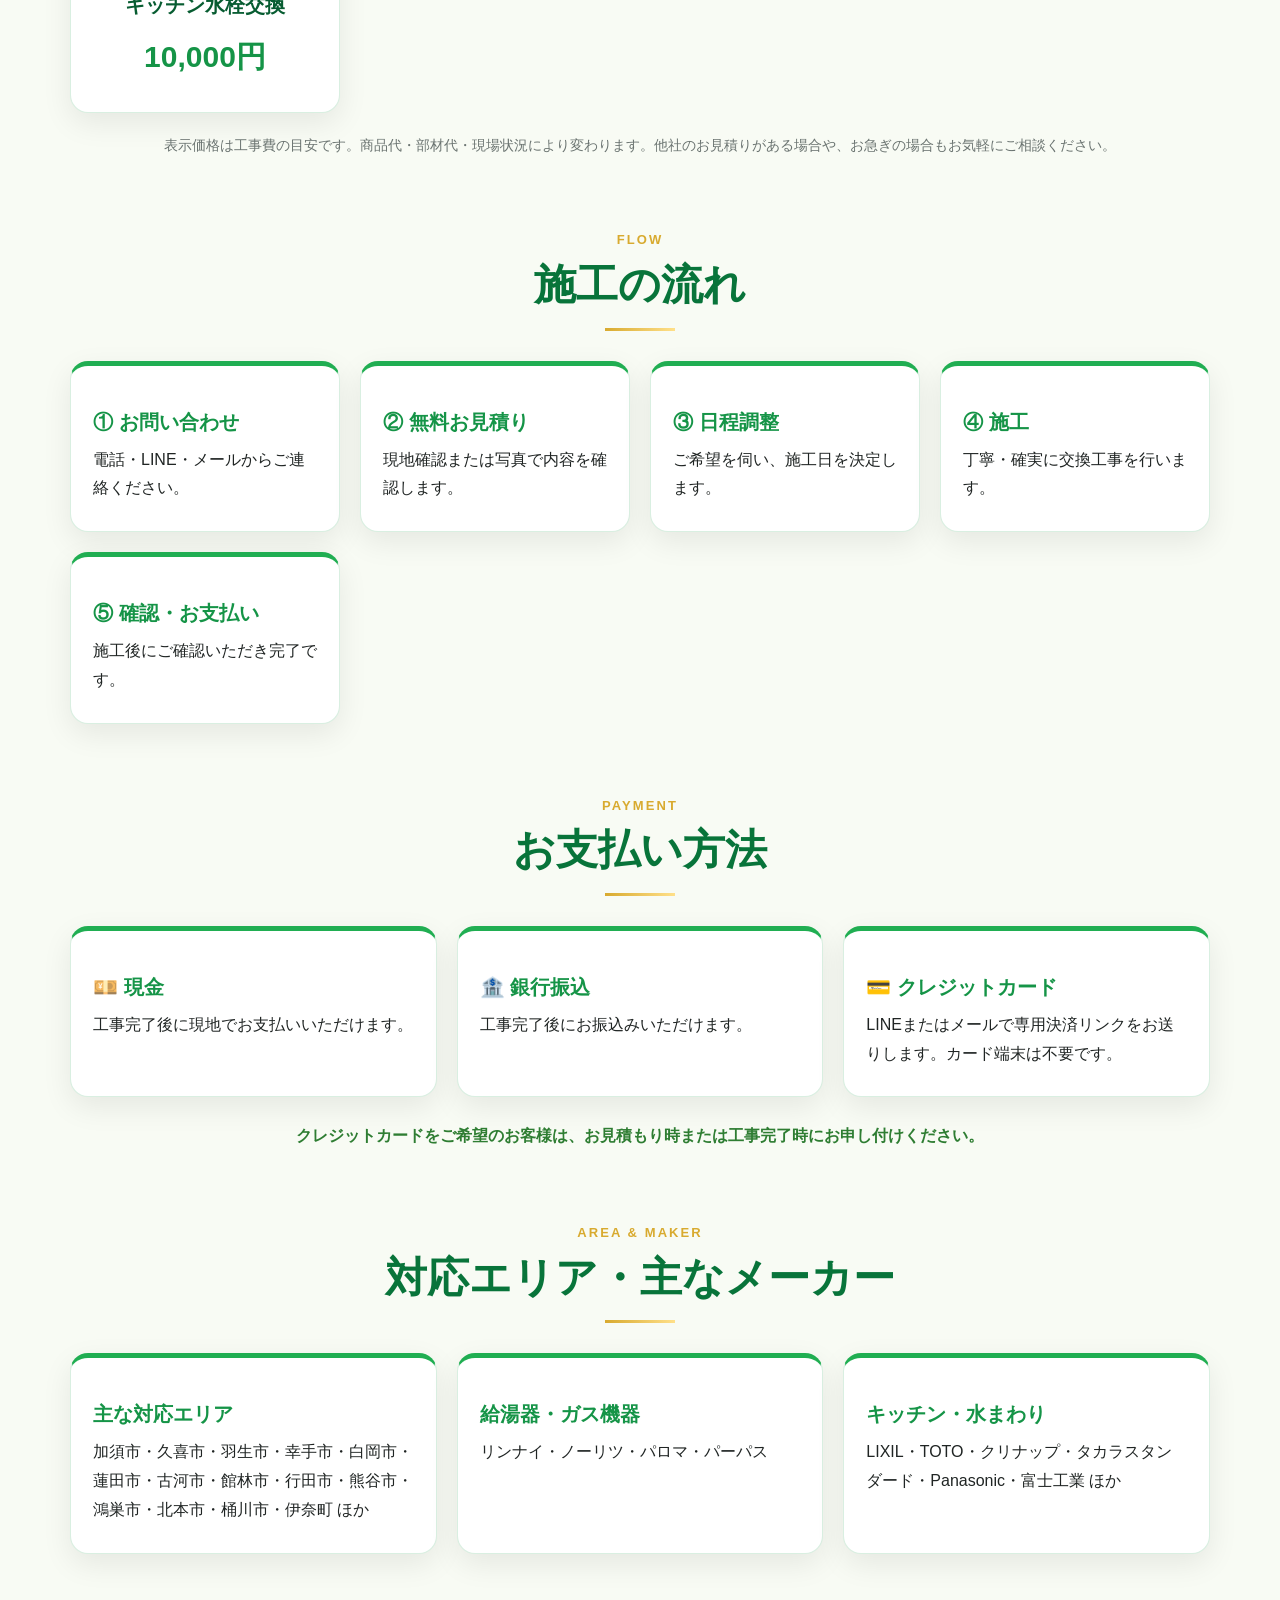
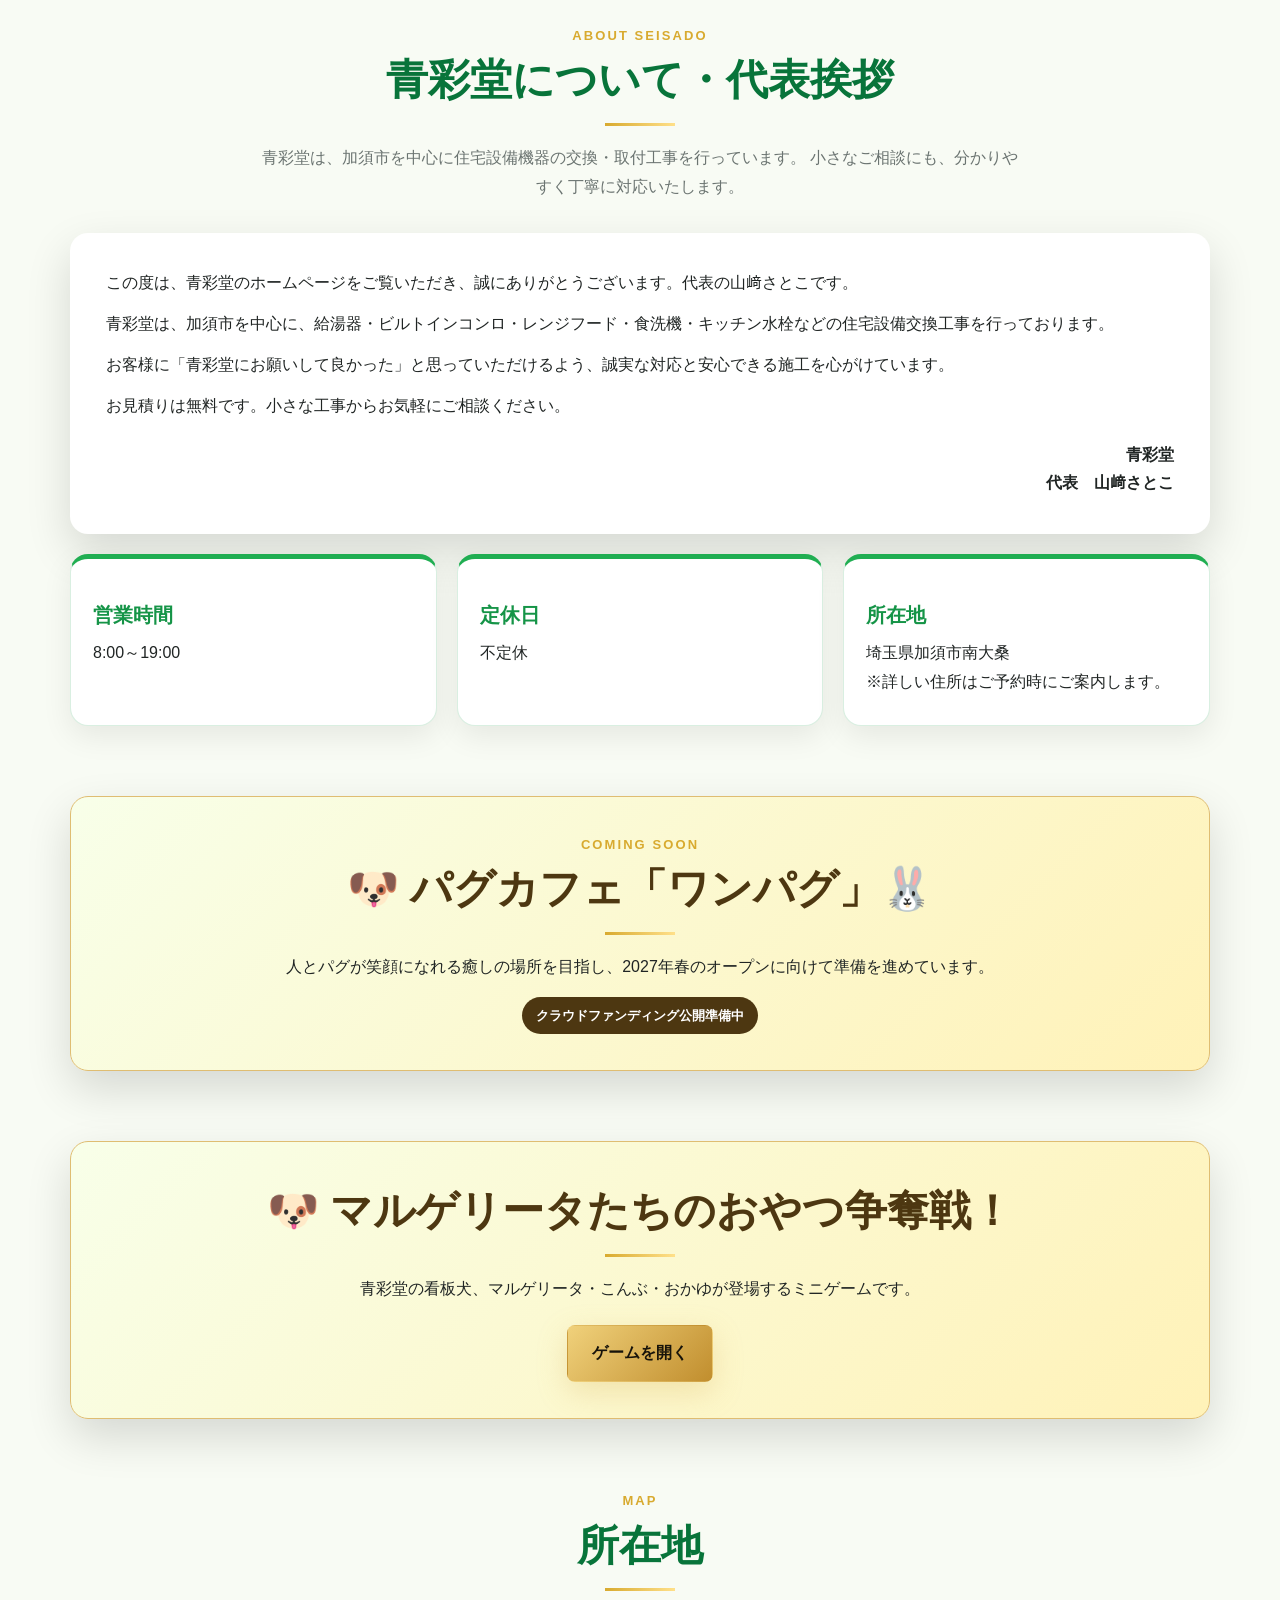
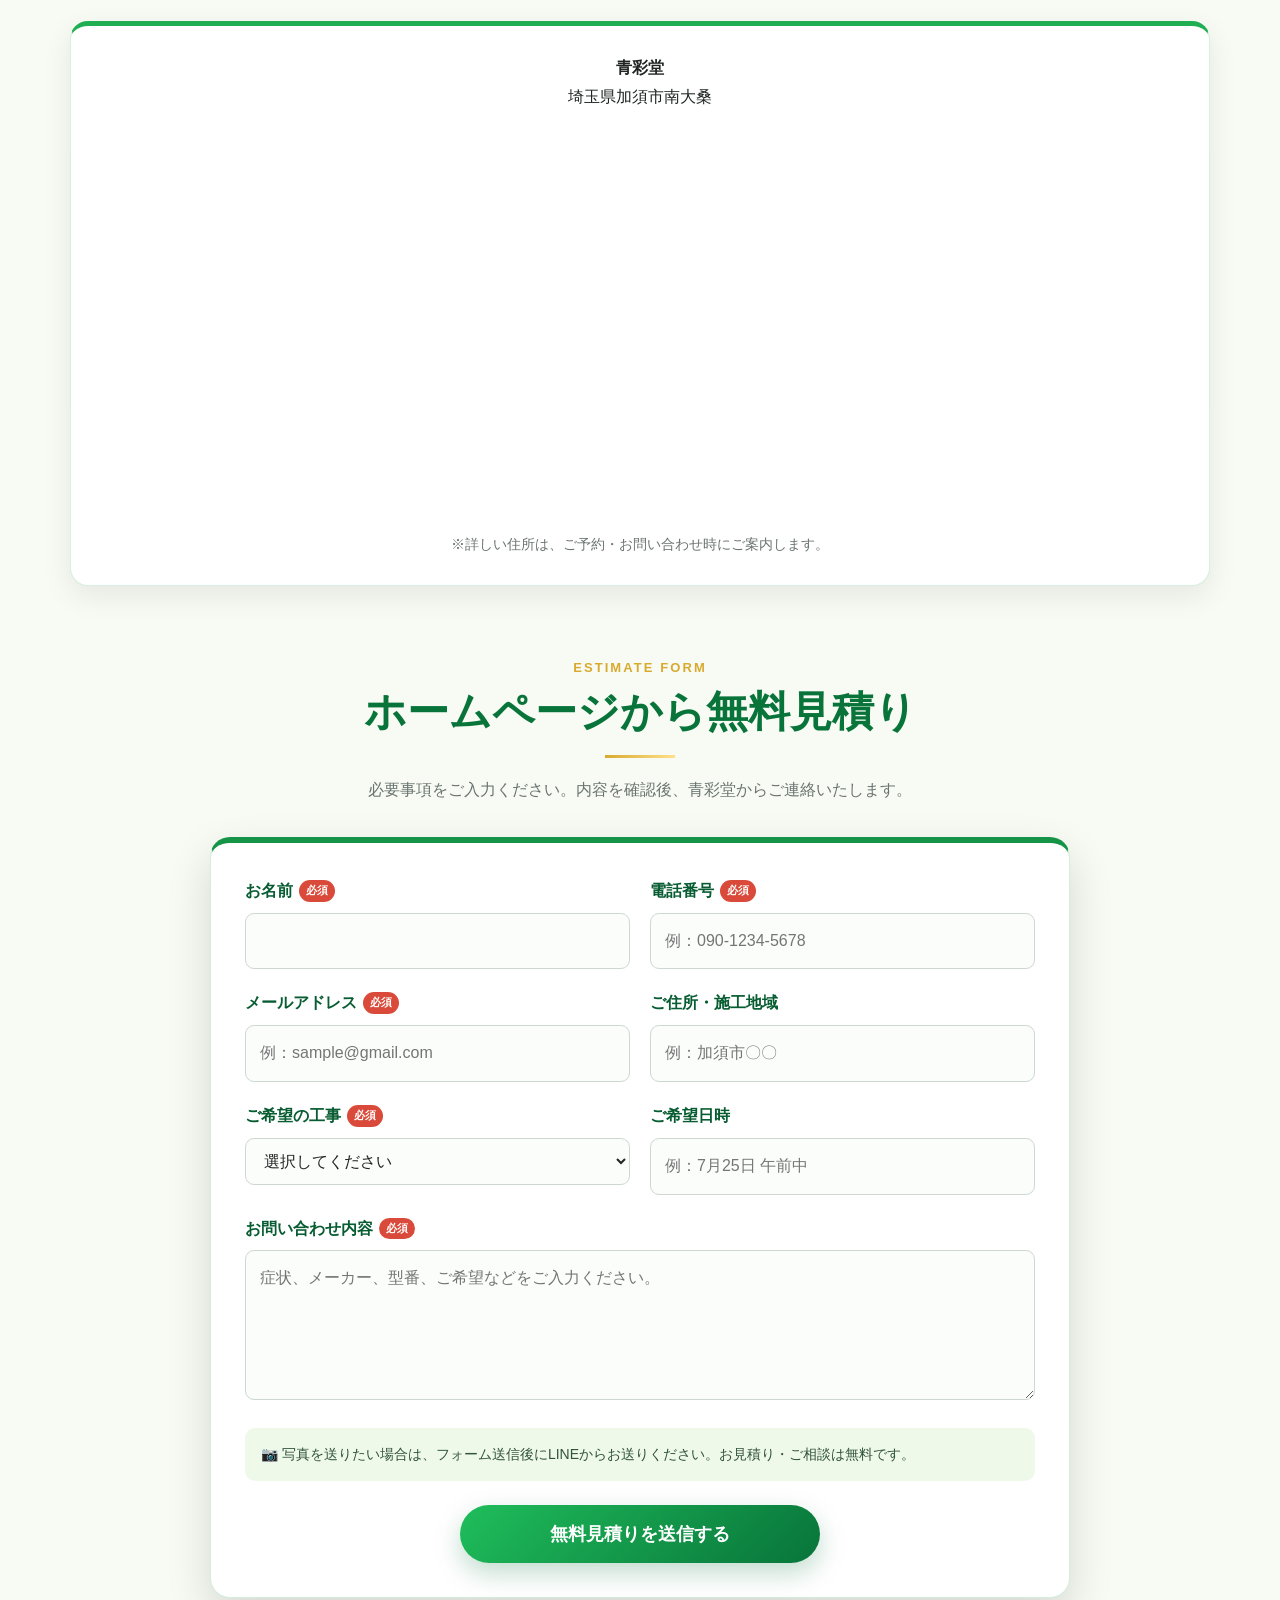
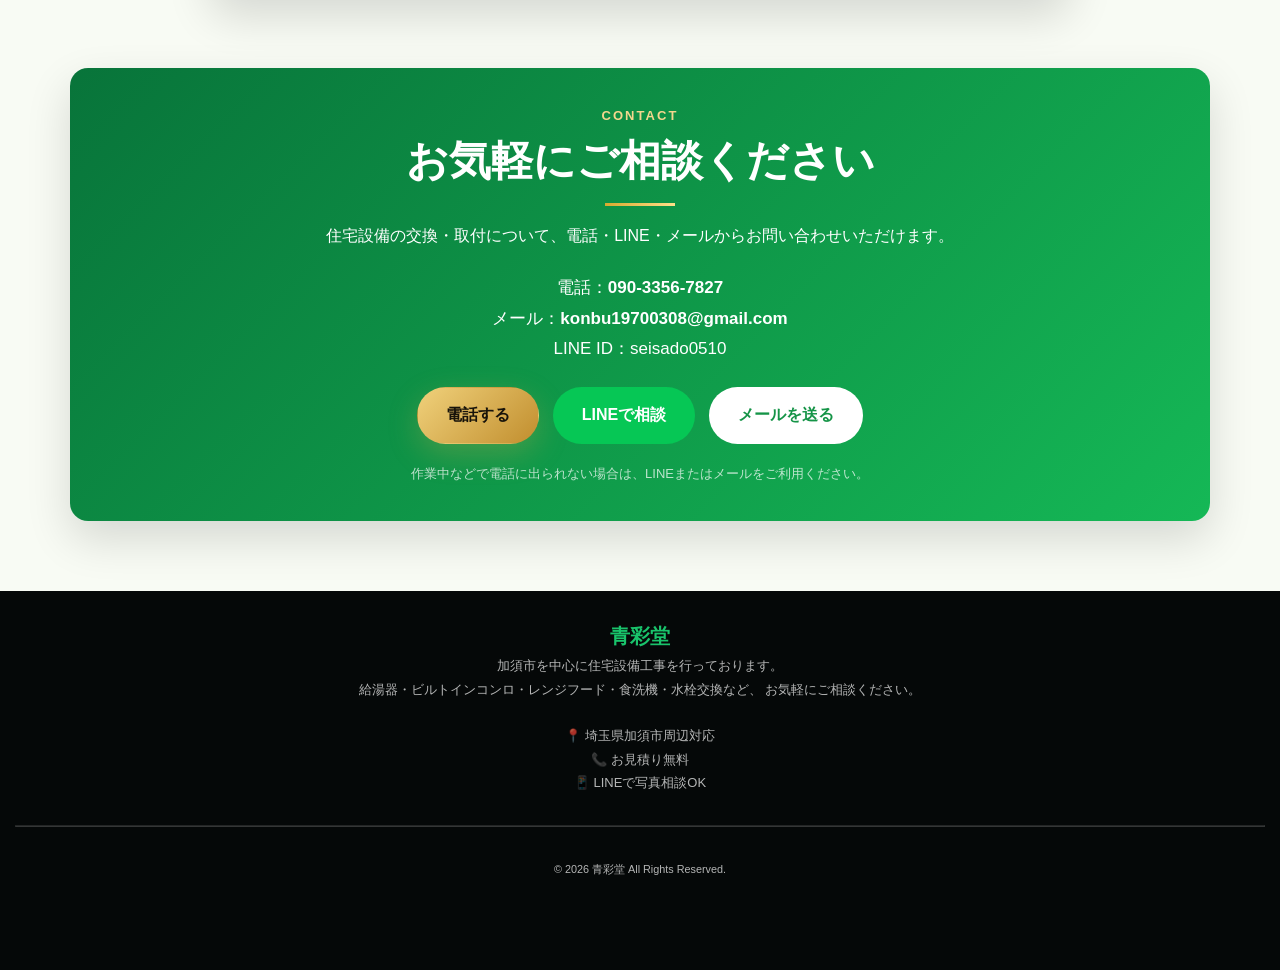
<file: index (5).html>
<!DOCTYPE html>
<html lang="ja">
<head>
  <meta charset="UTF-8">
  <meta name="viewport" content="width=device-width, initial-scale=1.0">
  <title>青彩堂｜加須市周辺の住宅設備工事</title>
  <meta name="description" content="埼玉県加須市の青彩堂です。給湯器・ビルトインコンロ・レンジフード・水栓・食洗機の交換工事ならお任せください。加須市・久喜市・羽生市・幸手市・古河市などに対応しています。">
  <meta name="keywords" content="加須市 給湯器交換,加須市 コンロ交換,レンジフード交換,住宅設備,青彩堂,久喜市,羽生市,幸手市,古河市">
  <meta name="author" content="青彩堂">
  <meta name="robots" content="index,follow">
  <meta property="og:title" content="青彩堂｜加須市の住宅設備工事">
  <meta property="og:description" content="給湯器・ビルトインコンロ・レンジフード・水栓・食洗機の交換なら青彩堂へ">
  <meta property="og:type" content="website">
  <link rel="icon" type="image/png" href="favicon.png">
  <link rel="apple-touch-icon" href="favicon.png">

  <style>
    :root {
      --black: #073b22;
      --deep: #075c31;
      --green: #159447;
      --green-light: #29bd59;
      --gold: #d8aa2f;
      --gold-light: #ffe08a;
      --white: #ffffff;
      --cream: #f5f1e8;
      --text: #202524;
      --muted: #6b7471;
      --shadow: 0 18px 45px rgba(0, 0, 0, .14);
    }

    * { margin: 0; padding: 0; box-sizing: border-box; }
    html { scroll-behavior: smooth; }
    body {
      font-family: "Yu Gothic", "Meiryo", sans-serif;
      color: var(--text);
      background: #f8fbf4;
      line-height: 1.8;
      overflow-x: hidden;
    }
    a { color: inherit; text-decoration: none; }
    img { display: block; width: 100%; }

    .hero {
      min-height: 92vh;
      display: flex;
      align-items: center;
      justify-content: center;
      position: relative;
      color: #fff;
      text-align: center;
      padding: 92px 20px 72px;
      background:
        linear-gradient(120deg, rgba(3, 91, 38, .92), rgba(25, 174, 73, .68) 48%, rgba(255,255,255,.12)),
        url("assets/range-after.png") center/cover no-repeat;
    }

    .hero::before {
      content: "";
      position: absolute;
      inset: 0;
      background:
        radial-gradient(circle at 78% 18%, rgba(255,255,255,.38), transparent 28%),
        linear-gradient(180deg, rgba(0,0,0,.04), rgba(0,49,19,.34));
    }

    .hero-content {
      position: relative;
      z-index: 2;
      width: min(980px, 100%);
      animation: heroIn 1s ease both;
    }

    @keyframes heroIn {
      from { opacity: 0; transform: translateY(25px); }
      to { opacity: 1; transform: translateY(0); }
    }

    .eyebrow {
      display: inline-flex;
      align-items: center;
      gap: 8px;
      padding: 8px 18px;
      border: 1px solid rgba(243, 215, 142, .7);
      background: rgba(0, 91, 38, .74);
      color: var(--gold-light);
      border-radius: 999px;
      font-size: 14px;
      font-weight: 700;
      letter-spacing: .08em;
      backdrop-filter: blur(6px);
    }

    .hero h1 {
      margin-top: 22px;
      font-size: clamp(54px, 11vw, 110px);
      line-height: 1;
      letter-spacing: .18em;
      text-indent: .18em;
      font-weight: 900;
      text-shadow: 0 5px 0 rgba(255,255,255,.18), 0 12px 35px rgba(0, 55, 20, .48);
    }

    .hero-copy {
      margin: 24px auto 0;
      font-size: clamp(24px, 4vw, 43px);
      font-weight: 800;
      line-height: 1.35;
    }

    .hero-copy span { color: var(--gold-light); }

    .hero-sub {
      max-width: 680px;
      margin: 20px auto 0;
      color: rgba(255,255,255,.9);
      font-size: clamp(15px, 2vw, 19px);
    }

    .hero-actions,
    .button-area {
      display: flex;
      justify-content: center;
      flex-wrap: wrap;
      gap: 14px;
    }

    .hero-actions { margin-top: 34px; }

    .btn {
      display: inline-flex;
      align-items: center;
      justify-content: center;
      min-height: 54px;
      padding: 13px 24px;
      border-radius: 8px;
      font-weight: 800;
      transition: .25s ease;
      border: 1px solid transparent;
    }

    .btn:hover { transform: translateY(-3px); filter: brightness(1.05); }
    .btn-gold {
      color: #17130a;
      background: linear-gradient(135deg, #f0d17b, #c18e2e);
      box-shadow: 0 10px 30px rgba(215, 173, 79, .28);
    }
    .btn-line { background: #06c755; color: #fff; }
    .btn-dark { background: rgba(255,255,255,.08); color: #fff; border-color: rgba(255,255,255,.5); }
    .btn-white { background: #fff; color: var(--green); }

    .mini-crowdfund {
      max-width: 760px;
      margin: 22px auto 0;
      padding: 11px 16px;
      border-left: 3px solid var(--gold);
      background: rgba(5, 91, 38, .68);
      color: rgba(255,255,255,.88);
      font-size: 13px;
      text-align: left;
      border-radius: 6px;
      backdrop-filter: blur(5px);
    }
    .mini-crowdfund strong { color: var(--gold-light); }

    nav {
      position: static;
      z-index: 1000;
      background: linear-gradient(90deg, #087337, #12a94d);
      border-bottom: 3px solid var(--gold);
      box-shadow: 0 7px 20px rgba(0, 92, 38, .20);
    }
    nav ul {
      max-width: 1180px;
      margin: auto;
      list-style: none;
      display: flex;
      justify-content: center;
      flex-wrap: wrap;
    }
    nav a {
      display: block;
      padding: 14px 16px;
      color: #fff;
      font-size: 13px;
      font-weight: 700;
    }
    nav a:hover { color: #173b1f; background: var(--gold-light); }

    .trust-strip {
      position: relative;
      z-index: 3;
      max-width: 1080px;
      margin: 20px auto 45px;
      display: grid;
      grid-template-columns: repeat(4, 1fr);
      background: linear-gradient(180deg, #fffef8, #f7f5e9);
      border-radius: 18px;
      box-shadow: var(--shadow);
      overflow: hidden;
    }
    .trust-item {
      padding: 24px 14px;
      text-align: center;
      border-right: 1px solid #ece9e0;
    }
    .trust-item:last-child { border-right: 0; }
    .trust-item strong {
      display: block;
      color: #0b873d;
      font-size: 25px;
      line-height: 1.2;
    }
    .trust-item span { color: var(--muted); font-size: 13px; }

    section {
      width: min(1140px, calc(100% - 34px));
      margin: 70px auto;
    }

    .section-kicker {
      text-align: center;
      color: var(--gold);
      font-size: 13px;
      font-weight: 900;
      letter-spacing: .16em;
      text-transform: uppercase;
    }

    section h2 {
      margin-top: 5px;
      text-align: center;
      color: #08743a;
      font-size: clamp(29px, 4vw, 42px);
      line-height: 1.35;
    }
    section h2::after {
      content: "";
      display: block;
      width: 70px;
      height: 3px;
      margin: 14px auto 0;
      background: linear-gradient(90deg, var(--gold), var(--gold-light));
    }

    .section-lead {
      max-width: 760px;
      margin: 18px auto 32px;
      text-align: center;
      color: var(--muted);
    }

    .dark-section {
      width: 100%;
      max-width: none;
      padding: 75px max(18px, calc((100% - 1140px)/2));
      background: linear-gradient(135deg, #075d30, #0fa348);
      color: #fff;
    }
    .dark-section h2 { color: #fff; }
    .dark-section .section-lead { color: rgba(255,255,255,.72); }

    .cards {
      display: grid;
      grid-template-columns: repeat(auto-fit, minmax(220px, 1fr));
      gap: 20px;
    }

    .card {
      background: #fff;
      border-radius: 15px;
      padding: 28px 22px;
      box-shadow: 0 10px 30px rgba(0,0,0,.08);
      border: 1px solid rgba(19, 153, 68, .16);
      border-top: 5px solid #20ae52;
      transition: .3s ease;
    }
    .card:hover { transform: translateY(-6px); box-shadow: var(--shadow); }
    .card .icon { font-size: 40px; }
    .card h3 { color: var(--green); margin: 10px 0 6px; font-size: 20px; }


    .service-card { padding: 0; overflow: hidden; }
    .service-card img { height: 180px; object-fit: cover; }
    .service-card .service-body { padding: 22px; }
    .service-card .service-tag { display:inline-block; margin-top:10px; padding:4px 10px; border-radius:999px; background:#eff9e9; color:#08743a; font-size:12px; font-weight:800; }

    .work-card {
      margin-top: 28px;
      overflow: hidden;
      border-radius: 16px;
      background: #fff;
      box-shadow: var(--shadow);
    }
    .work-card h3 {
      padding: 16px 20px;
      color: #fff;
      background: linear-gradient(90deg, #0b3f36, #0f715f);
      text-align: center;
      font-size: 22px;
    }
    .before-after { display: grid; grid-template-columns: 1fr 1fr; }
    .photo-box { position: relative; overflow: hidden; background: #ddd; }
    .photo-box img {
      height: 430px;
      object-fit: cover;
      cursor: zoom-in;
      transition: transform .5s ease;
    }
    .photo-box:hover img { transform: scale(1.03); }
    .photo-label {
    position: absolute;
    top: 14px;
    left: 14px;
    z-index: 2;

    padding: 10px 20px;
    border-radius: 999px;

    background: #19c36b;
    color: #fff;

    font-size: 15px;
    font-weight: bold;

    box-shadow: 0 6px 18px rgba(0,0,0,.25);
}
    .before-label { background: #424746; }
    .after-label { background: var(--green-light); }
    .work-text { padding: 18px 20px 22px; text-align: center; color: var(--muted); }

    .promise-grid { counter-reset: promise; }
    .promise-card {
      position: relative;
      padding-top: 54px;
      background: rgba(255,255,255,.06);
      border: 1px solid rgba(255,255,255,.12);
      color: rgba(255,255,255,.82);
      box-shadow: none;
    }
    .promise-card::before {
      counter-increment: promise;
      content: "0" counter(promise);
      position: absolute;
      top: 16px;
      left: 20px;
      color: var(--gold-light);
      font-size: 25px;
      font-weight: 900;
    }
    .promise-card h3 { color: #fff; }

    .price-card { text-align: center; }
    .price-card strong { display: block; color: var(--deep); font-size: 20px; }
    .price-card .price { margin-top: 7px; color: var(--green); font-size: 30px; font-weight: 900; }
    .price-note { margin-top: 20px; text-align: center; color: var(--muted); font-size: 14px; }

    .profile-box,
    .contact,
    .cafe-banner {
      border-radius: 18px;
      padding: 36px;
      box-shadow: var(--shadow);
    }
    .profile-box { background: #fff; }
    .profile-box p + p { margin-top: 12px; }

    .cafe-banner {
      background: linear-gradient(135deg, #f8ffe9, #fff2b8);
      border: 1px solid #dfbd72;
      text-align: center;
    }
    .cafe-banner h2 { color: #4d3711; }
    .cafe-banner .cafe-small {
      display: inline-block;
      margin-top: 15px;
      padding: 7px 14px;
      border-radius: 999px;
      background: #4d3711;
      color: #fff;
      font-size: 13px;
      font-weight: 800;
    }

    .contact {
      background: linear-gradient(135deg, #08743a, #15b856);
      color: #fff;
      text-align: center;
    }
    .contact h2 { color: #fff; }
    .contact-details { margin: 22px 0; font-size: 17px; }
    .contact-details a { font-weight: 800; }



    /* ホームページお問い合わせフォーム */
    .contact-form-wrap {
      max-width: 860px;
      margin: 30px auto 0;
      padding: 34px;
      background: #fff;
      border: 1px solid rgba(19, 153, 68, .18);
      border-top: 6px solid var(--green);
      border-radius: 20px;
      box-shadow: var(--shadow);
    }

    .contact-form-grid {
      display: grid;
      grid-template-columns: 1fr 1fr;
      gap: 20px;
    }

    .form-group { text-align: left; }
    .form-group.full { grid-column: 1 / -1; }

    .form-group label {
      display: block;
      margin-bottom: 7px;
      color: var(--deep);
      font-weight: 800;
    }

    .form-required {
      display: inline-block;
      margin-left: 6px;
      padding: 1px 7px;
      border-radius: 999px;
      background: #d94a3a;
      color: #fff;
      font-size: 11px;
      vertical-align: 2px;
    }

    .contact-form-wrap input,
    .contact-form-wrap select,
    .contact-form-wrap textarea {
      width: 100%;
      padding: 13px 14px;
      border: 1px solid #cdd8d1;
      border-radius: 9px;
      background: #fbfdfb;
      color: var(--text);
      font: inherit;
      transition: .2s ease;
    }

    .contact-form-wrap textarea {
      min-height: 150px;
      resize: vertical;
    }

    .contact-form-wrap input:focus,
    .contact-form-wrap select:focus,
    .contact-form-wrap textarea:focus {
      outline: none;
      border-color: var(--green);
      box-shadow: 0 0 0 3px rgba(21, 148, 71, .14);
      background: #fff;
    }

    .form-note {
      margin: 18px 0;
      padding: 14px 16px;
      border-radius: 10px;
      background: #eff9e9;
      color: #31533d;
      font-size: 14px;
      text-align: left;
    }

    .form-submit {
      display: block;
      width: min(100%, 360px);
      margin: 24px auto 0;
      min-height: 58px;
      border: 0;
      border-radius: 999px;
      background: linear-gradient(135deg, #1fbd5b, #08743a);
      color: #fff;
      font-size: 18px;
      font-weight: 900;
      cursor: pointer;
      box-shadow: 0 10px 26px rgba(8, 116, 58, .25);
      transition: .25s ease;
    }

    .form-submit:hover {
      transform: translateY(-2px);
      filter: brightness(1.05);
    }


    iframe { width: 100%; border: 0; border-radius: 12px; }

    footer {
      margin-top: 60px;
      padding: 28px 15px 90px;
      background: #050808;
      color: rgba(255,255,255,.7);
      text-align: center;
      font-size: 13px;
    }

    .fixed-contact { display: none; }

    .reveal { opacity: 0; transform: translateY(28px); transition: .75s ease; }
    .reveal.show { opacity: 1; transform: translateY(0); }

    #imageModal {
      display: none;
      position: fixed;
      inset: 0;
      z-index: 9999;
      align-items: center;
      justify-content: center;
      padding: 20px;
      background: rgba(0,0,0,.92);
    }
    #modalImage { max-width: 92vw; max-height: 88vh; object-fit: contain; }
    .modal-close {
      position: fixed;
      top: 20px;
      right: 20px;
      width: 48px;
      height: 48px;
      border: 0;
      border-radius: 50%;
      color: #fff;
      background: rgba(255,255,255,.14);
      font-size: 34px;
      cursor: pointer;
    }

    @media (max-width: 800px) {
      body { padding-bottom: 64px; }
      .hero { min-height: 82vh; padding: 78px 18px 55px; }
      .hero h1 { letter-spacing: .12em; text-indent: .12em; }
      .hero-actions .btn { width: min(100%, 320px); }
      nav { position: static; }
      nav a { padding: 10px 8px; font-size: 11px; }
      .trust-strip { grid-template-columns: repeat(2, 1fr); margin: 18px 17px 38px; }
      .trust-item:nth-child(2) { border-right: 0; }
      .trust-item:nth-child(-n+2) { border-bottom: 1px solid #ece9e0; }
      section { margin: 52px auto; }
      .dark-section { padding-top: 58px; padding-bottom: 58px; }
      .before-after { grid-template-columns: 1fr; }
      .photo-box img { height: 340px; }
      .profile-box, .contact, .cafe-banner { padding: 26px 18px; }
      .fixed-contact {
        display: grid;
        grid-template-columns: repeat(3, 1fr);
        position: fixed;
        left: 0;
        right: 0;
        bottom: 0;
        z-index: 3000;
        box-shadow: 0 -5px 20px rgba(0,0,0,.25);
      }
      .fixed-contact a { padding: 12px 4px; color: #fff; text-align: center; font-size: 13px; font-weight: 800; }
      .fixed-tel { background: #c38d27; }
      .fixed-line { background: #06c755; }
      .fixed-mail { background: #1769aa; }
      footer { padding-bottom: 30px; }
    }

    /* 最終調整：見やすさと統一感 */
    nav a {
      min-width: 112px;
      text-align: center;
    }

    .work-card,
    .card,
    .profile-box,
    .contact,
    .cafe-banner {
      border-radius: 18px;
    }

    .button-area .btn,
    .hero-actions .btn {
      border-radius: 999px;
      padding-left: 28px;
      padding-right: 28px;
    }

    #contact-last {
      padding: 38px 24px;
      border-radius: 22px;
      background: linear-gradient(135deg, #efffec, #fff8d6);
      border: 1px solid rgba(216, 170, 47, .45);
      box-shadow: var(--shadow);
      text-align: center;
    }

    #voice .card {
      border-top-color: var(--gold);
    }

    @media (max-width: 800px) {
      nav a {
        min-width: auto;
      }

      #contact-last {
        padding: 28px 18px;
      }

      .contact-form-wrap { padding: 24px 18px; }
      .contact-form-grid { grid-template-columns: 1fr; }
      .form-group.full { grid-column: auto; }
    }

  </style>
</head>

<body>
  <header class="hero">
    <div class="hero-content">
      <div class="eyebrow">加須市を中心に　地域密着！迅速対応！</div>
      <h1>青彩堂</h1>
      <p class="hero-copy"><span>住宅設備のプロフェッショナル</span><br>安心・丁寧・確実な施工</p>
      <p class="hero-sub">給湯器・ビルトインコンロ・レンジフード・食洗機・キッチン水栓の交換に対応。工事内容と料金を分かりやすくご案内します。</p>

      <div class="hero-actions">
        <a href="tel:09033567827" class="btn btn-gold">📞今すぐ電話する</a>
        <a href="https://line.me/ti/p/Nkr58LmcFn" class="btn btn-line">LINEで写真を送って無料見積り</a>
        <a href="#works" class="btn btn-dark">施工事例を見る ▼</a>
      </div>
<p style="font-size:22px;font-weight:bold;color:#ff5722;margin:20px 0;">

🔥 最短当日対応・お見積り無料・出張費無料（対応エリア内）
</p>
      <div class="mini-crowdfund">
        <strong>🐶 ワンパグプロジェクト</strong>　2027年春オープンを目指し、クラウドファンディング公開準備中です。
      </div>
    </div>
  </header>

  <nav>
    <ul>
      <li><a href="#service">工事内容</a></li>
      <li><a href="#works">施工事例</a></li>
      <li><a href="#price">料金目安</a></li>
      <li><a href="#profile">会社案内</a></li>
      <li><a href="#contact">お問い合わせ</a></li>
    </ul>
  </nav>

  <div class="trust-strip reveal">
    <div class="trust-item"><strong>地域密着</strong><span>加須市と周辺地域</span></div>
    <div class="trust-item"><strong>見積無料</strong><span>相談・現地確認</span></div>
    <div class="trust-item"><strong>安心施工</strong><span>丁寧に事前説明</span></div>
    <div class="trust-item"><strong>迅速対応</strong><span>日程はご相談ください</span></div>
  </div>

  <section id="service" class="reveal">
    <p class="section-kicker">Service</p>
    <h2>住宅設備の交換は青彩堂へ</h2>
    <p class="section-lead">暮らしに欠かせない設備を、丁寧な説明と確かな施工で交換します。</p>
    <div class="cards">
      <div class="card service-card"><img src="assets/waterheater-after.png" alt="給湯器交換"><div class="service-body"><h3>給湯器交換</h3><p>ガス給湯器の撤去・設置・試運転まで対応します。</p><span class="service-tag">各メーカー対応</span></div></div>
      <div class="card service-card"><img src="assets/stove-after.png" alt="3つ口ビルトインコンロ交換"><div class="service-body"><h3>ビルトインコンロ交換</h3><p>3つ口タイプを中心に、古いコンロの撤去から新品設置まで行います。</p><span class="service-tag">3つ口タイプ</span></div></div>
      <div class="card service-card"><img src="assets/range-after.png" alt="レンジフード交換"><div class="service-body"><h3>レンジフード交換</h3><p>交換・ダクト接続・動作確認まで丁寧に施工します。</p><span class="service-tag">すっきり快適</span></div></div>
      <div class="card service-card"><img src="assets/faucet-after.png" alt="キッチン水栓交換"><div class="service-body"><h3>キッチン水栓交換</h3><p>水栓交換や水漏れのご相談にも対応します。</p><span class="service-tag">水まわり対応</span></div></div>
      <div class="card service-card"><img src="assets/dishwasher-after.png" alt="ビルトイン食洗機交換"><div class="service-body"><h3>ビルトイン食洗機交換</h3><p>交換・給排水接続・試運転まで対応します。</p><span class="service-tag">家事を快適に</span></div></div>
    </div>
  </section>
<section id="trouble" class="reveal">

  <p class="section-kicker">Trouble</p>
  <h2>こんなお困りごとはありませんか？</h2>

  <p class="section-lead">
    住宅設備の故障や交換でお困りの際は、青彩堂へお気軽にご相談ください。
  </p>

  <div class="cards">

    <div class="card" style="text-align:center;">
      <div class="icon">♨️</div>
      <h3>お湯が出ない</h3>
      <p>
        給湯器の電源が入らない、エラーが出る、お湯の温度が安定しない。
      </p>
    </div>

    <div class="card" style="text-align:center;">
      <div class="icon">🔥</div>
      <h3>コンロの調子が悪い</h3>
      <p>
        火がつかない、途中で消える、点火しにくいなど。
      </p>
    </div>

    <div class="card" style="text-align:center;">
      <div class="icon">💨</div>
      <h3>換気扇の音が大きい</h3>
      <p>
        レンジフードの吸い込みが弱い、異音がする、動かない。
      </p>
    </div>

    <div class="card" style="text-align:center;">
      <div class="icon">🚰</div>
      <h3>水漏れしている</h3>
      <p>
        キッチン水栓から水が漏れる、レバーが固い、止まりにくい。
      </p>
    </div>

    <div class="card" style="text-align:center;">
      <div class="icon">🍽️</div>
      <h3>食洗機が動かない</h3>
      <p>
        水がたまる、乾燥しない、エラー表示が出るなど。
      </p>
    </div>

  </div>

  <div style="
    margin-top:30px;
    padding:30px 20px;
    border-radius:18px;
    text-align:center;
    color:#fff;
    background:linear-gradient(135deg,#19b85e,#087a40);
    box-shadow:0 12px 30px rgba(0,0,0,.15);
  ">

    <h3 style="font-size:26px;color:#ffe58a;">
      青彩堂にお任せください！
    </h3>

    <p style="margin:12px 0 22px;">
      電話またはLINEで、症状や施工箇所の写真をお送りください。<br>
      お見積り・ご相談は無料です。
    </p>

    <div class="button-area">
      <a href="tel:09033567827" class="btn btn-gold">
        📞 電話で相談する
      </a>

      <a href="https://line.me/ti/p/Nkr58LmcFn" class="btn btn-line">
        LINEで写真を送る
      </a>
    </div>

  </div>

</section>
<section id="three-promises" class="reveal">

  <p class="section-kicker">Our Promise</p>
  <h2>青彩堂 3つのお約束</h2>

  <p class="section-lead">
    安心してご依頼いただけるよう、誠実で分かりやすい対応を大切にしています。
  </p>

  <div class="cards">

    <div class="card" style="text-align:center;">
      <div class="icon">🔧</div>
      <h3>丁寧・確実な施工</h3>
      <p>
        施工内容をきちんと確認し、一件一件責任を持って丁寧に作業します。
      </p>
    </div>

    <div class="card" style="text-align:center;">
      <div class="icon">💰</div>
      <h3>見積り無料・事前説明</h3>
      <p>
        工事内容と料金を事前にご説明し、ご納得いただいてから施工します。
      </p>
    </div>

    <div class="card" style="text-align:center;">
      <div class="icon">🏡</div>
      <h3>地域密着・相談しやすい対応</h3>
      <p>
        加須市を中心に周辺地域へ対応し、小さなご相談にも親身にお応えします。
      </p>
    </div>

  </div>

</section>

  <section id="works" class="reveal">
    <p class="section-kicker">Before & After</p>
    <h2>施工事例</h2>
    <p class="section-lead">写真をタップすると大きく表示できます。</p>

    <div class="work-card">
      <h3>レンジフード交換</h3>
      <div class="before-after">
        <div class="photo-box"><span class="photo-label before-label">施工前</span><img src="assets/range-before.jpg" alt="レンジフード交換の施工前" onclick="openModal(this.src)"></div>
        <div class="photo-box"><span class="photo-label after-label">施工後</span><img src="assets/range-after.png" alt="レンジフード交換の施工後" onclick="openModal(this.src)"></div>
      </div>
      <div class="work-text">既存のレンジフードを撤去し、新しいレンジフードへ交換しました。</div>
    </div>

    <div class="work-card">
      <h3>ビルトインコンロ交換</h3>
      <div class="before-after">
        <div class="photo-box"><span class="photo-label before-label">施工前</span><img src="assets/stove-before.jpg" alt="ビルトインコンロ交換の施工前" onclick="openModal(this.src)"></div>
        <div class="photo-box"><span class="photo-label after-label">施工後</span><img src="assets/stove-after.png" alt="ビルトインコンロ交換の施工後" onclick="openModal(this.src)"></div>
      </div>
      <div class="work-text">古いビルトインコンロを撤去し、新しいコンロを設置しました。</div>
    </div>

    <div class="work-card">
      <h3>給湯器交換</h3>
      <div class="before-after">
        <div class="photo-box"><span class="photo-label before-label">施工前</span><img src="assets/waterheater-before.jpg" alt="給湯器交換の施工前" onclick="openModal(this.src)"></div>
        <div class="photo-box"><span class="photo-label after-label">施工後</span><img src="assets/waterheater-after.png" alt="給湯器交換の施工後" onclick="openModal(this.src)"></div>
      </div>
      <div class="work-text">既存の給湯器を撤去し、新しい給湯器へ交換しました。</div>
    </div>

    <div class="work-card">
      <h3>ビルトイン食洗機交換</h3>
      <div class="before-after">
        <div class="photo-box"><span class="photo-label before-label">施工前</span><img src="assets/dishwasher-before.jpg" alt="食洗機交換の施工前" onclick="openModal(this.src)"></div>
        <div class="photo-box"><span class="photo-label after-label">施工後</span><img src="assets/dishwasher-after.png" alt="食洗機交換の施工後" onclick="openModal(this.src)"></div>
      </div>
      <div class="work-text">既存の食洗機を撤去し、新しいビルトイン食洗機へ交換しました。</div>
    </div>

    <div class="work-card">
      <h3>キッチン水栓交換</h3>
      <div class="before-after">
        <div class="photo-box"><span class="photo-label before-label">施工前</span><img src="assets/faucet-before.jpg" alt="キッチン水栓交換の施工前" onclick="openModal(this.src)"></div>
        <div class="photo-box"><span class="photo-label after-label">施工後</span><img src="assets/faucet-after.png" alt="キッチン水栓交換の施工後" onclick="openModal(this.src)"></div>
      </div>
      <div class="work-text">古いキッチン水栓を撤去し、新しい水栓へ交換しました。</div>
    </div>
  </section>
<section id="line-photo">
  <div class="card" style="background:linear-gradient(135deg,#19c36b,#0d8d4b);color:#fff;text-align:center;border-radius:20px;padding:40px;">

    <h2 style="color:#fff;">📸 写真を送るだけ！無料見積り</h2>

    <p style="font-size:20px;margin-top:20px;">
      給湯器・コンロ・レンジフード・食洗機・水栓など
    </p>

    <h3 style="font-size:32px;color:#ffe082;margin:25px 0;">
      LINEで写真を送るだけ！
    </h3>

    <p>
      「交換できるかな？」<br>
      「いくらぐらい？」<br><br>

      写真を送っていただければ、
      おおよその金額をご案内いたします。
    </p>

    <div style="margin:30px 0;">

      ✅ お見積り無料<br>
      ✅ 他社見積り歓迎<br>
      ✅ 無理な営業はいたしません

    </div>

    <a href="https://line.me/ti/p/Nkr58LmcFn"
       class="btn btn-line"
       style="font-size:22px;padding:18px 35px;">
       LINEで無料相談する
    </a>

  </div>
</section>
<section id="contact-last" class="reveal">

  <h2>お気軽にお問い合わせください</h2>

  <p class="section-lead">
    お見積り・ご相談は無料です。<br>
    LINEで写真を送っていただければ、おおよそのご案内も可能です。
  </p>

  <div class="button-area">

    <a href="tel:09033567827" class="btn btn-gold">
      📞 電話で相談する
    </a>

    <a href="https://line.me/ti/p/Nkr58LmcFn" class="btn btn-line">
      📱 LINEで相談する
    </a>

    <a href="mailto:konbu19700308@gmail.com" class="btn btn-white">
      ✉️ メールで相談する
    </a>

  </div>

</section>
<section id="voice" class="reveal">

  <p class="section-kicker">Customer Voice</p>
  <h2>お客様の声</h2>

  <p class="section-lead">
    青彩堂をご利用いただいたお客様から、嬉しいお言葉をいただいております。
  </p>

  <div class="cards">

    <div class="card">
      <div class="icon">⭐⭐⭐⭐⭐</div>
      <h3>加須市　A様</h3>
      <p><strong>施工内容</strong><br>給湯器交換</p>
      <p>
        「接客も説明もとても丁寧で、安心してお願いすることができました。
        また何かあれば青彩堂さんにお願いしたいと思います。」
      </p>
    </div>

    <div class="card">
      <div class="icon">⭐⭐⭐⭐⭐</div>
      <h3>久喜市　K様</h3>
      <p><strong>施工内容</strong><br>キッチン水栓交換</p>
      <p>
        「問い合わせをしてからのレスポンスがとても早く、
        工事までスムーズに進めていただき、本当に助かりました。」
      </p>
    </div>

    <div class="card">
      <div class="icon">⭐⭐⭐⭐⭐</div>
      <h3>羽生市　T様</h3>
      <p><strong>施工内容</strong><br>レンジフード交換</p>
      <p>
        「親身になって相談に乗っていただき、
        分かりやすく説明してくださったので安心してお願いできました。」
      </p>
    </div>

  </div>

</section>
<section id="results" class="reveal">

  <p class="section-kicker">Achievements</p>
  <h2>施工実績</h2>

  <p class="section-lead">
    地域密着で、一件一件丁寧な施工を心掛けています。
  </p>

  <div class="cards">

    <div class="card" style="text-align:center;">
      <div class="icon">🏠</div>
<h3>施工実績</h3>

<p style="font-size:28px;font-weight:bold;color:#19c36b;">
  年間 512件
</p>

<p style="font-size:14px;color:#666;">
  2025年度施工実績
</p>
    </div>

    <div class="card" style="text-align:center;">
      <div class="icon">😊</div>
      <h3>お客様第一</h3>
      <p style="font-size:24px;font-weight:bold;color:#19c36b;">
        丁寧な接客・安心施工
      </p>
      <p>
        お客様に安心してご依頼いただけるよう、
        分かりやすい説明と丁寧な対応を心掛けています。
      </p>
    </div>

    <div class="card" style="text-align:center;">
      <div class="icon">📍</div>
      <h3>対応エリア</h3>
      <p>
        加須市・久喜市・羽生市・幸手市・古河市など
      </p>
    </div>

  </div>

</section>
  <section id="price" class="reveal">
    <p class="section-kicker">Price</p>
    <h2>料金の目安</h2>
    <p class="section-lead">工事内容や現場状況により変わる場合があります。正式な金額は事前にご説明します。</p>
    <div class="cards">
      <div class="card price-card"><strong>ビルトインコンロ交換</strong><div class="price">18,000円</div></div>
      <div class="card price-card"><strong>レンジフード交換</strong><div class="price">20,000円</div></div>
      <div class="card price-card"><strong>給湯器交換</strong><div class="price">25,000円</div></div>
      <div class="card price-card"><strong>食洗機交換</strong><div class="price">18,000円</div></div>
      <div class="card price-card"><strong>キッチン水栓交換</strong><div class="price">10,000円</div></div>
    </div>
    <p class="price-note">表示価格は工事費の目安です。商品代・部材代・現場状況により変わります。他社のお見積りがある場合や、お急ぎの場合もお気軽にご相談ください。</p>
  </section>

  

  <section id="flow" class="reveal">
    <p class="section-kicker">Flow</p>
    <h2>施工の流れ</h2>
    <div class="cards" style="margin-top:30px;">
      <div class="card"><h3>① お問い合わせ</h3><p>電話・LINE・メールからご連絡ください。</p></div>
      <div class="card"><h3>② 無料お見積り</h3><p>現地確認または写真で内容を確認します。</p></div>
      <div class="card"><h3>③ 日程調整</h3><p>ご希望を伺い、施工日を決定します。</p></div>
      <div class="card"><h3>④ 施工</h3><p>丁寧・確実に交換工事を行います。</p></div>
      <div class="card"><h3>⑤ 確認・お支払い</h3><p>施工後にご確認いただき完了です。</p></div>
    </div>
  </section>
 <section id="payment" class="reveal">
  <p class="section-kicker">Payment</p>
  <h2>お支払い方法</h2>

  <div class="cards" style="margin-top:30px;">

    <div class="card">
      <h3>💴 現金</h3>
      <p>工事完了後に現地でお支払いいただけます。</p>
    </div>

    <div class="card">
      <h3>🏦 銀行振込</h3>
      <p>工事完了後にお振込みいただけます。</p>
    </div>

    <div class="card">
      <h3>💳 クレジットカード</h3>
      <p>LINEまたはメールで専用決済リンクをお送りします。カード端末は不要です。</p>
    </div>

  </div>

  <p style="margin-top:25px;text-align:center;font-weight:bold;color:#2e7d32;">
    クレジットカードをご希望のお客様は、お見積もり時または工事完了時にお申し付けください。
  </p>
</section> 

  <section id="area" class="reveal">
    <p class="section-kicker">Area & Maker</p>
    <h2>対応エリア・主なメーカー</h2>
    <div class="cards" style="margin-top:30px;">
      <div class="card"><h3>主な対応エリア</h3><p>加須市・久喜市・羽生市・幸手市・白岡市・蓮田市・古河市・館林市・行田市・熊谷市・鴻巣市・北本市・桶川市・伊奈町 ほか</p></div>
      <div class="card"><h3>給湯器・ガス機器</h3><p>リンナイ・ノーリツ・パロマ・パーパス</p></div>
      <div class="card"><h3>キッチン・水まわり</h3><p>LIXIL・TOTO・クリナップ・タカラスタンダード・Panasonic・富士工業 ほか</p></div>
    </div>
  </section>

  <section id="profile" class="reveal">
    <p class="section-kicker">About Seisado</p>
    <h2>青彩堂について・代表挨拶</h2>
    <p class="section-lead">
      青彩堂は、加須市を中心に住宅設備機器の交換・取付工事を行っています。
      小さなご相談にも、分かりやすく丁寧に対応いたします。
    </p>
    <div class="profile-box" style="margin-top:30px;">
      <p>この度は、青彩堂のホームページをご覧いただき、誠にありがとうございます。代表の山﨑さとこです。</p>
      <p>青彩堂は、加須市を中心に、給湯器・ビルトインコンロ・レンジフード・食洗機・キッチン水栓などの住宅設備交換工事を行っております。</p>
      <p>お客様に「青彩堂にお願いして良かった」と思っていただけるよう、誠実な対応と安心できる施工を心がけています。</p>
      <p>お見積りは無料です。小さな工事からお気軽にご相談ください。</p>
      <p style="margin-top:20px;text-align:right;font-weight:bold;">青彩堂<br>代表　山﨑さとこ</p>
    </div>
    <div class="cards" style="margin-top:20px;">
      <div class="card"><h3>営業時間</h3><p>8:00～19:00</p></div>
      <div class="card"><h3>定休日</h3><p>不定休</p></div>
      <div class="card"><h3>所在地</h3><p>埼玉県加須市南大桑<br>※詳しい住所はご予約時にご案内します。</p></div>
    </div>
  </section>

  <section id="future-cafe" class="reveal">
    <div class="cafe-banner">
      <p class="section-kicker">Coming Soon</p>
      <h2>🐶 パグカフェ「ワンパグ」🐰</h2>
      <p style="margin-top:18px;">人とパグが笑顔になれる癒しの場所を目指し、2027年春のオープンに向けて準備を進めています。</p>
      <span class="cafe-small">クラウドファンディング公開準備中</span>
    </div>
  </section>

  <section id="game" class="reveal">
    <div class="cafe-banner">
      <h2>🐶 マルゲリータたちのおやつ争奪戦！</h2>
      <p style="margin:18px 0 22px;">青彩堂の看板犬、マルゲリータ・こんぶ・おかゆが登場するミニゲームです。</p>
      <a href="margherita-game/index.html" class="btn btn-gold">ゲームを開く</a>
    </div>
  </section>

  <section id="map" class="reveal">
    <p class="section-kicker">Map</p>
    <h2>所在地</h2>
    <div class="card" style="margin-top:30px;text-align:center;">
      <p><strong>青彩堂</strong><br>埼玉県加須市南大桑</p>
      <iframe src="https://www.google.com/maps?q=埼玉県加須市南大桑&output=embed" height="380" loading="lazy" style="margin-top:18px;"></iframe>
      <p style="margin-top:12px;font-size:14px;color:#6b7471;">※詳しい住所は、ご予約・お問い合わせ時にご案内します。</p>
    </div>
  </section>



  <section id="web-form" class="reveal">
    <p class="section-kicker">Estimate Form</p>
    <h2>ホームページから無料見積り</h2>
    <p class="section-lead">
      必要事項をご入力ください。内容を確認後、青彩堂からご連絡いたします。
    </p>

    <div class="contact-form-wrap">
      <form action="https://formspree.io/f/mgogkdny" method="POST">
        <input type="hidden" name="_subject" value="青彩堂ホームページからのお問い合わせ">
        <input type="text" name="_gotcha" style="display:none" tabindex="-1" autocomplete="off">

        <div class="contact-form-grid">
          <div class="form-group">
            <label for="customer-name">お名前<span class="form-required">必須</span></label>
            <input id="customer-name" name="お名前" type="text" autocomplete="name" required>
          </div>

          <div class="form-group">
            <label for="customer-tel">電話番号<span class="form-required">必須</span></label>
            <input id="customer-tel" name="電話番号" type="tel" inputmode="tel" autocomplete="tel" placeholder="例：090-1234-5678" required>
          </div>

          <div class="form-group">
            <label for="customer-email">メールアドレス<span class="form-required">必須</span></label>
            <input id="customer-email" name="email" type="email" autocomplete="email" placeholder="例：sample@gmail.com" required>
          </div>

          <div class="form-group">
            <label for="customer-address">ご住所・施工地域</label>
            <input id="customer-address" name="ご住所・施工地域" type="text" autocomplete="street-address" placeholder="例：加須市〇〇">
          </div>

          <div class="form-group">
            <label for="work-type">ご希望の工事<span class="form-required">必須</span></label>
            <select id="work-type" name="ご希望の工事" required>
              <option value="">選択してください</option>
              <option>給湯器交換</option>
              <option>ビルトインコンロ交換</option>
              <option>レンジフード交換</option>
              <option>ビルトイン食洗機交換</option>
              <option>キッチン水栓交換</option>
              <option>その他・相談したい</option>
            </select>
          </div>

          <div class="form-group">
            <label for="preferred-date">ご希望日時</label>
            <input id="preferred-date" name="ご希望日時" type="text" placeholder="例：7月25日 午前中">
          </div>

          <div class="form-group full">
            <label for="inquiry-detail">お問い合わせ内容<span class="form-required">必須</span></label>
            <textarea id="inquiry-detail" name="お問い合わせ内容" placeholder="症状、メーカー、型番、ご希望などをご入力ください。" required></textarea>
          </div>
        </div>

        <div class="form-note">
          📷 写真を送りたい場合は、フォーム送信後にLINEからお送りください。お見積り・ご相談は無料です。
        </div>

        <button class="form-submit" type="submit">無料見積りを送信する</button>
      </form>
    </div>
  </section>

  <section id="contact" class="reveal">
    <div class="contact">
      <p class="section-kicker" style="color:#f3d78e;">Contact</p>
      <h2>お気軽にご相談ください</h2>
      <p style="margin-top:16px;">住宅設備の交換・取付について、電話・LINE・メールからお問い合わせいただけます。</p>
      <div class="contact-details">
        <p>電話：<a href="tel:09033567827">090-3356-7827</a></p>
        <p>メール：<a href="mailto:konbu19700308@gmail.com">konbu19700308@gmail.com</a></p>
        <p>LINE ID：seisado0510</p>
      </div>
      <div class="button-area">
        <a href="tel:09033567827" class="btn btn-gold">電話する</a>
        <a href="https://line.me/ti/p/Nkr58LmcFn" class="btn btn-line">LINEで相談</a>
        <a href="mailto:konbu19700308@gmail.com" class="btn btn-white">メールを送る</a>
      </div>
      <p style="margin-top:18px;font-size:13px;color:rgba(255,255,255,.72);">作業中などで電話に出られない場合は、LINEまたはメールをご利用ください。</p>
    </div>
  </section>
<footer>
  <div class="container">

    <h2 style="color:#19c36b;">青彩堂</h2>

    <p>
      加須市を中心に住宅設備工事を行っております。<br>
      給湯器・ビルトインコンロ・レンジフード・食洗機・水栓交換など、
      お気軽にご相談ください。
    </p>

    <br>

    <p>
      📍 埼玉県加須市周辺対応
    </p>

    <p>
      📞 お見積り無料
    </p>

    <p>
      📱 LINEで写真相談OK
    </p>

    <hr style="margin:30px 0;opacity:.2;">

    <small>
      © 2026 青彩堂 All Rights Reserved.
    </small>

  </div>
</footer>

  <div class="fixed-contact">
    <a href="tel:09033567827" class="fixed-tel">📞 電話</a>
    <a href="https://line.me/ti/p/Nkr58LmcFn" class="fixed-line">LINE</a>
    <a href="mailto:konbu19700308@gmail.com" class="fixed-mail">✉️ メール</a>
  </div>

  <div id="imageModal" onclick="closeModal()">
    <button class="modal-close" type="button" aria-label="閉じる" onclick="closeModal()">×</button>
    <img id="modalImage" alt="施工事例の拡大画像">
  </div>

  <script>
    function openModal(src) {
      document.getElementById("modalImage").src = src;
      document.getElementById("imageModal").style.display = "flex";
      document.body.style.overflow = "hidden";
    }

    function closeModal() {
      document.getElementById("imageModal").style.display = "none";
      document.body.style.overflow = "";
    }

    const observer = new IntersectionObserver((entries) => {
      entries.forEach((entry) => {
        if (entry.isIntersecting) entry.target.classList.add("show");
      });
    }, { threshold: 0.12 });

    document.querySelectorAll(".reveal").forEach((el) => observer.observe(el));

  </script>
</body>
</html>
</file>
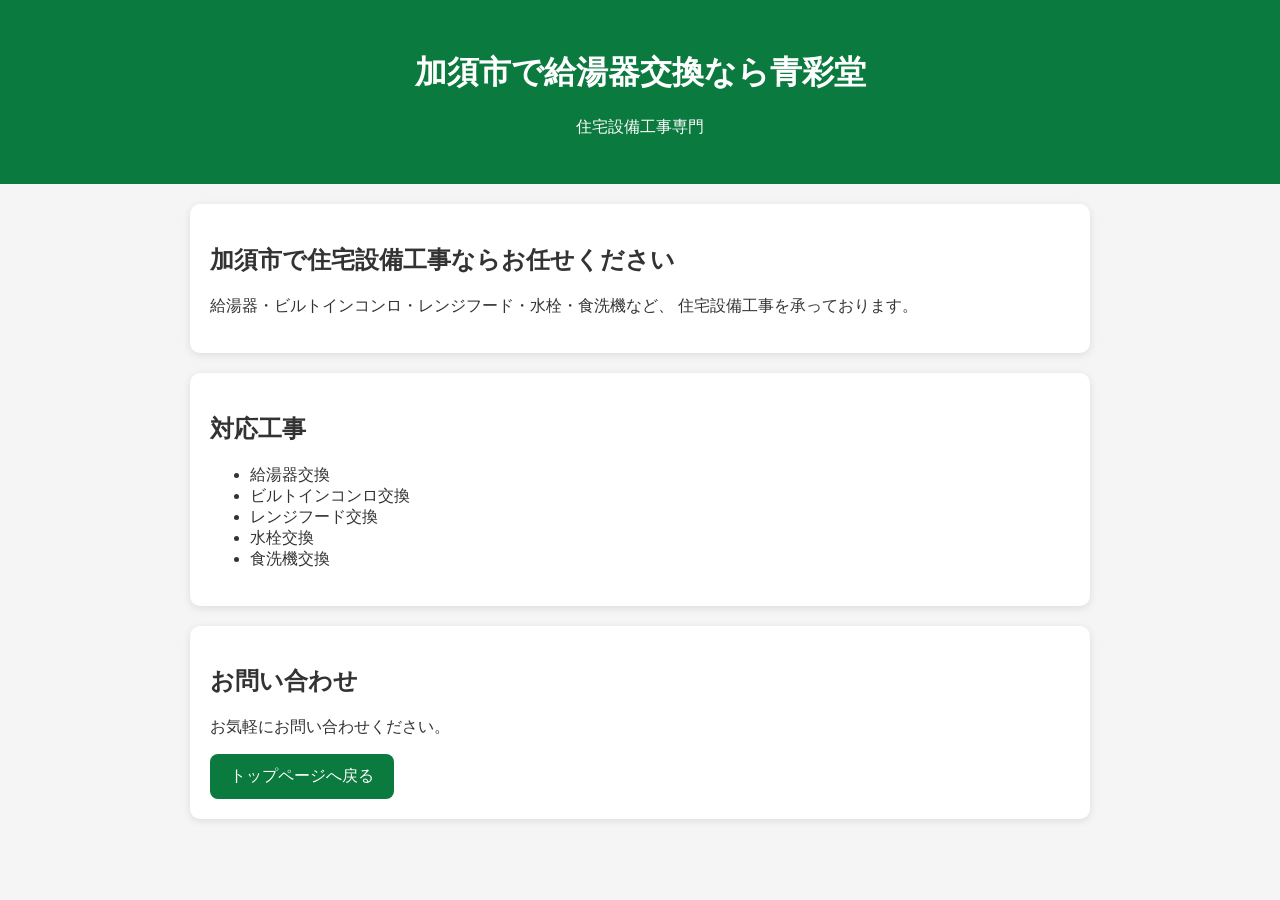
<file: kazo.html>
<!DOCTYPE html>
<html lang="ja">
<head>
<meta charset="UTF-8">
<meta name="viewport" content="width=device-width, initial-scale=1.0">

<title>加須市で給湯器交換なら青彩堂</title>

<meta name="description" content="加須市で給湯器・ビルトインコンロ・レンジフード・水栓・食洗機の交換なら青彩堂へ。お見積り無料、お気軽にご相談ください。">

<style>
body{
    font-family: "Yu Gothic", sans-serif;
    margin:0;
    background:#f5f5f5;
    color:#333;
}
header{
    background:#0b7a3e;
    color:white;
    text-align:center;
    padding:30px;
}
main{
    max-width:900px;
    margin:auto;
    padding:20px;
}
.card{
    background:white;
    padding:20px;
    margin-bottom:20px;
    border-radius:10px;
    box-shadow:0 2px 8px rgba(0,0,0,.1);
}
.btn{
    display:inline-block;
    background:#0b7a3e;
    color:white;
    text-decoration:none;
    padding:12px 20px;
    border-radius:8px;
}
</style>

</head>

<body>

<header>
<h1>加須市で給湯器交換なら青彩堂</h1>
<p>住宅設備工事専門</p>
</header>

<main>

<div class="card">
<h2>加須市で住宅設備工事ならお任せください</h2>

<p>
給湯器・ビルトインコンロ・レンジフード・水栓・食洗機など、
住宅設備工事を承っております。
</p>

</div>

<div class="card">

<h2>対応工事</h2>

<ul>
<li>給湯器交換</li>
<li>ビルトインコンロ交換</li>
<li>レンジフード交換</li>
<li>水栓交換</li>
<li>食洗機交換</li>
</ul>

</div>

<div class="card">

<h2>お問い合わせ</h2>

<p>お気軽にお問い合わせください。</p>

<a class="btn" href="index.html">トップページへ戻る</a>

</div>

</main>

</body>
</html>
</file>
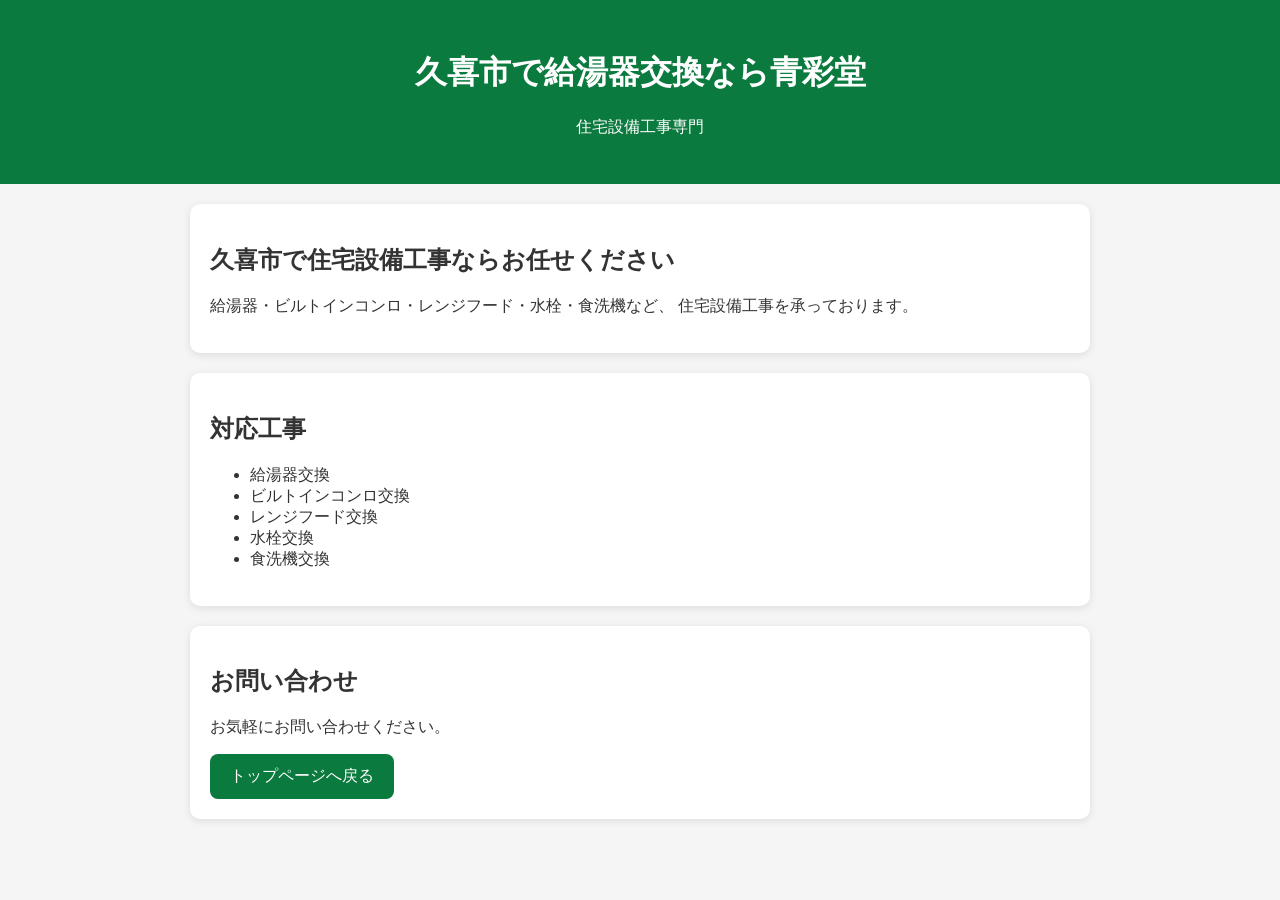
<file: kuki.html>
<!DOCTYPE html>
<html lang="ja">
<head>
<meta charset="UTF-8">
<meta name="viewport" content="width=device-width, initial-scale=1.0">

<title>久喜市で給湯器交換なら青彩堂</title>

<meta name="description" content="久喜市で給湯器・ビルトインコンロ・レンジフード・水栓・食洗機の交換なら青彩堂へ。お見積り無料、お気軽にご相談ください。">

<style>
body{
    font-family: "Yu Gothic", sans-serif;
    margin:0;
    background:#f5f5f5;
    color:#333;
}
header{
    background:#0b7a3e;
    color:white;
    text-align:center;
    padding:30px;
}
main{
    max-width:900px;
    margin:auto;
    padding:20px;
}
.card{
    background:white;
    padding:20px;
    margin-bottom:20px;
    border-radius:10px;
    box-shadow:0 2px 8px rgba(0,0,0,.1);
}
.btn{
    display:inline-block;
    background:#0b7a3e;
    color:white;
    text-decoration:none;
    padding:12px 20px;
    border-radius:8px;
}
</style>

</head>

<body>

<header>
<h1>久喜市で給湯器交換なら青彩堂</h1>
<p>住宅設備工事専門</p>
</header>

<main>

<div class="card">
<h2>久喜市で住宅設備工事ならお任せください</h2>

<p>
給湯器・ビルトインコンロ・レンジフード・水栓・食洗機など、
住宅設備工事を承っております。
</p>

</div>

<div class="card">

<h2>対応工事</h2>

<ul>
<li>給湯器交換</li>
<li>ビルトインコンロ交換</li>
<li>レンジフード交換</li>
<li>水栓交換</li>
<li>食洗機交換</li>
</ul>

</div>

<div class="card">

<h2>お問い合わせ</h2>

<p>お気軽にお問い合わせください。</p>

<a class="btn" href="index.html">トップページへ戻る</a>

</div>

</main>

</body>
</html>
</file>
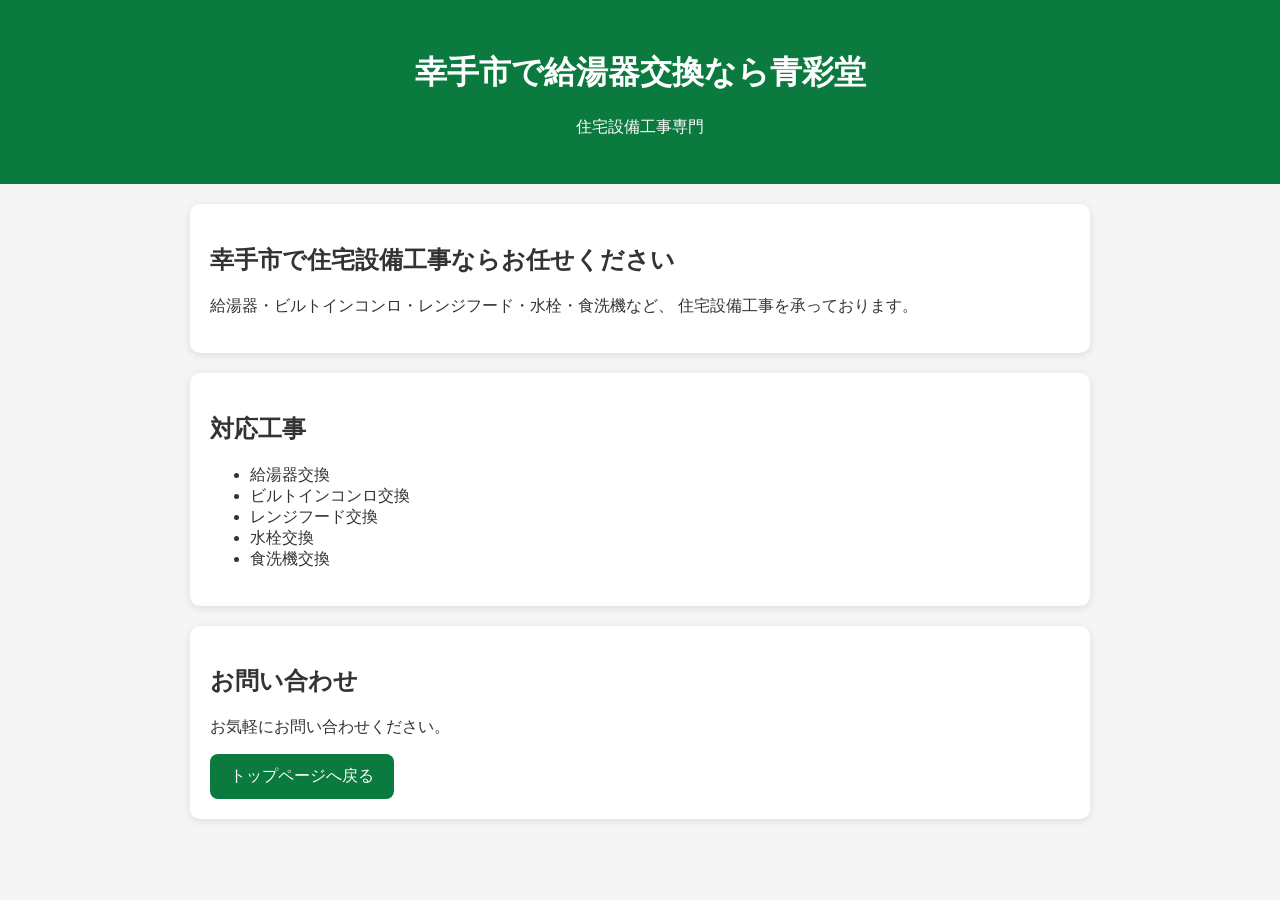
<file: satte.html>
<!DOCTYPE html>
<html lang="ja">
<head>
<meta charset="UTF-8">
<meta name="viewport" content="width=device-width, initial-scale=1.0">

<title>幸手市で給湯器交換なら青彩堂</title>

<meta name="description" content="幸手市で給湯器・ビルトインコンロ・レンジフード・水栓・食洗機の交換なら青彩堂へ。お見積り無料、お気軽にご相談ください。">

<style>
body{
    font-family: "Yu Gothic", sans-serif;
    margin:0;
    background:#f5f5f5;
    color:#333;
}
header{
    background:#0b7a3e;
    color:white;
    text-align:center;
    padding:30px;
}
main{
    max-width:900px;
    margin:auto;
    padding:20px;
}
.card{
    background:white;
    padding:20px;
    margin-bottom:20px;
    border-radius:10px;
    box-shadow:0 2px 8px rgba(0,0,0,.1);
}
.btn{
    display:inline-block;
    background:#0b7a3e;
    color:white;
    text-decoration:none;
    padding:12px 20px;
    border-radius:8px;
}
</style>

</head>

<body>

<header>
<h1>幸手市で給湯器交換なら青彩堂</h1>
<p>住宅設備工事専門</p>
</header>

<main>

<div class="card">
<h2>幸手市で住宅設備工事ならお任せください</h2>

<p>
給湯器・ビルトインコンロ・レンジフード・水栓・食洗機など、
住宅設備工事を承っております。
</p>

</div>

<div class="card">

<h2>対応工事</h2>

<ul>
<li>給湯器交換</li>
<li>ビルトインコンロ交換</li>
<li>レンジフード交換</li>
<li>水栓交換</li>
<li>食洗機交換</li>
</ul>

</div>

<div class="card">

<h2>お問い合わせ</h2>

<p>お気軽にお問い合わせください。</p>

<a class="btn" href="index.html">トップページへ戻る</a>

</div>

</main>

</body>
</html>
</file>
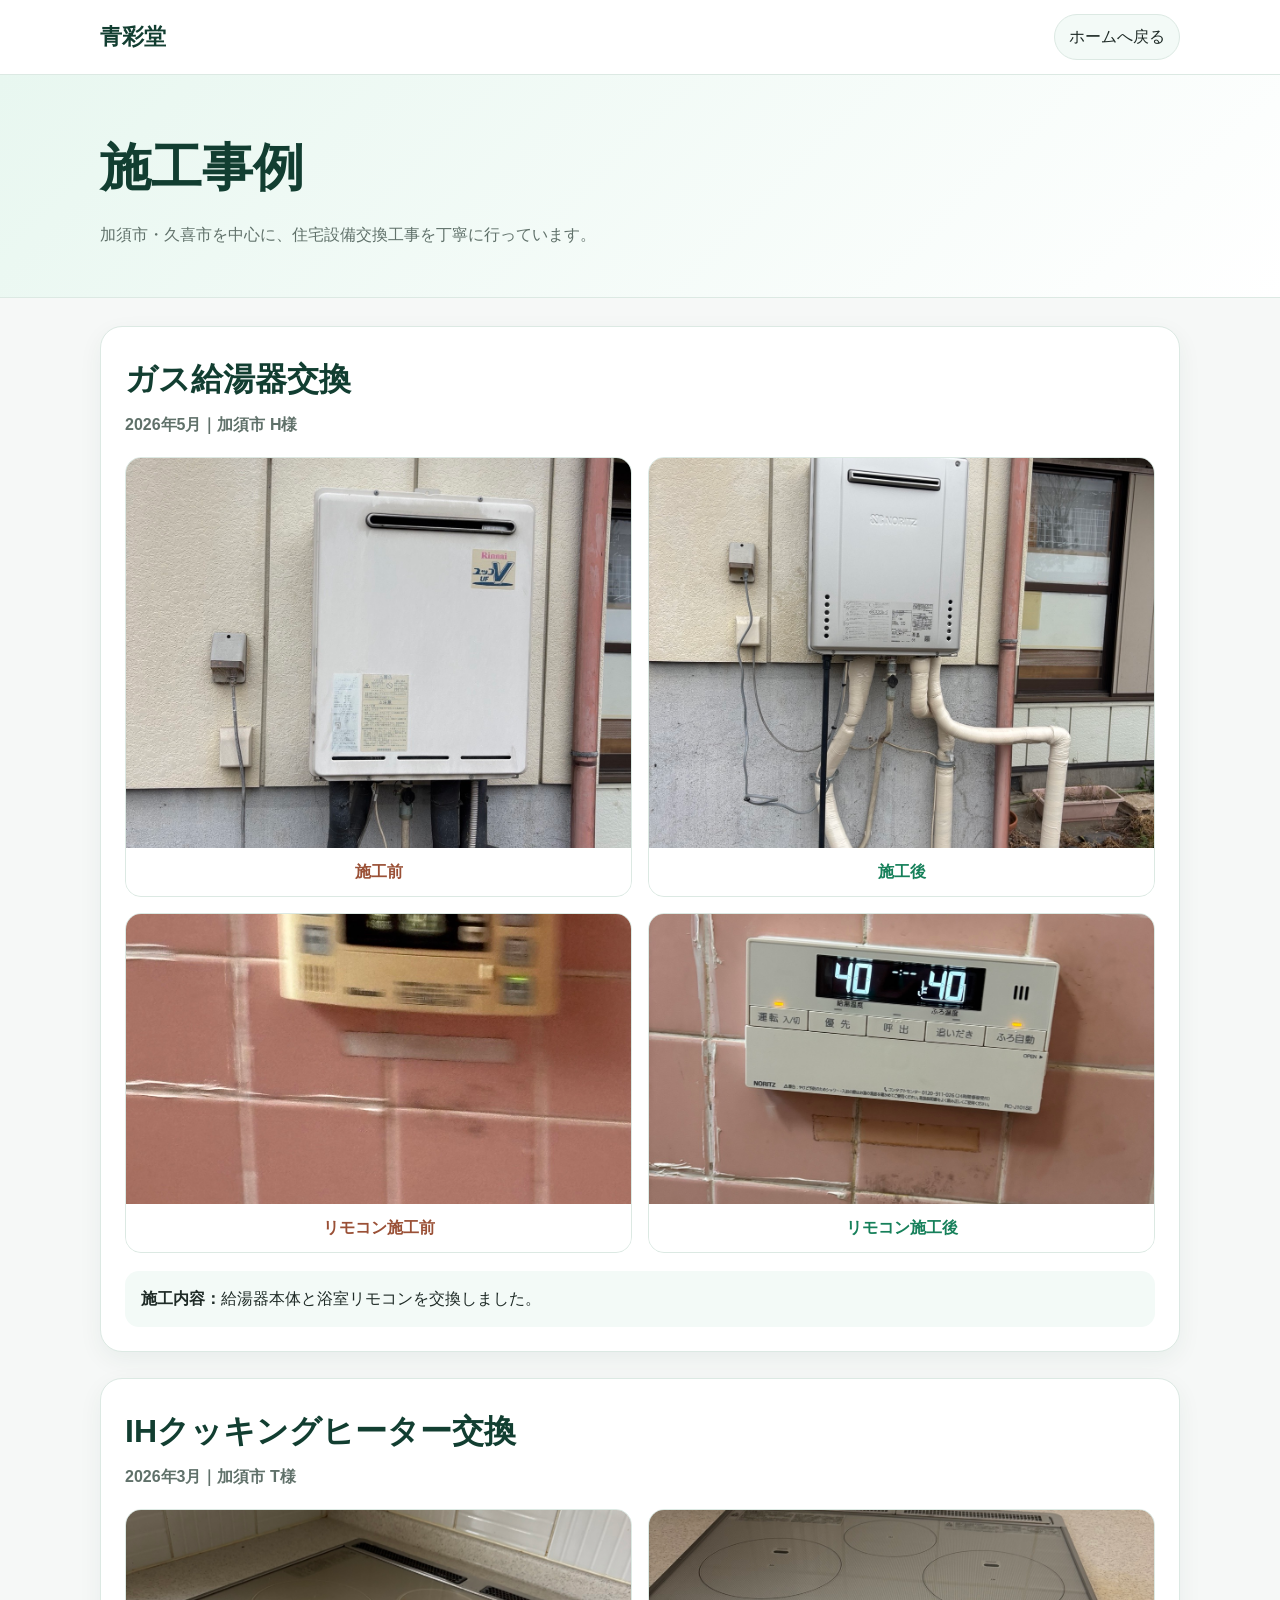
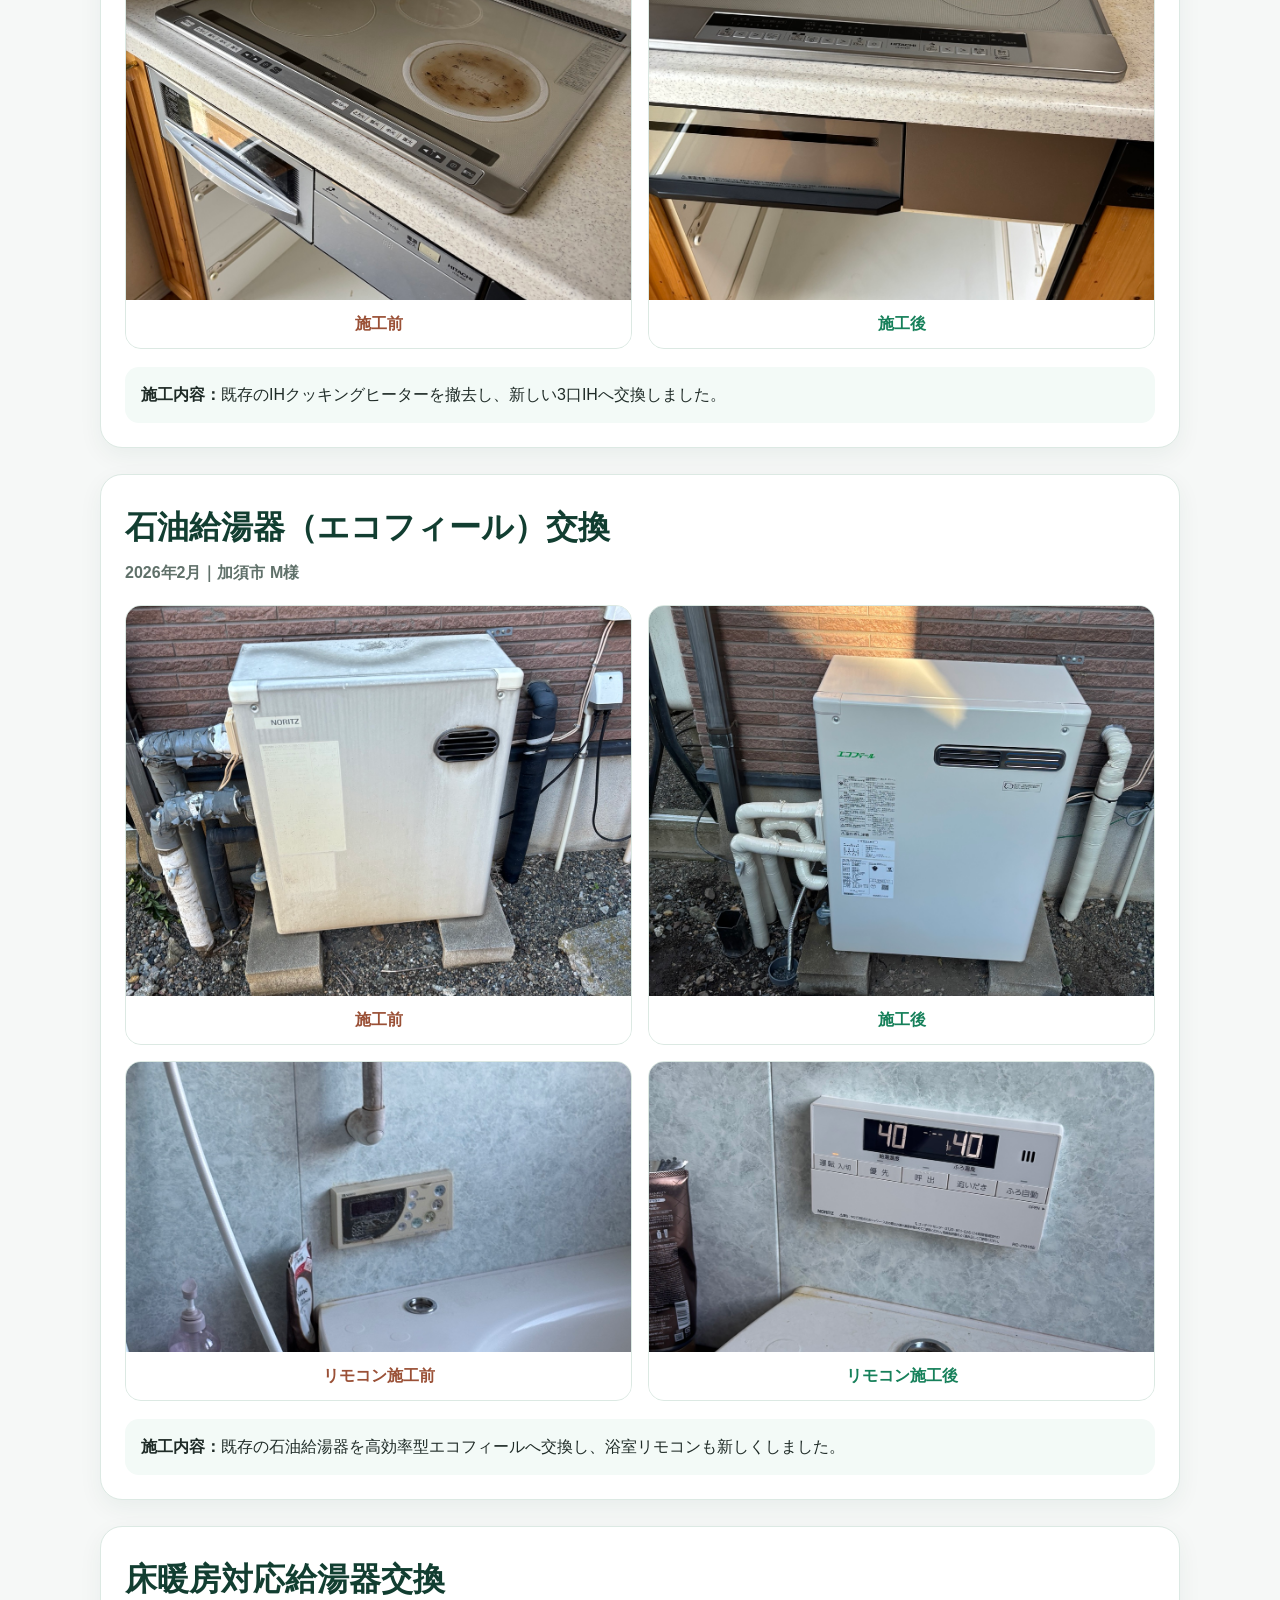
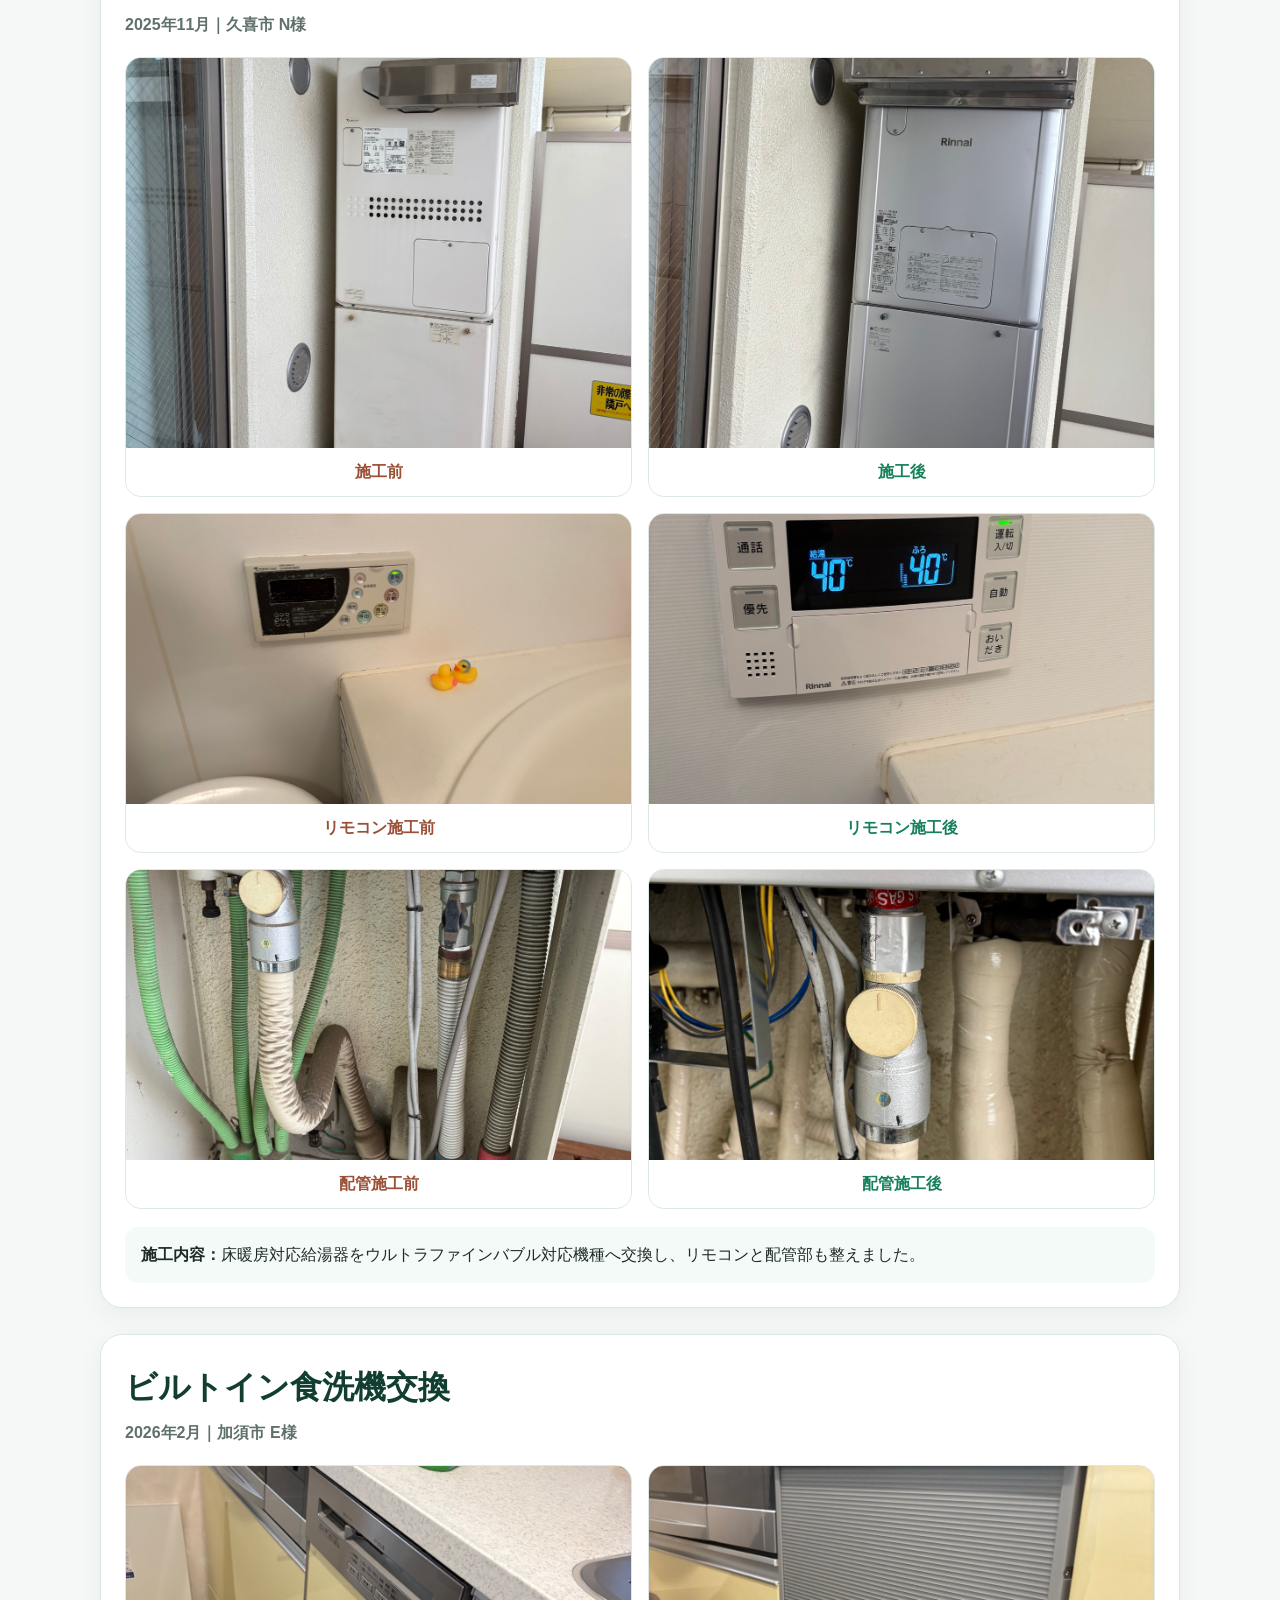
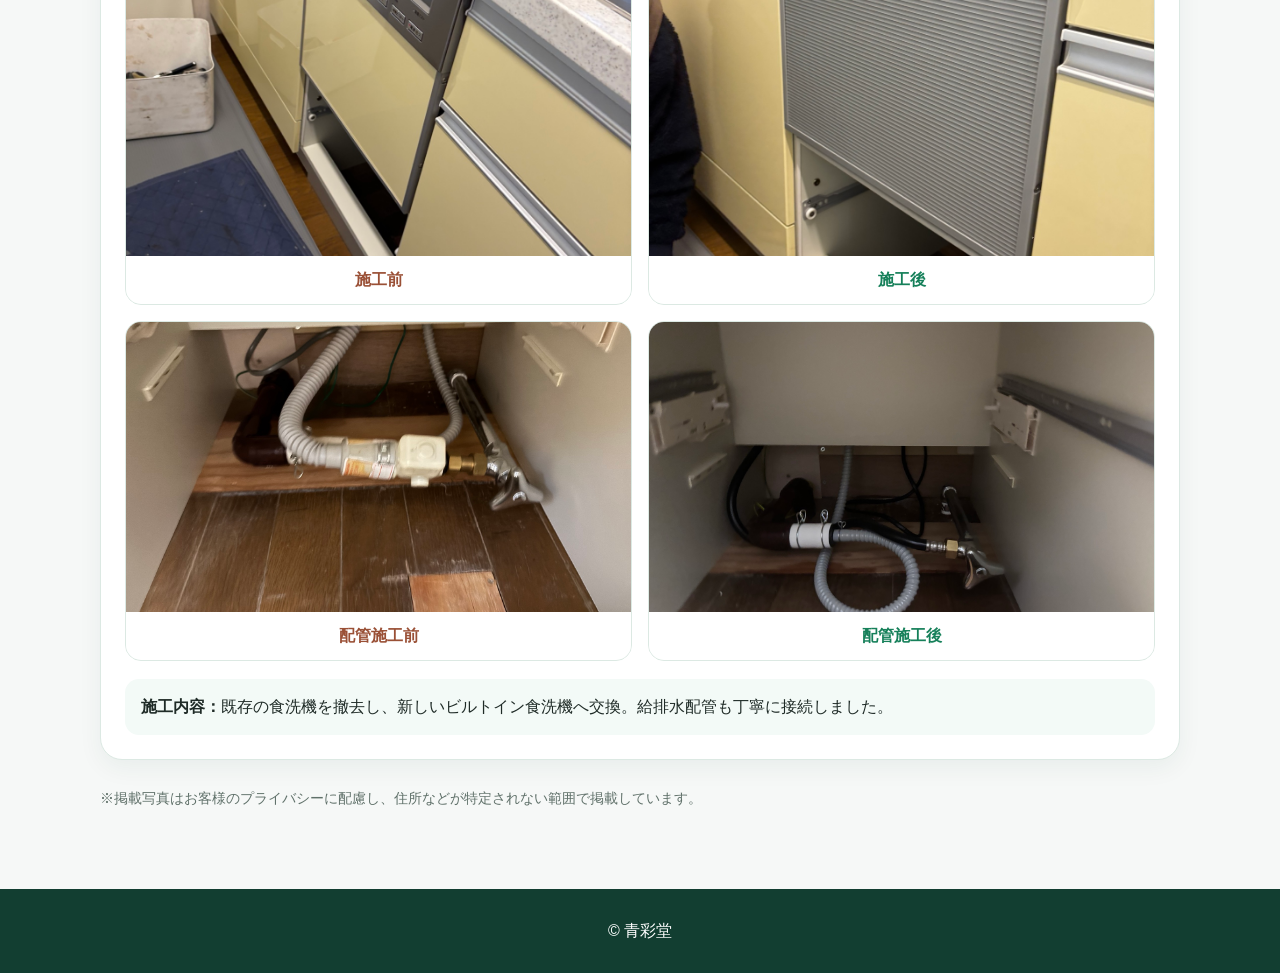
<file: works.html>
<!doctype html>
<html lang="ja">
<head>
  <meta charset="utf-8">
  <meta name="viewport" content="width=device-width, initial-scale=1">
  <title>施工事例｜青彩堂</title>
  <meta name="description" content="加須市・久喜市周辺の給湯器、IH、石油給湯器、床暖房対応給湯器、ビルトイン食洗機の施工事例です。">
  <style>
    :root{--green:#16805a;--deep:#123e31;--pale:#f3faf7;--line:#dce9e3;--text:#1f2b27;--muted:#60716a}
    *{box-sizing:border-box} body{margin:0;font-family:-apple-system,BlinkMacSystemFont,"Segoe UI","Noto Sans JP",sans-serif;color:var(--text);background:#f6f8f7;line-height:1.75}
    a{color:inherit}.site-header{background:#fff;border-bottom:1px solid var(--line);position:sticky;top:0;z-index:5}.header-inner{max-width:1120px;margin:auto;padding:14px 20px;display:flex;align-items:center;justify-content:space-between;gap:16px}.brand{font-weight:800;font-size:1.35rem;color:var(--deep);text-decoration:none}.back{padding:8px 14px;border:1px solid var(--line);border-radius:999px;text-decoration:none;background:var(--pale)}
    .hero{background:linear-gradient(135deg,#e8f7f0,#fff);border-bottom:1px solid var(--line)}.hero-inner{max-width:1120px;margin:auto;padding:48px 20px}.hero h1{margin:0 0 8px;font-size:clamp(2rem,5vw,3.2rem);color:var(--deep)}.hero p{margin:0;color:var(--muted)}
    main{max-width:1120px;margin:auto;padding:28px 20px 64px}.work{background:#fff;border:1px solid var(--line);border-radius:22px;padding:24px;margin:0 0 26px;box-shadow:0 8px 24px rgba(25,66,52,.06)}.work h2{margin:0;font-size:clamp(1.35rem,3vw,2rem);color:var(--deep)}.meta{margin:4px 0 18px;color:var(--muted);font-weight:600}.pair{display:grid;grid-template-columns:repeat(2,minmax(0,1fr));gap:16px}.extras{display:grid;grid-template-columns:repeat(2,minmax(0,1fr));gap:16px;margin-top:16px}.photo{margin:0;border:1px solid var(--line);border-radius:16px;overflow:hidden;background:#eef5f2}.photo img{width:100%;height:390px;object-fit:cover;display:block}.extras .photo img{height:290px}.photo figcaption{padding:10px 14px;font-weight:800;text-align:center;background:#fff}.before{color:#9a5036}.after{color:var(--green)}.point{margin:18px 0 0;padding:14px 16px;background:var(--pale);border-radius:14px}.note{font-size:.9rem;color:var(--muted);margin-top:8px}.site-footer{text-align:center;padding:28px 20px;background:var(--deep);color:#fff}
    @media(max-width:720px){.header-inner{padding:10px 14px}.hero-inner{padding:32px 16px}main{padding:18px 12px 48px}.work{padding:16px;border-radius:18px}.pair,.extras{grid-template-columns:1fr}.photo img,.extras .photo img{height:auto;max-height:none;object-fit:contain}.back{font-size:.9rem}}
  </style>
</head>
<body>
<header class="site-header"><div class="header-inner"><a class="brand" href="index.html">青彩堂</a><a class="back" href="index.html">ホームへ戻る</a></div></header>
<section class="hero"><div class="hero-inner"><h1>施工事例</h1><p>加須市・久喜市を中心に、住宅設備交換工事を丁寧に行っています。</p></div></section>
<main>
  <article class="work">
    <h2>ガス給湯器交換</h2><p class="meta">2026年5月｜加須市 H様</p>
    <div class="pair">
      <figure class="photo"><img src="assets/works/gas-before.jpg" alt="加須市H様 ガス給湯器交換前"><figcaption class="before">施工前</figcaption></figure>
      <figure class="photo"><img src="assets/works/gas-after.jpg" alt="加須市H様 ガス給湯器交換後"><figcaption class="after">施工後</figcaption></figure>
    </div>
    <div class="extras">
      <figure class="photo"><img src="assets/works/gas-remote-before.jpg" alt="浴室リモコン交換前"><figcaption class="before">リモコン施工前</figcaption></figure>
      <figure class="photo"><img src="assets/works/gas-remote-after.jpg" alt="浴室リモコン交換後"><figcaption class="after">リモコン施工後</figcaption></figure>
    </div>
    <p class="point"><strong>施工内容：</strong>給湯器本体と浴室リモコンを交換しました。</p>
  </article>

  <article class="work">
    <h2>IHクッキングヒーター交換</h2><p class="meta">2026年3月｜加須市 T様</p>
    <div class="pair">
      <figure class="photo"><img src="assets/works/ih-before.jpg" alt="加須市T様 IHクッキングヒーター交換前"><figcaption class="before">施工前</figcaption></figure>
      <figure class="photo"><img src="assets/works/ih-after.jpg" alt="加須市T様 IHクッキングヒーター交換後"><figcaption class="after">施工後</figcaption></figure>
    </div>
    <p class="point"><strong>施工内容：</strong>既存のIHクッキングヒーターを撤去し、新しい3口IHへ交換しました。</p>
  </article>

  <article class="work">
    <h2>石油給湯器（エコフィール）交換</h2><p class="meta">2026年2月｜加須市 M様</p>
    <div class="pair">
      <figure class="photo"><img src="assets/works/oil-before.jpg" alt="加須市M様 石油給湯器交換前"><figcaption class="before">施工前</figcaption></figure>
      <figure class="photo"><img src="assets/works/oil-after.jpg" alt="加須市M様 石油給湯器交換後"><figcaption class="after">施工後</figcaption></figure>
    </div>
    <div class="extras">
      <figure class="photo"><img src="assets/works/oil-remote-before.jpg" alt="石油給湯器リモコン交換前"><figcaption class="before">リモコン施工前</figcaption></figure>
      <figure class="photo"><img src="assets/works/oil-remote-after.jpg" alt="石油給湯器リモコン交換後"><figcaption class="after">リモコン施工後</figcaption></figure>
    </div>
    <p class="point"><strong>施工内容：</strong>既存の石油給湯器を高効率型エコフィールへ交換し、浴室リモコンも新しくしました。</p>
  </article>

  <article class="work">
    <h2>床暖房対応給湯器交換</h2><p class="meta">2025年11月｜久喜市 N様</p>
    <div class="pair">
      <figure class="photo"><img src="assets/works/floor-before.jpg" alt="久喜市N様 床暖房対応給湯器交換前"><figcaption class="before">施工前</figcaption></figure>
      <figure class="photo"><img src="assets/works/floor-after.jpg" alt="久喜市N様 床暖房対応給湯器交換後"><figcaption class="after">施工後</figcaption></figure>
    </div>
    <div class="extras">
      <figure class="photo"><img src="assets/works/floor-remote-before.jpg" alt="床暖房対応給湯器 浴室リモコン交換前"><figcaption class="before">リモコン施工前</figcaption></figure>
      <figure class="photo"><img src="assets/works/floor-remote-after.jpg" alt="床暖房対応給湯器 浴室リモコン交換後"><figcaption class="after">リモコン施工後</figcaption></figure>
      <figure class="photo"><img src="assets/works/floor-pipe-before.jpg" alt="床暖房対応給湯器 配管施工前"><figcaption class="before">配管施工前</figcaption></figure>
      <figure class="photo"><img src="assets/works/floor-pipe-after.jpg" alt="床暖房対応給湯器 配管施工後"><figcaption class="after">配管施工後</figcaption></figure>
    </div>
    <p class="point"><strong>施工内容：</strong>床暖房対応給湯器をウルトラファインバブル対応機種へ交換し、リモコンと配管部も整えました。</p>
  </article>

  <article class="work">
    <h2>ビルトイン食洗機交換</h2><p class="meta">2026年2月｜加須市 E様</p>
    <div class="pair">
      <figure class="photo"><img src="assets/works/dishwasher-before.jpg" alt="加須市E様 ビルトイン食洗機交換前"><figcaption class="before">施工前</figcaption></figure>
      <figure class="photo"><img src="assets/works/dishwasher-after.jpg" alt="加須市E様 ビルトイン食洗機交換後"><figcaption class="after">施工後</figcaption></figure>
    </div>
    <div class="extras">
      <figure class="photo"><img src="assets/works/dishwasher-pipe-before.jpg" alt="ビルトイン食洗機 配管施工前"><figcaption class="before">配管施工前</figcaption></figure>
      <figure class="photo"><img src="assets/works/dishwasher-pipe-after.jpg" alt="ビルトイン食洗機 配管施工後"><figcaption class="after">配管施工後</figcaption></figure>
    </div>
    <p class="point"><strong>施工内容：</strong>既存の食洗機を撤去し、新しいビルトイン食洗機へ交換。給排水配管も丁寧に接続しました。</p>
  </article>
  <p class="note">※掲載写真はお客様のプライバシーに配慮し、住所などが特定されない範囲で掲載しています。</p>
</main>
<footer class="site-footer">© 青彩堂</footer>
</body>
</html>
</file>
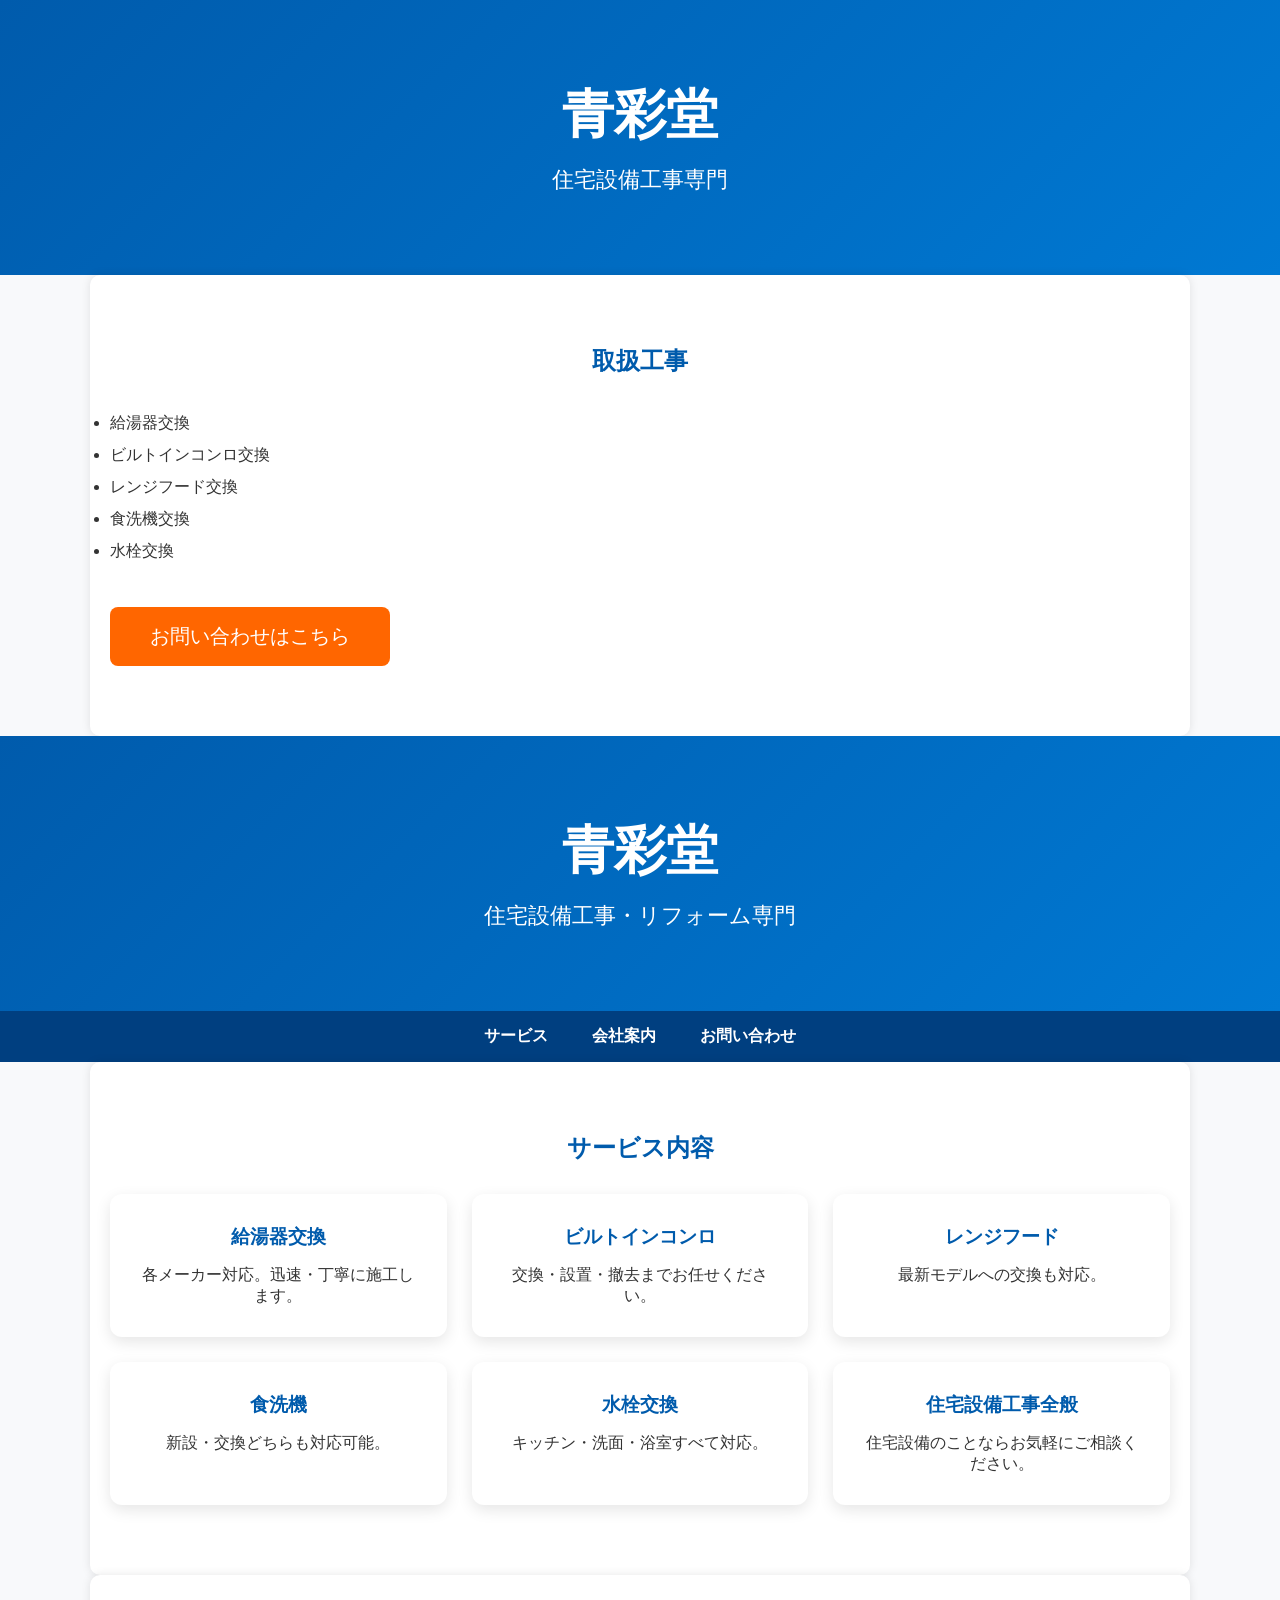
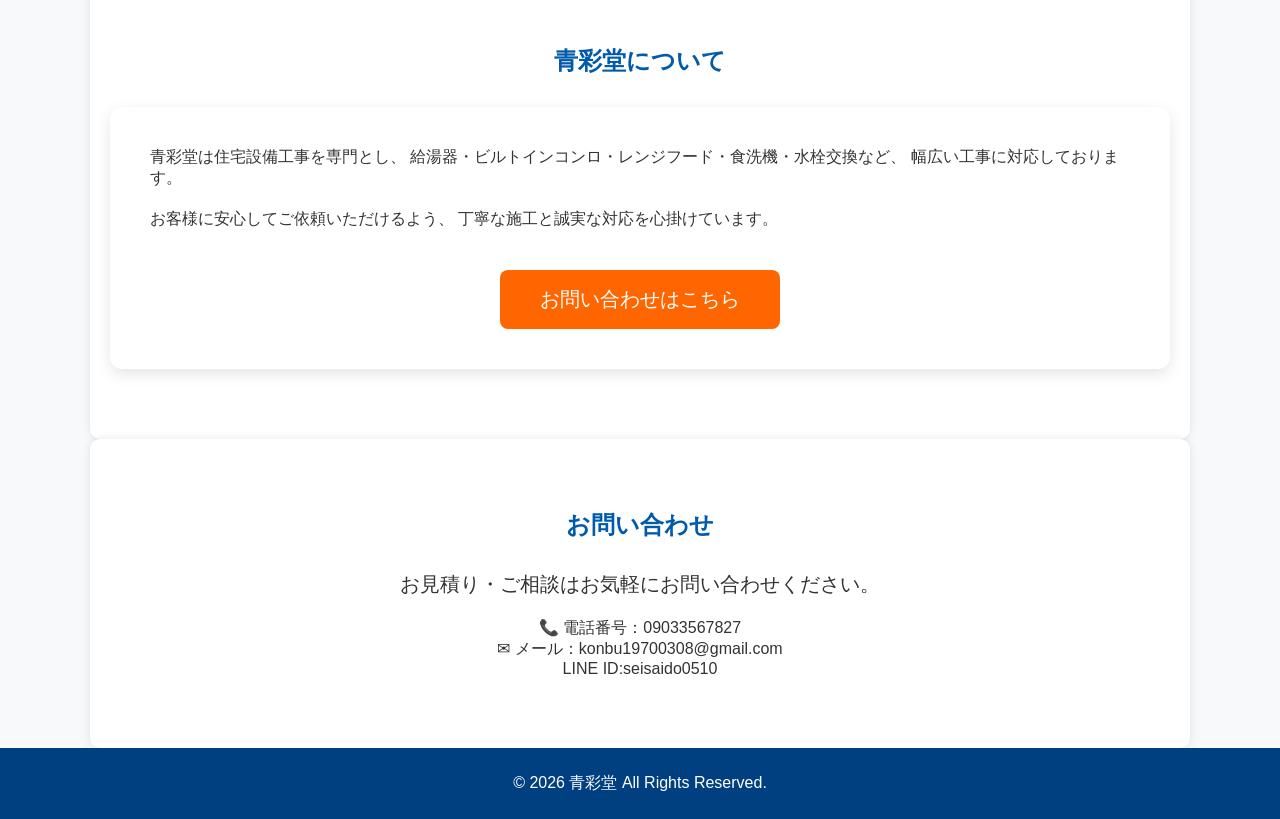
<file: 青彩堂.html>
<!DOCTYPE html>
<!-- saved from url=(0152)file:///C:/Users/user/OneDrive/%E3%83%87%E3%82%B9%E3%82%AF%E3%83%88%E3%83%83%E3%83%97/%E3%83%9B%E3%83%BC%E3%83%A0%E3%83%9A%E3%83%BC%E3%82%B8/index.html# -->
<html lang="ja"><head><meta http-equiv="Content-Type" content="text/html; charset=UTF-8">



<meta name="viewport" content="width=device-width, initial-scale=1.0">

<title>青彩堂</title>

<style>

body{

    margin:0;

    font-family:"Yu Gothic",sans-serif;

    background:#f5f5f5;

}

header{

    background:#004a99;

    color:white;

    text-align:center;

    padding:50px 20px;

}

header h1{

    font-size:48px;

    margin:0;

}

header p{

    font-size:20px;

}

section{

    max-width:1000px;

    margin:30px auto;

    background:white;

    padding:30px;

    border-radius:10px;

    box-shadow:0 0 10px rgba(0,0,0,.1);

}

h2{

    color:#004a99;

}

ul{

    line-height:2;

}

.button{

    display:inline-block;

    background:#ff6600;

    color:white;

    padding:15px 30px;

    text-decoration:none;

    border-radius:8px;

    font-size:20px;

}

</style>

</head>

<body>

<header>

<h1>青彩堂</h1>

<p>住宅設備工事専門</p>

</header>

<section>

<h2>取扱工事</h2>

<ul>

<li>給湯器交換</li>

<li>ビルトインコンロ交換</li>

<li>レンジフード交換</li>

<li>食洗機交換</li>

<li>水栓交換</li>

</ul>

<a href="file:///C:/Users/user/OneDrive/%E3%83%87%E3%82%B9%E3%82%AF%E3%83%88%E3%83%83%E3%83%97/%E3%83%9B%E3%83%BC%E3%83%A0%E3%83%9A%E3%83%BC%E3%82%B8/index.html#" class="button">お問い合わせはこちら</a>

</section>



</body></html
<!DOCTYPE html>
<html lang="ja">
<head>
<meta charset="UTF-8">
<meta name="viewport" content="width=device-width, initial-scale=1.0">
<title>青彩堂 | 住宅設備工事専門</title>

<style>
*{
    margin:0;
    padding:0;
    box-sizing:border-box;
}

body{
    font-family:"Yu Gothic","Meiryo",sans-serif;
    background:#f8f9fb;
    color:#333;
}

header{
    background:linear-gradient(135deg,#005bac,#0079d3);
    color:#fff;
    text-align:center;
    padding:80px 20px;
}

header h1{
    font-size:52px;
    margin-bottom:15px;
}

header p{
    font-size:22px;
}

nav{
    background:#003f80;
    text-align:center;
    padding:15px;
}

nav a{
    color:white;
    text-decoration:none;
    margin:0 20px;
    font-weight:bold;
}

section{
    max-width:1100px;
    margin:auto;
    padding:70px 20px;
}

h2{
    color:#005bac;
    margin-bottom:30px;
    text-align:center;
}

.cards{
    display:grid;
    grid-template-columns:repeat(auto-fit,minmax(250px,1fr));
    gap:25px;
}

.card{
    background:white;
    border-radius:12px;
    box-shadow:0 5px 15px rgba(0,0,0,.1);
    padding:30px;
    text-align:center;
}

.card h3{
    color:#005bac;
    margin-bottom:15px;
}

.about{
    background:white;
    border-radius:12px;
    padding:40px;
    box-shadow:0 5px 15px rgba(0,0,0,.1);
}

.button{
    display:inline-block;
    margin-top:40px;
    padding:16px 40px;
    background:#ff6600;
    color:white;
    text-decoration:none;
    border-radius:8px;
    font-size:20px;
}

.button:hover{
    background:#e65100;
}

footer{
    background:#003f80;
    color:white;
    text-align:center;
    padding:25px;
}
</style>

</head>

<body>

<header>
<h1>青彩堂</h1>
<p>住宅設備工事・リフォーム専門</p>
</header>

<nav>
<a href="#service">サービス</a>
<a href="#about">会社案内</a>
<a href="#contact">お問い合わせ</a>
</nav>

<section id="service">
<h2>サービス内容</h2>

<div class="cards">

<div class="card">
<h3>給湯器交換</h3>
<p>各メーカー対応。迅速・丁寧に施工します。</p>
</div>

<div class="card">
<h3>ビルトインコンロ</h3>
<p>交換・設置・撤去までお任せください。</p>
</div>

<div class="card">
<h3>レンジフード</h3>
<p>最新モデルへの交換も対応。</p>
</div>

<div class="card">
<h3>食洗機</h3>
<p>新設・交換どちらも対応可能。</p>
</div>

<div class="card">
<h3>水栓交換</h3>
<p>キッチン・洗面・浴室すべて対応。</p>
</div>

<div class="card">
<h3>住宅設備工事全般</h3>
<p>住宅設備のことならお気軽にご相談ください。</p>
</div>

</div>
</section>

<section id="about">
<h2>青彩堂について</h2>

<div class="about">
<p>
青彩堂は住宅設備工事を専門とし、
給湯器・ビルトインコンロ・レンジフード・食洗機・水栓交換など、
幅広い工事に対応しております。
</p>

<p style="margin-top:20px;">
お客様に安心してご依頼いただけるよう、
丁寧な施工と誠実な対応を心掛けています。
</p>

<div style="text-align:center;">
<a href="#contact" class="button">お問い合わせはこちら</a>
</div>

</div>
</section>

<section id="contact">
<h2>お問い合わせ</h2>

<p style="text-align:center;font-size:20px;">
お見積り・ご相談はお気軽にお問い合わせください。
</p>

<p style="text-align:center;margin-top:20px;">
📞 電話番号：09033567827<br>
✉ メール：konbu19700308@gmail.com<br>
LINE ID:seisaido0510
</p>

</section>

<footer>
© 2026 青彩堂 All Rights Reserved.
</footer>

</body>
</html>
</file>
<file: margherita-game/style.css>
*{box-sizing:border-box}
html,body{margin:0;min-height:100%;font-family:"Yu Gothic","Meiryo",sans-serif;background:#fff7ef;color:#3b2a1e}
header{background:linear-gradient(135deg,#8b5a2b,#d08b45);color:#fff;text-align:center;padding:18px 12px}
header h1{font-size:clamp(21px,5vw,36px);margin:0}
header p{margin:8px 0 0}
main{width:min(100%,920px);margin:auto;padding:14px}
.scoreboard{display:grid;grid-template-columns:repeat(5,1fr);gap:8px;margin-bottom:12px}
.scoreboard div{background:#fff;border:2px solid #d7a678;border-radius:14px;text-align:center;padding:8px 4px;font-weight:bold;color:#8b5a2b}
.scoreboard strong{display:block;font-size:clamp(17px,4vw,27px)}
#life{letter-spacing:1px}
.game-shell{overflow:hidden;border:4px solid #8b5a2b;border-radius:18px;background:#fff;box-shadow:0 7px 20px rgba(0,0,0,.17)}
#gameCanvas{display:block;width:100%;height:auto;touch-action:manipulation}
.controls{display:flex;justify-content:center;gap:14px;flex-wrap:wrap;margin-top:17px}
button{min-width:190px;border:0;border-radius:999px;padding:14px 25px;font-size:18px;font-weight:bold;cursor:pointer;color:#fff;background:#ff8c12;box-shadow:0 4px 0 #c96700}
button.sub{background:#6a7f8a;box-shadow:0 4px 0 #40535c}
button:active{transform:translateY(3px)}
.help,.message{text-align:center}
.message{font-weight:bold;color:#8b5a2b;min-height:1.5em}
footer{text-align:center;padding:18px;color:#7b6b60}
@media(max-width:700px){
  main{padding:8px}
  .scoreboard{grid-template-columns:repeat(2,1fr);gap:6px}
  .scoreboard div:last-child{grid-column:1 / -1}
  button{width:100%;max-width:340px}
}

.player-panel{display:flex;justify-content:center;align-items:center;gap:10px;margin:14px 0 4px;font-weight:bold;color:#8b5a2b}
.player-panel input{width:min(260px,70vw);padding:11px 14px;border:2px solid #d7a678;border-radius:12px;font-size:17px;background:#fff}
button.rank-btn{background:#c39200;box-shadow:0 4px 0 #8d6900}
.ranking-panel{display:none;position:fixed;inset:0;z-index:50;background:rgba(0,0,0,.58);align-items:center;justify-content:center;padding:18px}
.ranking-panel.open{display:flex}
.ranking-card{position:relative;width:min(92vw,480px);background:#fffdf8;border:5px solid #d7a678;border-radius:24px;padding:24px;box-shadow:0 16px 45px rgba(0,0,0,.35)}
.ranking-card h2{text-align:center;color:#8b5a2b;margin:0 0 18px;font-size:28px}
.ranking-card ol{margin:0;padding-left:34px}
.ranking-card li{margin:9px 0;padding:10px 12px;border-radius:10px;background:#fff2df;font-size:18px;font-weight:bold}
.ranking-card li:nth-child(1){background:#fff3a6}
.ranking-card li:nth-child(2){background:#ececec}
.ranking-card li:nth-child(3){background:#f2c49a}
.close-ranking{position:absolute;top:8px;right:10px;min-width:42px;width:42px;height:42px;padding:0;border-radius:50%;font-size:28px;background:#8b5a2b;box-shadow:none}
.reset-ranking{display:block;margin:20px auto 0;background:#a44a4a;box-shadow:0 4px 0 #6e2d2d}

.character-select{margin:16px 0;padding:16px;background:#fff;border:3px solid #d7a678;border-radius:18px}
.character-select h2{text-align:center;margin:0 0 14px;color:#8b5a2b;font-size:clamp(20px,4vw,28px)}
.character-grid{display:grid;grid-template-columns:repeat(3,1fr);gap:12px}
.character-card{min-width:0;padding:12px 8px;border:3px solid #e5c49f;border-radius:16px;background:#fffaf3;color:#5d3b20;box-shadow:0 4px 0 #cba67c;display:flex;flex-direction:column;align-items:center;gap:6px}
.character-card img{width:90px;height:90px;object-fit:cover;border-radius:50%;border:4px solid #fff;box-shadow:0 3px 10px rgba(0,0,0,.18)}
.character-card strong{font-size:18px}
.character-card span{font-size:13px}
.character-card.selected{border-color:#ff8c12;background:#fff1d8;transform:translateY(-3px);box-shadow:0 7px 0 #d97700}
.selected-character-text{text-align:center;margin:14px 0 0;font-weight:bold;color:#8b5a2b}
@media(max-width:650px){
  .character-grid{grid-template-columns:1fr}
  .character-card{flex-direction:row;justify-content:flex-start;text-align:left}
  .character-card img{width:72px;height:72px;flex:0 0 auto}
}

.opening-screen{position:fixed;inset:0;z-index:100;background:linear-gradient(135deg,#f7d8b0,#d08b45);display:flex;align-items:center;justify-content:center;padding:20px;transition:opacity .5s ease,visibility .5s ease}
.opening-screen.hide{opacity:0;visibility:hidden;pointer-events:none}
.opening-card{width:min(92vw,560px);background:rgba(255,255,255,.95);border:6px solid #8b5a2b;border-radius:30px;padding:34px 24px;text-align:center;box-shadow:0 20px 60px rgba(0,0,0,.3);animation:openingPop .7s ease}
.opening-logo{font-size:76px;animation:logoBounce 1.1s infinite alternate}
.opening-card h2{font-size:clamp(30px,7vw,48px);color:#8b5a2b;margin:8px 0}
.opening-card p{font-size:18px;color:#5b4637}
@keyframes openingPop{from{transform:scale(.7);opacity:0}to{transform:scale(1);opacity:1}}
@keyframes logoBounce{from{transform:translateY(0) rotate(-4deg)}to{transform:translateY(-12px) rotate(4deg)}}
button.jump-btn{background:#12a05c;box-shadow:0 4px 0 #08763f}
button.bgm-btn{background:#9b4fc3;box-shadow:0 4px 0 #663184}
.season-panel{display:flex;justify-content:center;align-items:center;gap:7px;flex-wrap:wrap;margin:14px 0 2px;font-weight:bold;color:#8b5a2b}
.season-btn{min-width:auto;padding:9px 13px;font-size:14px;background:#b98b62;box-shadow:0 3px 0 #7f5b3b}
.season-btn.selected{background:#ff8c12;transform:translateY(-2px)}
@media(max-width:650px){
  #jumpButton{position:sticky;bottom:10px;z-index:12;font-size:22px;padding:18px 26px}
}

.stage-select{margin:16px 0;padding:16px;background:#fff;border:3px solid #9bc1e6;border-radius:18px}
.stage-select h2{text-align:center;margin:0 0 14px;color:#355c7d;font-size:clamp(20px,4vw,28px)}
.stage-grid{display:grid;grid-template-columns:repeat(5,1fr);gap:10px}
.stage-card{min-width:0;padding:12px 8px;border:3px solid #c9dcef;border-radius:15px;background:#f7fbff;color:#355c7d;box-shadow:0 4px 0 #9db8d2;display:flex;flex-direction:column;align-items:center;gap:5px;font-size:28px}
.stage-card strong{font-size:13px}
.stage-card.selected{border-color:#ff8c12;background:#fff1d8;transform:translateY(-3px);box-shadow:0 7px 0 #d97700}
.selected-stage-text{text-align:center;margin:12px 0 0;font-weight:bold;color:#355c7d}
.weather-panel,.status-strip{display:flex;justify-content:center;gap:18px;align-items:center;flex-wrap:wrap;margin:10px 0;padding:10px;border-radius:12px;background:#fff;border:2px solid #d7a678;font-weight:bold}
button.achievement-btn{background:#3c8d6f;box-shadow:0 4px 0 #26614d}
button.photo-btn{background:#d05c86;box-shadow:0 4px 0 #913b5c}
.achievement-list{list-style:none;padding:0;margin:0}
.achievement-list li{padding:10px 12px;margin:8px 0;border-radius:10px;background:#eee;color:#777;font-weight:bold}
.achievement-list li.unlocked{background:#fff1a8;color:#8b5a2b}
.photo-card{width:min(95vw,860px)}
#photoCanvas{display:block;width:100%;height:auto;border:3px solid #d7a678;border-radius:14px;background:#fff}
@media(max-width:750px){
  .stage-grid{grid-template-columns:repeat(2,1fr)}
  .stage-grid .stage-card:last-child{grid-column:1/-1}
}

.mode-select{margin:16px 0;padding:16px;background:linear-gradient(135deg,#fffaf3,#f4dfc8);border:3px solid #c5905a;border-radius:20px}
.mode-select h2{text-align:center;margin:0 0 14px;color:#7a4c2b}
.mode-grid{display:grid;grid-template-columns:repeat(3,1fr);gap:12px}
.mode-card{min-width:0;padding:14px 10px;border:3px solid #dab58f;border-radius:16px;background:#fff;color:#5b3a24;box-shadow:0 4px 0 #b88759;display:flex;flex-direction:column;align-items:center;gap:5px}
.mode-card.selected{border-color:#ff8c12;background:#fff1d8;transform:translateY(-3px);box-shadow:0 7px 0 #d97700}
.mode-icon{font-size:34px}
.mode-card strong{font-size:17px}
.mode-card small{font-size:12px}
.selected-mode-text{text-align:center;margin:12px 0 0;font-weight:bold;color:#7a4c2b}
.player2-panel{display:flex;justify-content:center;align-items:center;gap:10px;flex-wrap:wrap;margin:12px 0;padding:12px;background:#fff;border:2px solid #b8a0d8;border-radius:14px;font-weight:bold}
.player2-panel input,.player2-panel select{padding:10px 12px;border:2px solid #b8a0d8;border-radius:10px;font-size:16px;background:#fff}
.player2-panel.hidden,.dual-hud.hidden{display:none}
.dual-hud{display:grid;grid-template-columns:1fr auto 1fr;gap:10px;align-items:center;margin:10px 0;padding:10px;border-radius:15px;background:#fff;border:3px solid #d7a678}
.dual-player{display:flex;justify-content:space-between;align-items:center;padding:10px 14px;border-radius:12px;font-weight:bold}
.dual-player.one{background:#dff1ff;color:#225b88}
.dual-player.two{background:#ffe1ef;color:#8f315d}
.dual-player strong{font-size:26px}
.dual-center{font-weight:bold;color:#8b5a2b}

.opening-screen{background:
radial-gradient(circle at 20% 20%,rgba(255,255,255,.55),transparent 28%),
linear-gradient(135deg,#6f4326,#d39555 48%,#fff0d2)}
.opening-screen::before,.opening-screen::after{content:"";position:absolute;inset:0;pointer-events:none}
.opening-screen::before{background-image:radial-gradient(circle,#fff 0 2px,transparent 3px);background-size:55px 55px;opacity:.25;animation:openingStars 8s linear infinite}
.opening-card{background:linear-gradient(180deg,rgba(255,255,255,.98),rgba(255,247,235,.96));border:8px double #8b5a2b;overflow:hidden}
.opening-card::before{content:"GRAND OPEN";display:block;margin:-34px -24px 18px;padding:11px;background:#8b5a2b;color:#fff;font-weight:bold;letter-spacing:4px}
.opening-logo{filter:drop-shadow(0 8px 8px rgba(0,0,0,.2))}
@keyframes openingStars{from{transform:translateY(0)}to{transform:translateY(55px)}}

@media(max-width:700px){
  .mode-grid{grid-template-columns:1fr}
  .dual-hud{grid-template-columns:1fr}
  .dual-center{text-align:center}
}

/* Ver.9.2：ゲーム画面内スタートボタン */
.game-shell{
  position:relative;
}

.start-on-screen{
  position:absolute;
  left:50%;
  bottom:24px;
  transform:translateX(-50%);
  z-index:20;
  min-width:250px;
  padding:17px 34px;
  border:none;
  border-radius:999px;
  background:linear-gradient(180deg,#ff9f27,#ff7a00);
  color:#fff;
  font-size:clamp(19px,4vw,25px);
  font-weight:bold;
  box-shadow:0 6px 0 #bd5700,0 10px 22px rgba(0,0,0,.22);
  cursor:pointer;
}

.start-on-screen:hover{
  transform:translateX(-50%) scale(1.04);
}

.start-on-screen:active{
  transform:translateX(-50%) translateY(4px);
  box-shadow:0 2px 0 #bd5700;
}

.solo-character-note{
  margin:12px 0 4px;
  text-align:center;
  font-weight:bold;
  color:#2f6d48;
  background:#e9fff0;
  border:2px solid #93d5a8;
  border-radius:10px;
  padding:9px 12px;
}


/* 完成版：スタート前は中央、スタート後はゲーム枠外の右下 */
.game-shell{
  position:relative;
  overflow:visible;
}

/* スタート前 */
.start-on-screen{
  position:absolute;
  left:50%;
  top:50%;
  bottom:auto;
  right:auto;
  transform:translate(-50%,-50%);
  z-index:30;

  min-width:270px;
  padding:18px 36px;
  border:none;
  border-radius:999px;

  background:linear-gradient(180deg,#ffa52f,#ff7600);
  color:#fff;
  font-size:clamp(21px,4vw,28px);
  font-weight:bold;
  box-shadow:0 7px 0 #bb5400,0 13px 30px rgba(0,0,0,.28);
  cursor:pointer;
  transition:
    width .25s ease,
    min-width .25s ease,
    padding .25s ease,
    font-size .25s ease,
    transform .25s ease,
    left .25s ease,
    top .25s ease,
    right .25s ease,
    bottom .25s ease;
}

.start-on-screen:hover{
  transform:translate(-50%,-50%) scale(1.04);
}

.start-on-screen:active{
  transform:translate(-50%,-50%) translateY(4px);
  box-shadow:0 3px 0 #bb5400;
}

/* スタート後：ゲーム枠の外、画面右下へ小さく移動 */
body.game-started .start-on-screen{
  position:fixed;
  left:auto;
  top:auto;
  right:18px;
  bottom:18px;
  transform:none;

  min-width:0;
  width:102px;
  height:58px;
  padding:8px 10px;
  border-radius:18px;

  font-size:14px;
  line-height:1.15;
  box-shadow:0 4px 0 #bb5400,0 7px 16px rgba(0,0,0,.22);
  z-index:999;
}

body.game-started .start-on-screen:hover{
  transform:scale(1.04);
}

body.game-started .start-on-screen:active{
  transform:translateY(3px);
  box-shadow:0 1px 0 #bb5400;
}

@media(max-width:650px){
  .start-on-screen{
    min-width:230px;
    padding:16px 25px;
  }

  body.game-started .start-on-screen{
    right:10px;
    bottom:10px;
    width:88px;
    height:52px;
    font-size:12px;
  }
}
</file>
